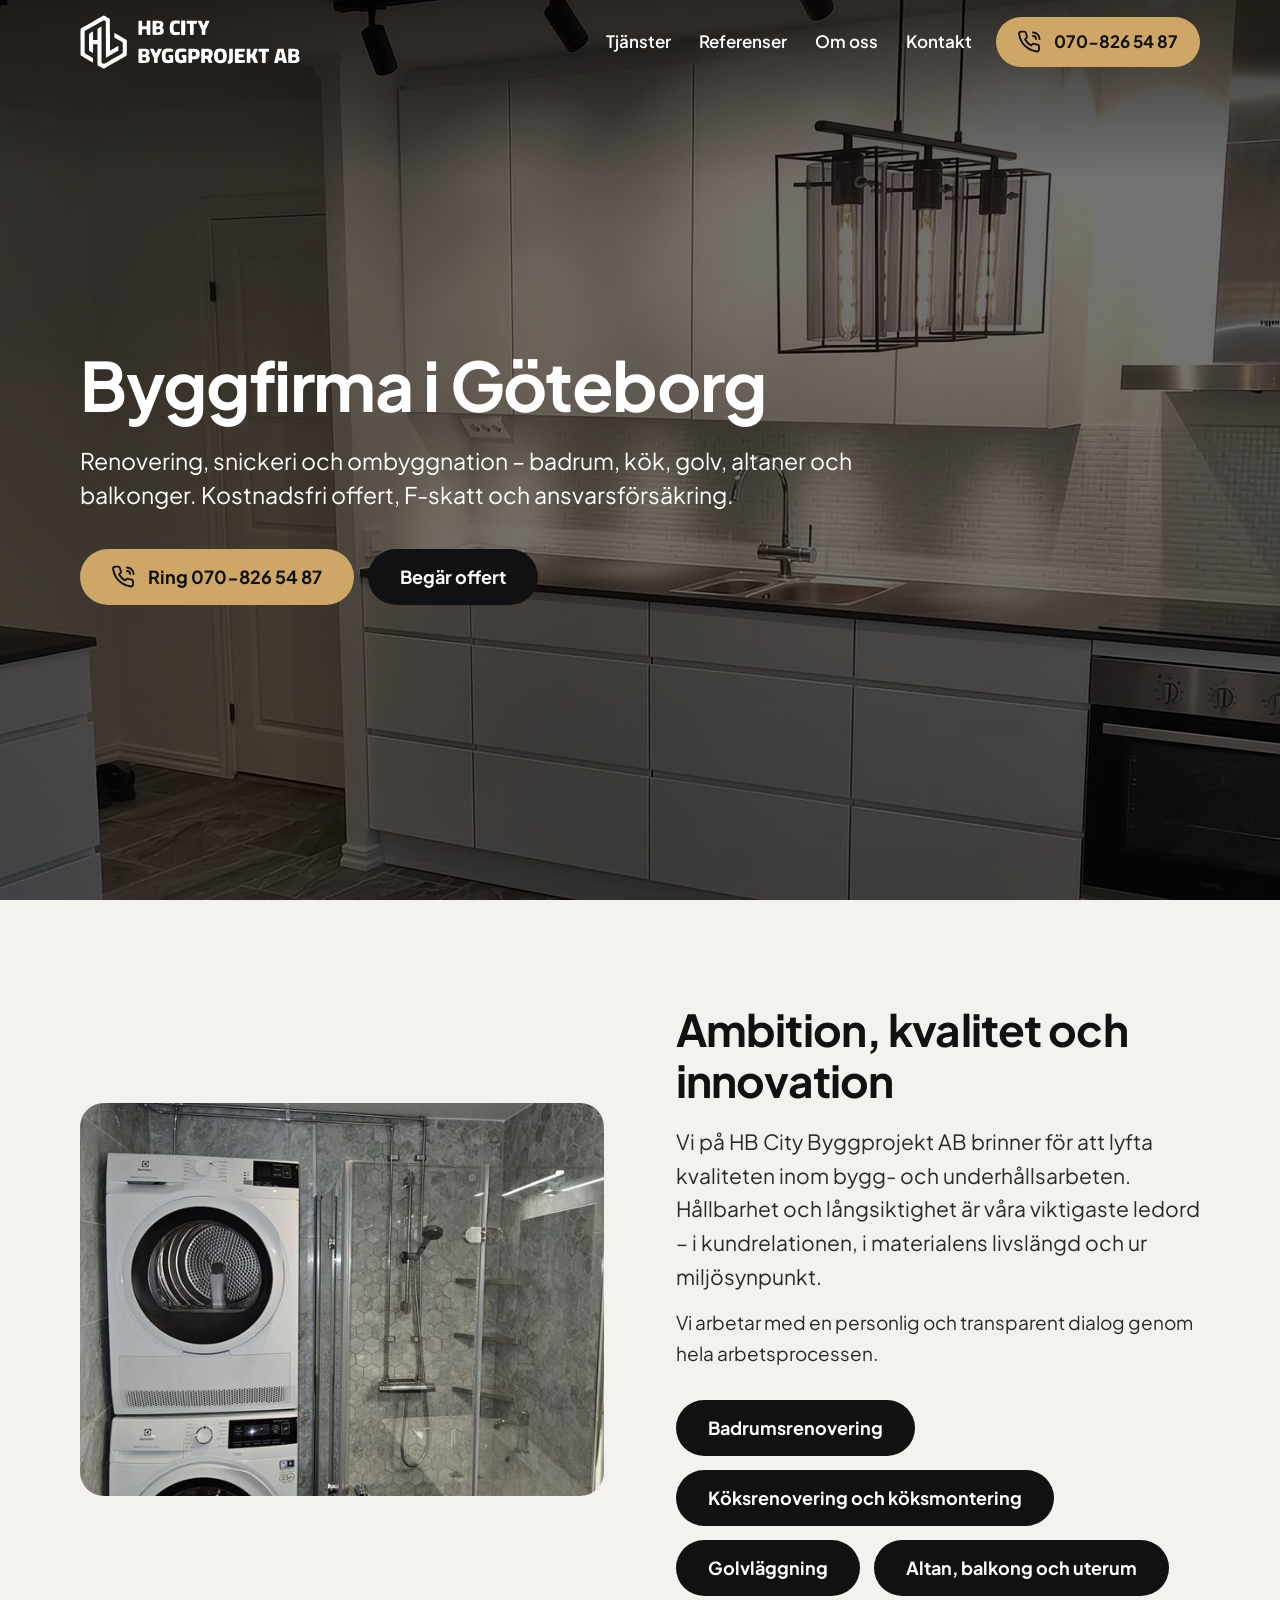
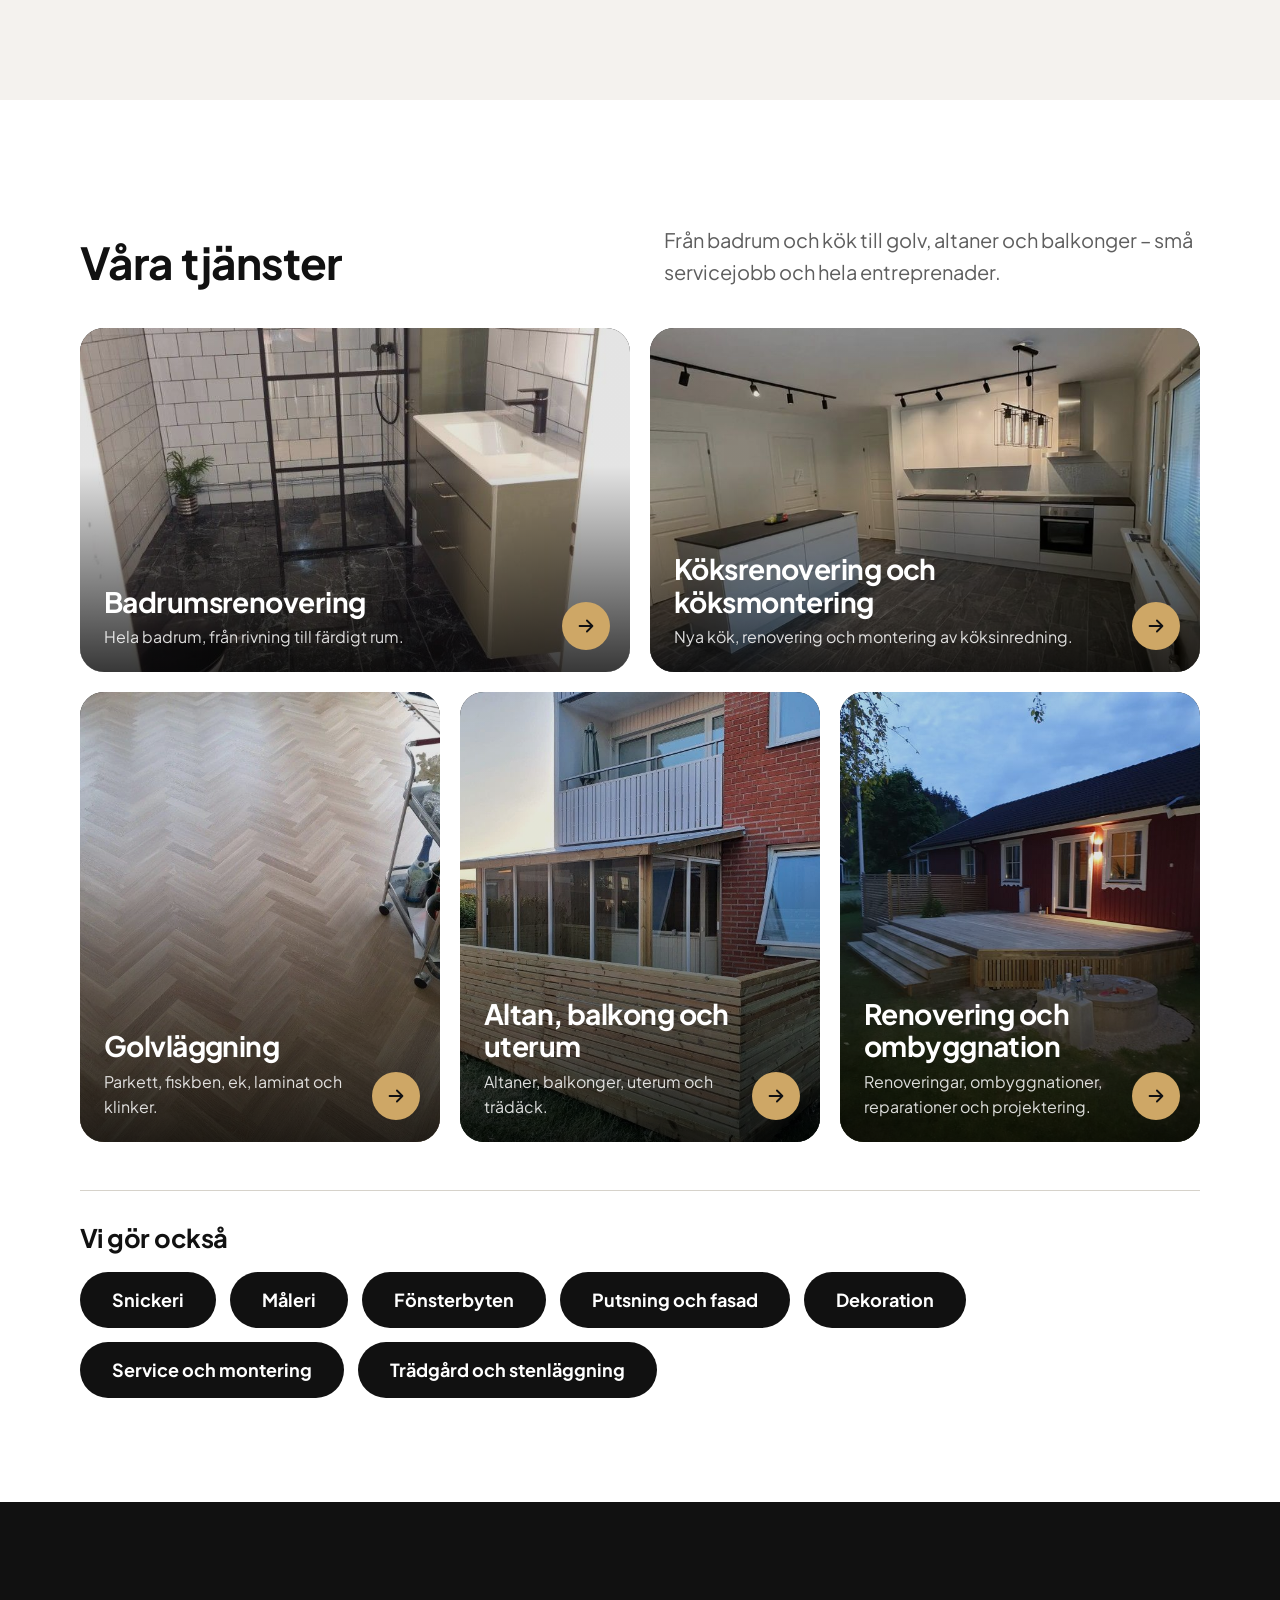
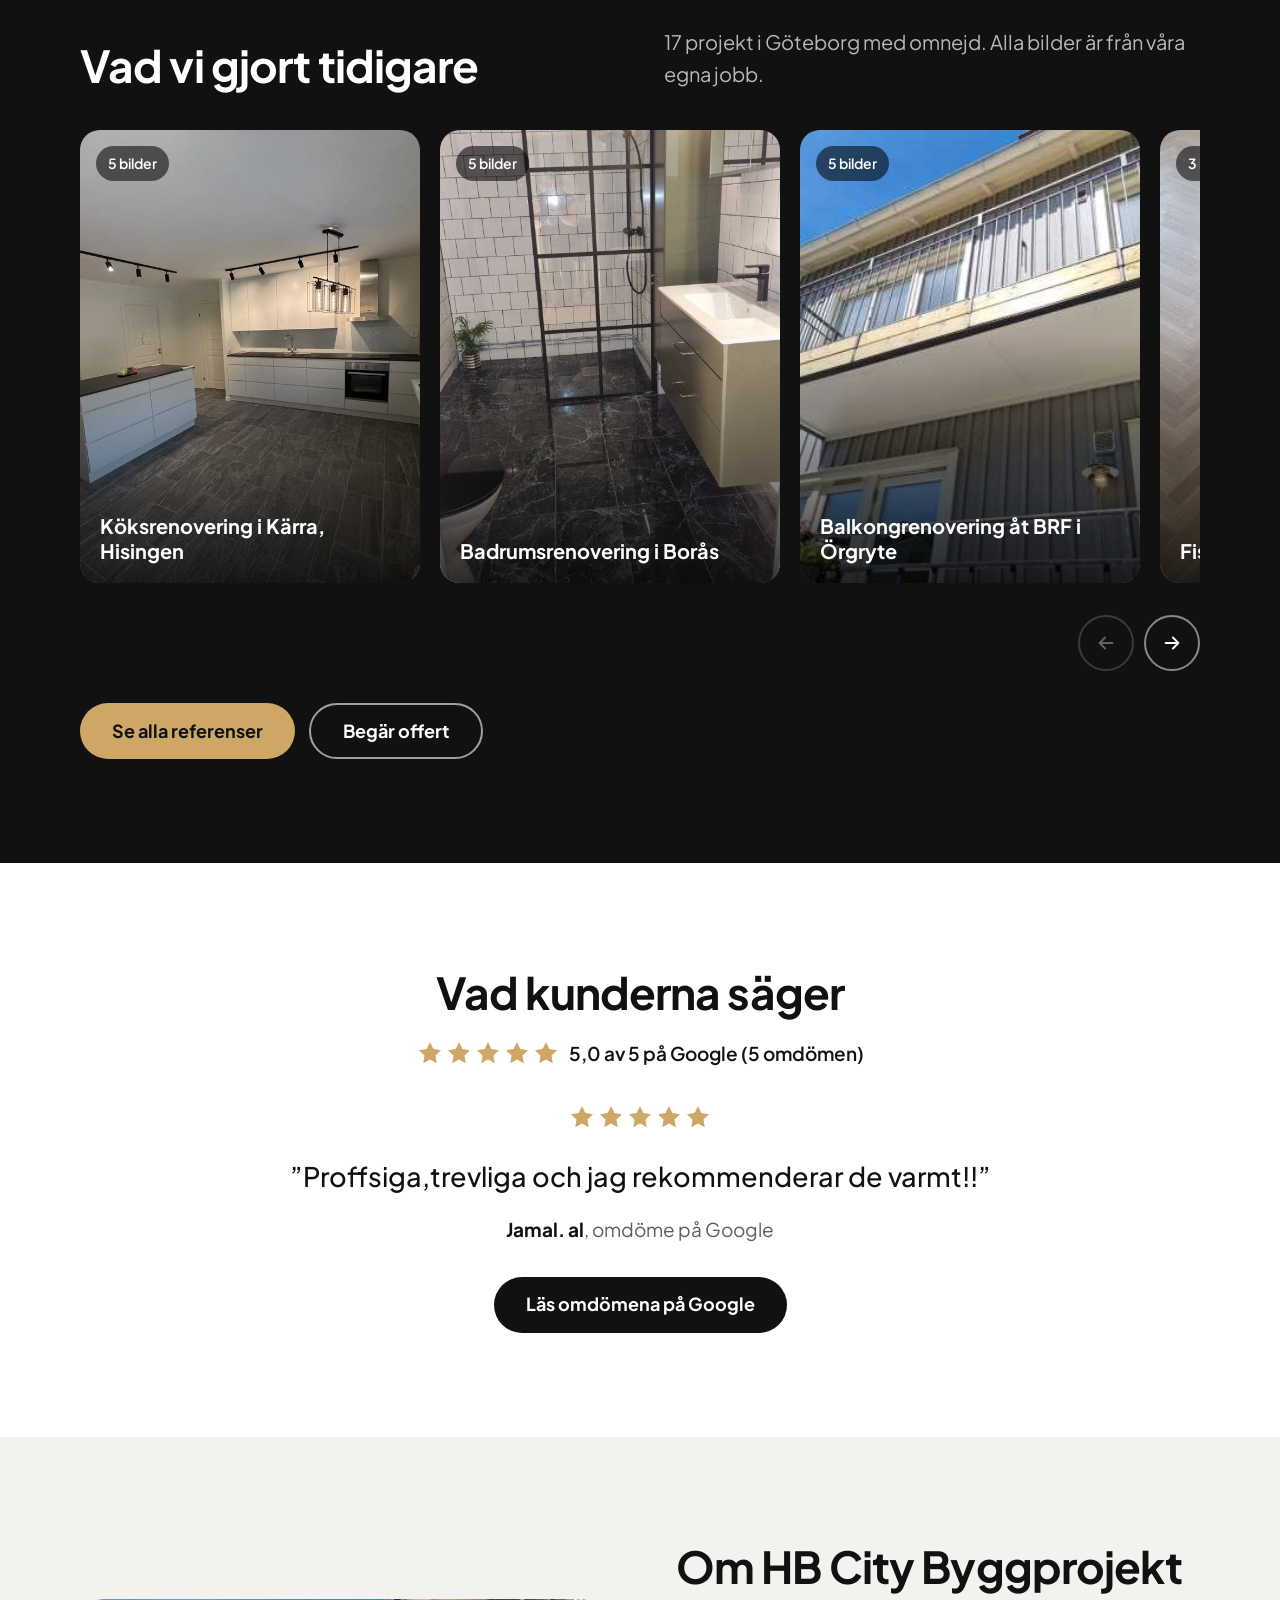
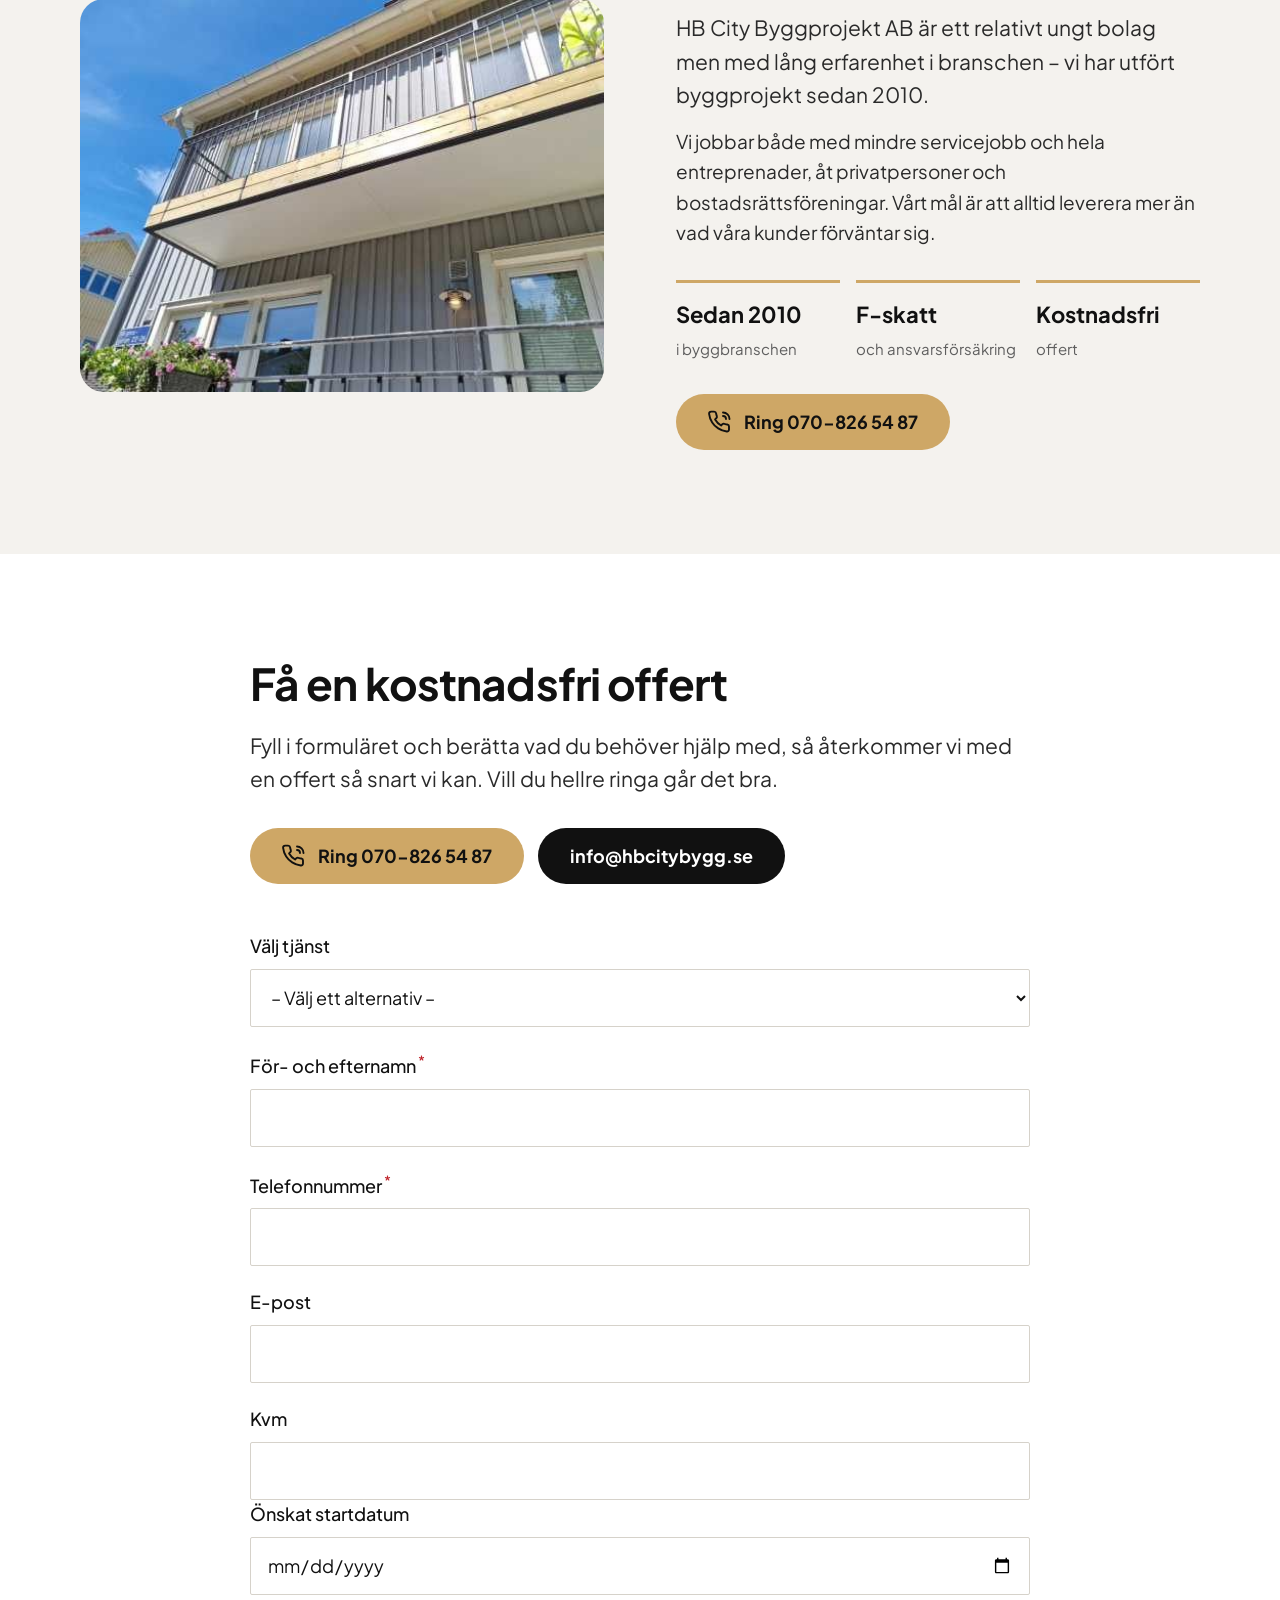
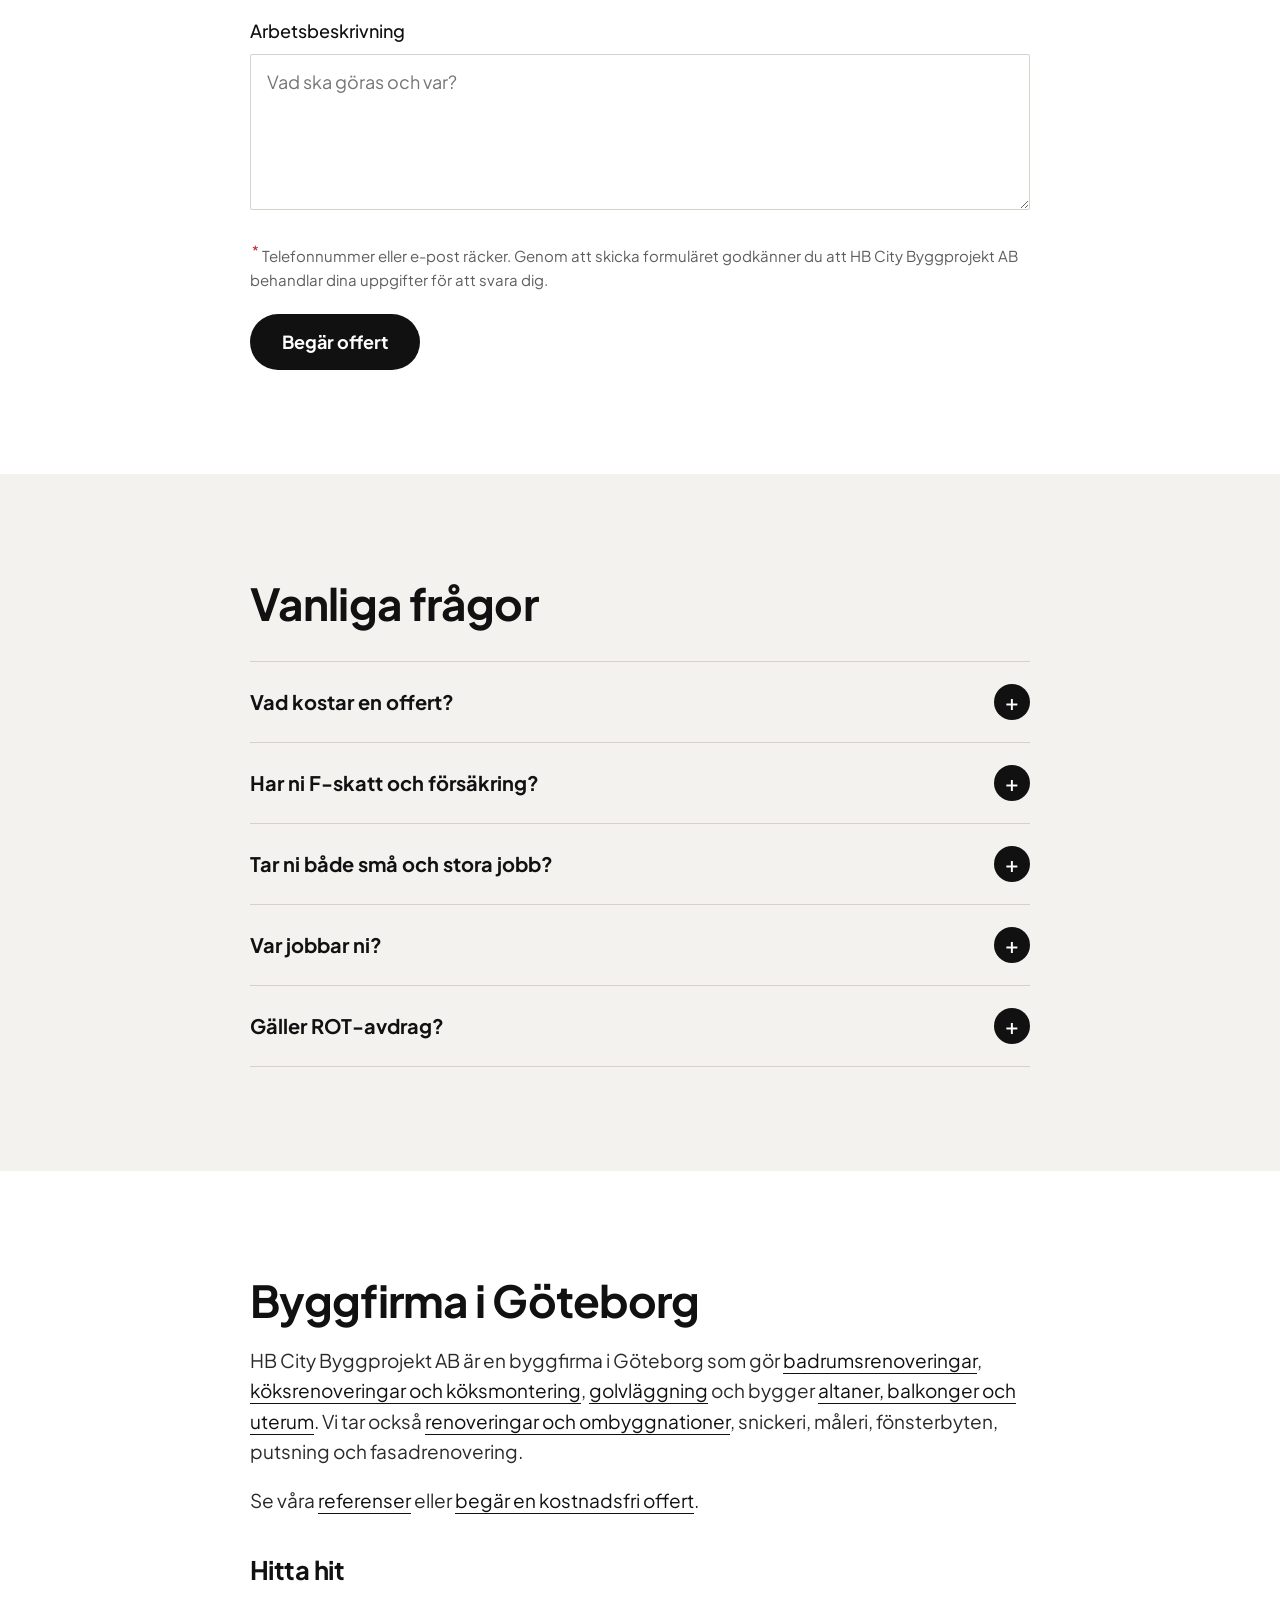
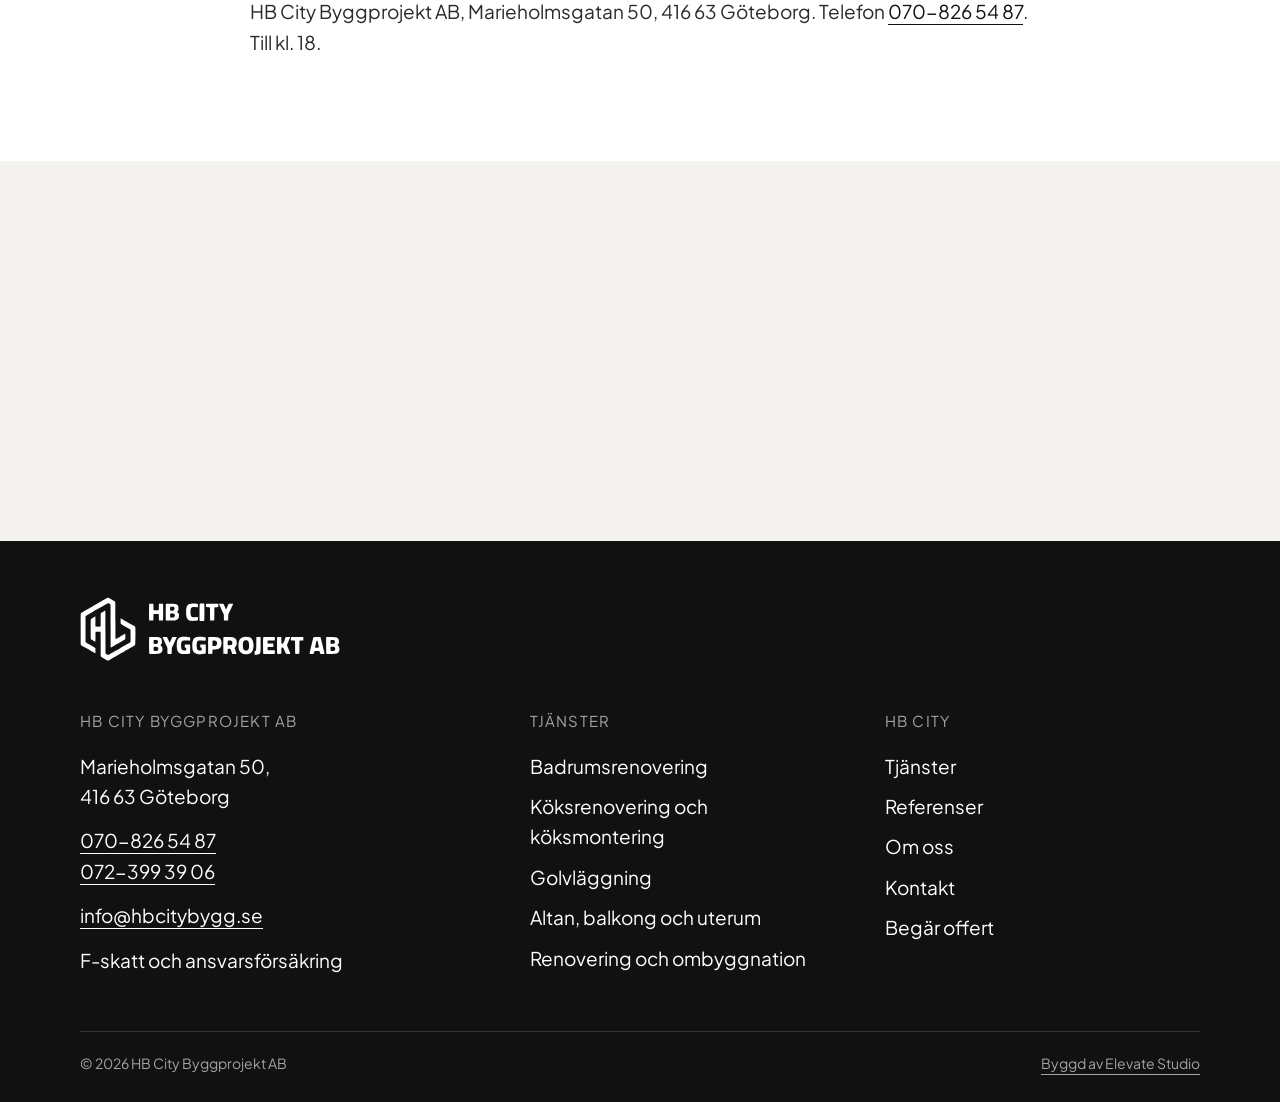
<file: docs/index.html>
<!doctype html>
<html lang="sv">
<head>
<meta charset="utf-8">
<meta name="viewport" content="width=device-width,initial-scale=1,viewport-fit=cover">
<title>Byggfirma i Göteborg – renovering, badrum, kök, golv | HB City Byggprojekt AB</title>
<meta name="description" content="HB City Byggprojekt AB är en byggfirma i Göteborg: badrumsrenovering, köksrenovering, golvläggning, altaner och balkonger. F-skatt, ansvarsförsäkring och kostnadsfri offert.">
<link rel="canonical" href="https://elevatestudio018.github.io/HB-preview/">
<meta property="og:type" content="website">
<meta property="og:locale" content="sv_SE">
<meta property="og:site_name" content="HB City Byggprojekt AB">
<meta property="og:title" content="Byggfirma i Göteborg – renovering, badrum, kök, golv | HB City Byggprojekt AB">
<meta property="og:description" content="HB City Byggprojekt AB är en byggfirma i Göteborg: badrumsrenovering, köksrenovering, golvläggning, altaner och balkonger. F-skatt, ansvarsförsäkring och kostnadsfri offert.">
<meta property="og:image" content="https://elevatestudio018.github.io/HB-preview/img/kok-karra-5.jpg">
<meta name="theme-color" content="#111111">
<link rel="preconnect" href="https://fonts.googleapis.com"><link rel="preconnect" href="https://fonts.gstatic.com" crossorigin>
<link rel="stylesheet" href="https://fonts.googleapis.com/css2?family=Plus+Jakarta+Sans:wght@400;500;600;700;800&display=swap">
<link rel="stylesheet" href="assets/site.css">
<link rel="icon" href="img/favicon.svg" type="image/svg+xml">
<script type="application/ld+json">{"@context": "https://schema.org", "@type": "HomeAndConstructionBusiness", "name": "HB City Byggprojekt AB", "url": "https://elevatestudio018.github.io/HB-preview/", "telephone": "+46708265487", "email": "info@hbcitybygg.se", "image": "https://elevatestudio018.github.io/HB-preview/img/kok-karra-5.jpg", "address": {"@type": "PostalAddress", "streetAddress": "Marieholmsgatan 50", "postalCode": "41663", "addressLocality": "Göteborg", "addressCountry": "SE"}, "areaServed": {"@type": "City", "name": "Göteborg"}}</script>
</head>
<body class="home">
<a class="skip" href="#main">Hoppa till innehållet</a>
<header class="head">
  <div class="wrap bar">
    <a class="logo" href="index.html" aria-label="HB City Byggprojekt AB, till startsidan"><img class="logo-img" src="img/hb-city-logo.svg" alt="HB City Byggprojekt AB" width="783" height="193"></a>
    <nav class="nav" aria-label="Huvudmeny"><a href="index.html#tjanster">Tjänster</a><a href="referenser.html">Referenser</a><a href="index.html#om-oss">Om oss</a><a href="index.html#kontakt">Kontakt</a></nav>
    <a class="pill pill-gold head-call" href="tel:+46708265487"><svg class="pi" viewBox="0 0 24 24" fill="none" stroke="currentColor" stroke-width="1.9" stroke-linecap="round" stroke-linejoin="round" aria-hidden="true"><path d="M21 16.5v3a2 2 0 0 1-2.2 2 19.8 19.8 0 0 1-8.6-3.1 19.5 19.5 0 0 1-6-6A19.8 19.8 0 0 1 1.1 3.8 2 2 0 0 1 3.1 1.6h3a2 2 0 0 1 2 1.7c.1 1 .4 1.9.7 2.8a2 2 0 0 1-.5 2.1L7.1 9.5a16 16 0 0 0 6 6l1.3-1.3a2 2 0 0 1 2.1-.4c.9.3 1.8.6 2.8.7a2 2 0 0 1 1.7 2z"/><path d="M15 2.5a6.5 6.5 0 0 1 6.5 6.5M15 6a3 3 0 0 1 3 3"/></svg><span>070-826 54 87</span></a>
    <a class="round round-gold head-round" href="tel:+46708265487" aria-label="Ring 070-826 54 87"><svg class="pi" viewBox="0 0 24 24" fill="none" stroke="currentColor" stroke-width="1.9" stroke-linecap="round" stroke-linejoin="round" aria-hidden="true"><path d="M21 16.5v3a2 2 0 0 1-2.2 2 19.8 19.8 0 0 1-8.6-3.1 19.5 19.5 0 0 1-6-6A19.8 19.8 0 0 1 1.1 3.8 2 2 0 0 1 3.1 1.6h3a2 2 0 0 1 2 1.7c.1 1 .4 1.9.7 2.8a2 2 0 0 1-.5 2.1L7.1 9.5a16 16 0 0 0 6 6l1.3-1.3a2 2 0 0 1 2.1-.4c.9.3 1.8.6 2.8.7a2 2 0 0 1 1.7 2z"/><path d="M15 2.5a6.5 6.5 0 0 1 6.5 6.5M15 6a3 3 0 0 1 3 3"/></svg></a>
    <button class="burger" id="menuBtn" type="button" aria-expanded="false" aria-controls="menu" aria-label="Meny"><span></span><span></span></button>
  </div>
  <nav class="menu" id="menu" aria-label="Meny" hidden>
    <div class="wrap">
      <ul class="menu-main"><li><a href="index.html#tjanster">Tjänster</a></li><li><a href="referenser.html">Referenser</a></li><li><a href="index.html#om-oss">Om oss</a></li><li><a href="index.html#kontakt">Kontakt</a></li><li><a href="index.html#offert">Begär offert</a></li></ul>
      <p class="menu-h">Tjänster</p><ul class="menu-svc"><li><a href="tjanst-badrum.html">Badrumsrenovering</a></li><li><a href="tjanst-kok.html">Köksrenovering och köksmontering</a></li><li><a href="tjanst-golv.html">Golvläggning</a></li><li><a href="tjanst-altan-balkong.html">Altan, balkong och uterum</a></li><li><a href="tjanst-renovering.html">Renovering och ombyggnation</a></li></ul>
      <a class="pill pill-gold" href="tel:+46708265487"><svg class="pi" viewBox="0 0 24 24" fill="none" stroke="currentColor" stroke-width="1.9" stroke-linecap="round" stroke-linejoin="round" aria-hidden="true"><path d="M21 16.5v3a2 2 0 0 1-2.2 2 19.8 19.8 0 0 1-8.6-3.1 19.5 19.5 0 0 1-6-6A19.8 19.8 0 0 1 1.1 3.8 2 2 0 0 1 3.1 1.6h3a2 2 0 0 1 2 1.7c.1 1 .4 1.9.7 2.8a2 2 0 0 1-.5 2.1L7.1 9.5a16 16 0 0 0 6 6l1.3-1.3a2 2 0 0 1 2.1-.4c.9.3 1.8.6 2.8.7a2 2 0 0 1 1.7 2z"/><path d="M15 2.5a6.5 6.5 0 0 1 6.5 6.5M15 6a3 3 0 0 1 3 3"/></svg><span>Ring 070-826 54 87</span></a>
    </div>
  </nav>
</header>
<main id="main">
<section class="hero" aria-labelledby="hero-h">
  <div class="hero-ph"><video class="hero-video" autoplay muted loop playsinline webkit-playsinline disablepictureinpicture disableremoteplayback preload="auto" poster="img/hero-poster.jpg" tabindex="-1" aria-hidden="true"><source src="video/hero-mobil.mp4" type="video/mp4" media="(max-width: 767px)"><source src="video/hero.mp4" type="video/mp4"></video></div>
  <div class="wrap hero-in">
    <h1 id="hero-h">Byggfirma i Göteborg</h1>
    <p>Renovering, snickeri och ombyggnation – badrum, kök, golv, altaner och balkonger. Kostnadsfri offert, F-skatt och ansvarsförsäkring.</p>
    <div class="btns"><a class="pill pill-gold" href="tel:+46708265487"><svg class="pi" viewBox="0 0 24 24" fill="none" stroke="currentColor" stroke-width="1.9" stroke-linecap="round" stroke-linejoin="round" aria-hidden="true"><path d="M21 16.5v3a2 2 0 0 1-2.2 2 19.8 19.8 0 0 1-8.6-3.1 19.5 19.5 0 0 1-6-6A19.8 19.8 0 0 1 1.1 3.8 2 2 0 0 1 3.1 1.6h3a2 2 0 0 1 2 1.7c.1 1 .4 1.9.7 2.8a2 2 0 0 1-.5 2.1L7.1 9.5a16 16 0 0 0 6 6l1.3-1.3a2 2 0 0 1 2.1-.4c.9.3 1.8.6 2.8.7a2 2 0 0 1 1.7 2z"/><path d="M15 2.5a6.5 6.5 0 0 1 6.5 6.5M15 6a3 3 0 0 1 3 3"/></svg><span>Ring 070-826 54 87</span></a><a class="pill pill-dark" href="#offert">Begär offert</a></div>
  </div>
</section>

<section class="sec tint" aria-labelledby="intro-h">
  <div class="wrap split">
    <figure class="ph"><img src="img/badrum-guldheden-3.jpg" srcset="img/badrum-guldheden-3-s.jpg 800w, img/badrum-guldheden-3.jpg 1600w" sizes="(min-width: 960px) 50vw, 100vw" alt="Renoverat badrum i Guldheden, Göteborg" loading="lazy" decoding="async" style="object-position:50% 50%"></figure>
    <div>
      <h2 id="intro-h">Ambition, kvalitet och innovation</h2>
      <p class="lead">Vi på HB City Byggprojekt AB brinner för att lyfta kvaliteten inom bygg- och underhållsarbeten. Hållbarhet och långsiktighet är våra viktigaste ledord – i kundrelationen, i materialens livslängd och ur miljösynpunkt.</p>
      <p>Vi arbetar med en personlig och transparent dialog genom hela arbetsprocessen.</p>
      <div class="btns"><a class="pill pill-dark" href="tjanst-badrum.html">Badrumsrenovering</a> <a class="pill pill-dark" href="tjanst-kok.html">Köksrenovering och köksmontering</a> <a class="pill pill-dark" href="tjanst-golv.html">Golvläggning</a> <a class="pill pill-dark" href="tjanst-altan-balkong.html">Altan, balkong och uterum</a></div>
    </div>
  </div>
</section>

<section class="sec" id="tjanster" aria-labelledby="tj-h">
  <div class="wrap">
    <div class="sec-head"><h2 id="tj-h">Våra tjänster</h2><p>Från badrum och kök till golv, altaner och balkonger – små servicejobb och hela entreprenader.</p></div>
    <ul class="tiles"><li class="tile big"><a href="tjanst-badrum.html"><img src="img/badrum-boras-3.jpg" srcset="img/badrum-boras-3-s.jpg 800w, img/badrum-boras-3.jpg 1600w" sizes="(min-width: 1100px) 50vw, 100vw" alt="" loading="lazy" decoding="async" style="object-position:50% 50%"><span class="tile-txt"><b>Badrumsrenovering</b><span>Hela badrum, från rivning till färdigt rum.</span></span><span class="tile-go"><svg viewBox="0 0 24 24" fill="none" stroke="currentColor" stroke-width="2" stroke-linecap="round" stroke-linejoin="round" aria-hidden="true"><path d="M5 12h14M13 6l6 6-6 6"/></svg></span></a></li><li class="tile big"><a href="tjanst-kok.html"><img src="img/kok-karra-5.jpg" srcset="img/kok-karra-5-s.jpg 800w, img/kok-karra-5.jpg 1600w" sizes="(min-width: 1100px) 50vw, 100vw" alt="" loading="lazy" decoding="async" style="object-position:50% 50%"><span class="tile-txt"><b>Köksrenovering och köksmontering</b><span>Nya kök, renovering och montering av köksinredning.</span></span><span class="tile-go"><svg viewBox="0 0 24 24" fill="none" stroke="currentColor" stroke-width="2" stroke-linecap="round" stroke-linejoin="round" aria-hidden="true"><path d="M5 12h14M13 6l6 6-6 6"/></svg></span></a></li><li class="tile"><a href="tjanst-golv.html"><img src="img/fiskben-falkenberg-3.jpg" srcset="img/fiskben-falkenberg-3-s.jpg 800w, img/fiskben-falkenberg-3.jpg 1600w" sizes="(min-width: 1100px) 33vw, 100vw" alt="" loading="lazy" decoding="async" style="object-position:50% 50%"><span class="tile-txt"><b>Golvläggning</b><span>Parkett, fiskben, ek, laminat och klinker.</span></span><span class="tile-go"><svg viewBox="0 0 24 24" fill="none" stroke="currentColor" stroke-width="2" stroke-linecap="round" stroke-linejoin="round" aria-hidden="true"><path d="M5 12h14M13 6l6 6-6 6"/></svg></span></a></li><li class="tile"><a href="tjanst-altan-balkong.html"><img src="img/uterum-vanersborg-4.jpg" srcset="img/uterum-vanersborg-4-s.jpg 800w, img/uterum-vanersborg-4.jpg 1600w" sizes="(min-width: 1100px) 33vw, 100vw" alt="" loading="lazy" decoding="async" style="object-position:50% 50%"><span class="tile-txt"><b>Altan, balkong och uterum</b><span>Altaner, balkonger, uterum och trädäck.</span></span><span class="tile-go"><svg viewBox="0 0 24 24" fill="none" stroke="currentColor" stroke-width="2" stroke-linecap="round" stroke-linejoin="round" aria-hidden="true"><path d="M5 12h14M13 6l6 6-6 6"/></svg></span></a></li><li class="tile"><a href="tjanst-renovering.html"><img src="img/altan-ucklum-1.jpg" srcset="img/altan-ucklum-1-s.jpg 800w, img/altan-ucklum-1.jpg 1600w" sizes="(min-width: 1100px) 33vw, 100vw" alt="" loading="lazy" decoding="async" style="object-position:50% 50%"><span class="tile-txt"><b>Renovering och ombyggnation</b><span>Renoveringar, ombyggnationer, reparationer och projektering.</span></span><span class="tile-go"><svg viewBox="0 0 24 24" fill="none" stroke="currentColor" stroke-width="2" stroke-linecap="round" stroke-linejoin="round" aria-hidden="true"><path d="M5 12h14M13 6l6 6-6 6"/></svg></span></a></li></ul>
    <div class="also"><h3>Vi gör också</h3><div class="btns"><a class="pill pill-dark" href="index.html?typ=Snickeri#offert">Snickeri</a><a class="pill pill-dark" href="index.html?typ=M%C3%A5leri#offert">Måleri</a><a class="pill pill-dark" href="index.html?typ=F%C3%B6nsterbyten#offert">Fönsterbyten</a><a class="pill pill-dark" href="index.html?typ=Putsning+och+fasad#offert">Putsning och fasad</a><a class="pill pill-dark" href="index.html?typ=Dekoration#offert">Dekoration</a><a class="pill pill-dark" href="index.html?typ=Service+och+montering#offert">Service och montering</a><a class="pill pill-dark" href="index.html?typ=Tr%C3%A4dg%C3%A5rd+och+stenl%C3%A4ggning#offert">Trädgård och stenläggning</a></div></div>
  </div>
</section>

<section class="sec dark" id="referenser" aria-labelledby="ref-h">
  <div class="wrap">
    <div class="sec-head"><h2 id="ref-h">Vad vi gjort tidigare</h2><p>17 projekt i Göteborg med omnejd. Alla bilder är från våra egna jobb.</p></div>
    <div class="slider">
      <ul class="slides" id="slides" tabindex="0" aria-label="Referensprojekt"><li class="slide"><a href="referenser.html#kok-karra"><img src="img/kok-karra-5.jpg" srcset="img/kok-karra-5-s.jpg 800w, img/kok-karra-5.jpg 1600w" sizes="(min-width: 760px) 360px, 80vw" alt="" loading="lazy" decoding="async" style="object-position:50% 50%"><span class="slide-n">5 bilder</span><span class="slide-t">Köksrenovering i Kärra, Hisingen</span></a></li><li class="slide"><a href="referenser.html#badrum-boras"><img src="img/badrum-boras-3.jpg" srcset="img/badrum-boras-3-s.jpg 800w, img/badrum-boras-3.jpg 1600w" sizes="(min-width: 760px) 360px, 80vw" alt="" loading="lazy" decoding="async" style="object-position:50% 50%"><span class="slide-n">5 bilder</span><span class="slide-t">Badrumsrenovering i Borås</span></a></li><li class="slide"><a href="referenser.html#balkong-orgryte"><img src="img/balkong-orgryte-1.jpg" srcset="img/balkong-orgryte-1-s.jpg 800w, img/balkong-orgryte-1.jpg 1600w" sizes="(min-width: 760px) 360px, 80vw" alt="" loading="lazy" decoding="async" style="object-position:50% 50%"><span class="slide-n">5 bilder</span><span class="slide-t">Balkongrenovering åt BRF i Örgryte</span></a></li><li class="slide"><a href="referenser.html#fiskben-falkenberg"><img src="img/fiskben-falkenberg-3.jpg" srcset="img/fiskben-falkenberg-3-s.jpg 800w, img/fiskben-falkenberg-3.jpg 1600w" sizes="(min-width: 760px) 360px, 80vw" alt="" loading="lazy" decoding="async" style="object-position:50% 50%"><span class="slide-n">3 bilder</span><span class="slide-t">Fiskbensparkett i Falkenberg</span></a></li><li class="slide"><a href="referenser.html#uterum-vanersborg"><img src="img/uterum-vanersborg-4.jpg" srcset="img/uterum-vanersborg-4-s.jpg 800w, img/uterum-vanersborg-4.jpg 1600w" sizes="(min-width: 760px) 360px, 80vw" alt="" loading="lazy" decoding="async" style="object-position:50% 50%"><span class="slide-n">5 bilder</span><span class="slide-t">Bygge av uterum i Vänersborg</span></a></li><li class="slide"><a href="referenser.html#badrum-guldheden"><img src="img/badrum-guldheden-3.jpg" srcset="img/badrum-guldheden-3-s.jpg 800w, img/badrum-guldheden-3.jpg 1600w" sizes="(min-width: 760px) 360px, 80vw" alt="" loading="lazy" decoding="async" style="object-position:50% 50%"><span class="slide-n">5 bilder</span><span class="slide-t">Badrumsrenovering 5 kvm i Guldheden, Göteborg</span></a></li><li class="slide"><a href="referenser.html#badrum-karra"><img src="img/badrum-karra-1.jpg" srcset="img/badrum-karra-1-s.jpg 800w, img/badrum-karra-1.jpg 1600w" sizes="(min-width: 760px) 360px, 80vw" alt="" loading="lazy" decoding="async" style="object-position:50% 50%"><span class="slide-n">4 bilder</span><span class="slide-t">Badrumsrenovering i Kärra, Hisingen</span></a></li><li class="slide"><a href="referenser.html#badrum-majorna"><img src="img/badrum-majorna-1.jpg" srcset="img/badrum-majorna-1-s.jpg 800w, img/badrum-majorna-1.jpg 1600w" sizes="(min-width: 760px) 360px, 80vw" alt="" loading="lazy" decoding="async" style="object-position:50% 50%"><span class="slide-n">4 bilder</span><span class="slide-t">Badrumsrenovering 4 kvm i Majorna</span></a></li><li class="slide"><a href="referenser.html#kok-kortedala"><img src="img/kok-kortedala-3.jpg" srcset="img/kok-kortedala-3-s.jpg 800w, img/kok-kortedala-3.jpg 1600w" sizes="(min-width: 760px) 360px, 80vw" alt="" loading="lazy" decoding="async" style="object-position:50% 50%"><span class="slide-n">5 bilder</span><span class="slide-t">Köksrenovering i Kortedala</span></a></li><li class="slide"><a href="referenser.html#kok-johanneberg"><img src="img/kok-johanneberg-3.jpg" srcset="img/kok-johanneberg-3-s.jpg 800w, img/kok-johanneberg-3.jpg 1600w" sizes="(min-width: 760px) 360px, 80vw" alt="" loading="lazy" decoding="async" style="object-position:50% 50%"><span class="slide-n">5 bilder</span><span class="slide-t">Köksrenovering i Johanneberg</span></a></li><li class="slide"><a href="referenser.html#kok-smogen"><img src="img/kok-smogen-1.jpg" srcset="img/kok-smogen-1-s.jpg 800w, img/kok-smogen-1.jpg 1600w" sizes="(min-width: 760px) 360px, 80vw" alt="" loading="lazy" decoding="async" style="object-position:50% 50%"><span class="slide-n">2 bilder</span><span class="slide-t">Köksmontering i Smögen</span></a></li><li class="slide"><a href="referenser.html#altan-ucklum"><img src="img/altan-ucklum-1.jpg" srcset="img/altan-ucklum-1-s.jpg 800w, img/altan-ucklum-1.jpg 1600w" sizes="(min-width: 760px) 360px, 80vw" alt="" loading="lazy" decoding="async" style="object-position:50% 50%"><span class="slide-n">3 bilder</span><span class="slide-t">Altan 43 kvm i Ucklum, Stenungsund</span></a></li><li class="slide"><a href="referenser.html#jacuzzi-vanersborg"><img src="img/jacuzzi-vanersborg-1.jpg" srcset="img/jacuzzi-vanersborg-1-s.jpg 800w, img/jacuzzi-vanersborg-1.jpg 1600w" sizes="(min-width: 760px) 360px, 80vw" alt="" loading="lazy" decoding="async" style="object-position:50% 50%"><span class="slide-n">2 bilder</span><span class="slide-t">Bygge av jacuzzi i Vänersborg</span></a></li><li class="slide"><a href="referenser.html#fiskben-goteborg"><img src="img/fiskben-goteborg-1.jpg" srcset="img/fiskben-goteborg-1-s.jpg 800w, img/fiskben-goteborg-1.jpg 1600w" sizes="(min-width: 760px) 360px, 80vw" alt="" loading="lazy" decoding="async" style="object-position:50% 50%"><span class="slide-n">4 bilder</span><span class="slide-t">Fiskbensparkett i Göteborg</span></a></li><li class="slide"><a href="referenser.html#golv-hovas"><img src="img/golv-hovas-5.jpg" srcset="img/golv-hovas-5-s.jpg 800w, img/golv-hovas-5.jpg 1600w" sizes="(min-width: 760px) 360px, 80vw" alt="" loading="lazy" decoding="async" style="object-position:50% 50%"><span class="slide-n">5 bilder</span><span class="slide-t">Golvläggning, parkett och klinker 40 kvm i Hovås</span></a></li><li class="slide"><a href="referenser.html#golv-ek-laminat"><img src="img/golv-ek-laminat-1.jpg" srcset="img/golv-ek-laminat-1-s.jpg 800w, img/golv-ek-laminat-1.jpg 1600w" sizes="(min-width: 760px) 360px, 80vw" alt="" loading="lazy" decoding="async" style="object-position:50% 50%"><span class="slide-n">7 bilder</span><span class="slide-t">Golvläggning i ek och laminat</span></a></li><li class="slide"><a href="referenser.html#sten-goteborg"><img src="img/sten-goteborg-1.jpg" srcset="img/sten-goteborg-1-s.jpg 800w, img/sten-goteborg-1.jpg 1600w" sizes="(min-width: 760px) 360px, 80vw" alt="" loading="lazy" decoding="async" style="object-position:50% 50%"><span class="slide-n">3 bilder</span><span class="slide-t">Trädgårdsarbete, stenläggning i Göteborg</span></a></li></ul>
      <div class="slider-nav"><button class="round round-line" type="button" data-slide="-1" aria-label="Föregående projekt"><svg viewBox="0 0 24 24" fill="none" stroke="currentColor" stroke-width="2" stroke-linecap="round" stroke-linejoin="round" aria-hidden="true"><path d="M5 12h14M13 6l6 6-6 6"/></svg></button><button class="round round-line" type="button" data-slide="1" aria-label="Nästa projekt"><svg viewBox="0 0 24 24" fill="none" stroke="currentColor" stroke-width="2" stroke-linecap="round" stroke-linejoin="round" aria-hidden="true"><path d="M5 12h14M13 6l6 6-6 6"/></svg></button></div>
    </div>
    <div class="btns"><a class="pill pill-gold" href="referenser.html">Se alla referenser</a><a class="pill pill-outline" href="#offert">Begär offert</a></div>
  </div>
</section>

<section class="sec" aria-labelledby="rv-h">
  <div class="wrap narrow center">
    <h2 id="rv-h">Vad kunderna säger</h2>
    <p class="rating"><span class="stars" role="img" aria-label="5 av 5 stjärnor"><svg viewBox="0 0 20 20" aria-hidden="true"><path d="m10 1.6 2.6 5.4 5.9.8-4.3 4.1 1 5.9L10 15l-5.2 2.8 1-5.9L1.5 7.8l5.9-.8z"/></svg><svg viewBox="0 0 20 20" aria-hidden="true"><path d="m10 1.6 2.6 5.4 5.9.8-4.3 4.1 1 5.9L10 15l-5.2 2.8 1-5.9L1.5 7.8l5.9-.8z"/></svg><svg viewBox="0 0 20 20" aria-hidden="true"><path d="m10 1.6 2.6 5.4 5.9.8-4.3 4.1 1 5.9L10 15l-5.2 2.8 1-5.9L1.5 7.8l5.9-.8z"/></svg><svg viewBox="0 0 20 20" aria-hidden="true"><path d="m10 1.6 2.6 5.4 5.9.8-4.3 4.1 1 5.9L10 15l-5.2 2.8 1-5.9L1.5 7.8l5.9-.8z"/></svg><svg viewBox="0 0 20 20" aria-hidden="true"><path d="m10 1.6 2.6 5.4 5.9.8-4.3 4.1 1 5.9L10 15l-5.2 2.8 1-5.9L1.5 7.8l5.9-.8z"/></svg></span> <span>5,0 av 5 på Google (5 omdömen)</span></p>
    <figure class="review center"><span class="stars" role="img" aria-label="5 av 5 stjärnor"><svg viewBox="0 0 20 20" aria-hidden="true"><path d="m10 1.6 2.6 5.4 5.9.8-4.3 4.1 1 5.9L10 15l-5.2 2.8 1-5.9L1.5 7.8l5.9-.8z"/></svg><svg viewBox="0 0 20 20" aria-hidden="true"><path d="m10 1.6 2.6 5.4 5.9.8-4.3 4.1 1 5.9L10 15l-5.2 2.8 1-5.9L1.5 7.8l5.9-.8z"/></svg><svg viewBox="0 0 20 20" aria-hidden="true"><path d="m10 1.6 2.6 5.4 5.9.8-4.3 4.1 1 5.9L10 15l-5.2 2.8 1-5.9L1.5 7.8l5.9-.8z"/></svg><svg viewBox="0 0 20 20" aria-hidden="true"><path d="m10 1.6 2.6 5.4 5.9.8-4.3 4.1 1 5.9L10 15l-5.2 2.8 1-5.9L1.5 7.8l5.9-.8z"/></svg><svg viewBox="0 0 20 20" aria-hidden="true"><path d="m10 1.6 2.6 5.4 5.9.8-4.3 4.1 1 5.9L10 15l-5.2 2.8 1-5.9L1.5 7.8l5.9-.8z"/></svg></span><blockquote><p>”Proffsiga,trevliga och jag rekommenderar de varmt!!”</p></blockquote><figcaption><b>Jamal. al</b>, omdöme på Google</figcaption></figure>
    <div class="btns"><a class="pill pill-dark" href="https://www.google.com/maps/search/?api=1&query=HB+City+Byggprojekt+AB%2C+Marieholmsgatan+50%2C+416+63+G%C3%B6teborg" target="_blank" rel="noopener">Läs omdömena på Google</a></div>
  </div>
</section>

<section class="sec tint" id="om-oss" aria-labelledby="om-h">
  <div class="wrap split">
    <figure class="ph"><img src="img/balkong-orgryte-1.jpg" srcset="img/balkong-orgryte-1-s.jpg 800w, img/balkong-orgryte-1.jpg 1600w" sizes="(min-width: 960px) 50vw, 100vw" alt="Renoverade balkonger åt en BRF i Örgryte" loading="lazy" decoding="async" style="object-position:50% 50%"></figure>
    <div>
      <h2 id="om-h">Om HB City Byggprojekt</h2>
      <p class="lead">HB City Byggprojekt AB är ett relativt ungt bolag men med lång erfarenhet i branschen – vi har utfört byggprojekt sedan 2010.</p>
      <p>Vi jobbar både med mindre servicejobb och hela entreprenader, åt privatpersoner och bostadsrättsföreningar. Vårt mål är att alltid leverera mer än vad våra kunder förväntar sig.</p>
      <ul class="facts">
        <li><b>Sedan 2010</b><span>i byggbranschen</span></li>
        <li><b>F-skatt</b><span>och ansvarsförsäkring</span></li>
        <li><b>Kostnadsfri</b><span>offert</span></li>
      </ul>
      <div class="btns"><a class="pill pill-gold" href="tel:+46708265487"><svg class="pi" viewBox="0 0 24 24" fill="none" stroke="currentColor" stroke-width="1.9" stroke-linecap="round" stroke-linejoin="round" aria-hidden="true"><path d="M21 16.5v3a2 2 0 0 1-2.2 2 19.8 19.8 0 0 1-8.6-3.1 19.5 19.5 0 0 1-6-6A19.8 19.8 0 0 1 1.1 3.8 2 2 0 0 1 3.1 1.6h3a2 2 0 0 1 2 1.7c.1 1 .4 1.9.7 2.8a2 2 0 0 1-.5 2.1L7.1 9.5a16 16 0 0 0 6 6l1.3-1.3a2 2 0 0 1 2.1-.4c.9.3 1.8.6 2.8.7a2 2 0 0 1 1.7 2z"/><path d="M15 2.5a6.5 6.5 0 0 1 6.5 6.5M15 6a3 3 0 0 1 3 3"/></svg><span>Ring 070-826 54 87</span></a></div>
    </div>
  </div>
</section>

<section class="sec" id="kontakt" aria-labelledby="kt-h">
  <div class="wrap narrow">
    <h2 id="kt-h">Få en kostnadsfri offert</h2>
    <p class="lead">Fyll i formuläret och berätta vad du behöver hjälp med, så återkommer vi med en offert så snart vi kan. Vill du hellre ringa går det bra.</p>
    <div class="btns"><a class="pill pill-gold" href="tel:+46708265487"><svg class="pi" viewBox="0 0 24 24" fill="none" stroke="currentColor" stroke-width="1.9" stroke-linecap="round" stroke-linejoin="round" aria-hidden="true"><path d="M21 16.5v3a2 2 0 0 1-2.2 2 19.8 19.8 0 0 1-8.6-3.1 19.5 19.5 0 0 1-6-6A19.8 19.8 0 0 1 1.1 3.8 2 2 0 0 1 3.1 1.6h3a2 2 0 0 1 2 1.7c.1 1 .4 1.9.7 2.8a2 2 0 0 1-.5 2.1L7.1 9.5a16 16 0 0 0 6 6l1.3-1.3a2 2 0 0 1 2.1-.4c.9.3 1.8.6 2.8.7a2 2 0 0 1 1.7 2z"/><path d="M15 2.5a6.5 6.5 0 0 1 6.5 6.5M15 6a3 3 0 0 1 3 3"/></svg><span>Ring 070-826 54 87</span></a><a class="pill pill-dark" href="mailto:info@hbcitybygg.se">info@hbcitybygg.se</a></div>
    <div id="offert"><form class="form" id="qform" novalidate data-endpoint="https://formsubmit.co/ajax/elevate.studio018@gmail.com">
  <p class="field"><label for="f-typ">Välj tjänst</label><select id="f-typ" name="Tjänst"><option value="">– Välj ett alternativ –</option><option>Badrumsrenovering</option><option>Köksrenovering och köksmontering</option><option>Golvläggning</option><option>Altan, balkong och uterum</option><option>Renovering och ombyggnation</option><option>Snickeri</option><option>Måleri</option><option>Fönsterbyten</option><option>Putsning och fasad</option><option>Dekoration</option><option>Service och montering</option><option>Trädgård och stenläggning</option><option>Annat</option></select></p>
  <p class="field"><label for="f-namn">För- och efternamn<span class="req" aria-hidden="true">*</span></label><input id="f-namn" name="Namn" autocomplete="name" required><span class="err" id="e-namn" hidden>Skriv ditt namn.</span></p>
  <p class="field"><label for="f-tel">Telefonnummer<span class="req" aria-hidden="true">*</span></label><input id="f-tel" name="Telefon" type="tel" autocomplete="tel"><span class="err" id="e-tel" hidden>Skriv telefonnummer eller e-post.</span></p>
  <p class="field"><label for="f-epost">E-post</label><input id="f-epost" name="E-post" type="email" autocomplete="email"><span class="err" id="e-epost" hidden>Kontrollera e-postadressen.</span></p>
  <div class="f2">
    <p class="field"><label for="f-kvm">Kvm</label><input id="f-kvm" name="Kvm" inputmode="decimal"></p>
    <p class="field"><label for="f-start">Önskat startdatum</label><input id="f-start" name="Önskat startdatum" type="date"></p>
  </div>
  <p class="field"><label for="f-besk">Arbetsbeskrivning</label><textarea id="f-besk" name="Arbetsbeskrivning" rows="5" placeholder="Vad ska göras och var?"></textarea></p>
  <p class="hp" aria-hidden="true"><label for="f-web">Lämna tomt</label><input id="f-web" name="_honey" tabindex="-1" autocomplete="off"></p>
  <p class="small"><span class="req" aria-hidden="true">*</span> Telefonnummer eller e-post räcker. Genom att skicka formuläret godkänner du att HB City Byggprojekt AB behandlar dina uppgifter för att svara dig.</p>
  <p><button class="pill pill-dark" type="submit">Begär offert</button></p>
  <p class="send-err" id="send-err" role="alert" hidden>Det gick inte att skicka just nu. Försök igen, eller ring <a href="tel:+46708265487">070-826 54 87</a>.</p>
</form>
<div class="done" id="qdone" tabindex="-1" hidden>
  <p class="done-h">Tack! Vi har fått din förfrågan.</p>
  <p>Vi återkommer med en offert så snart vi kan. Brådskar det, ring <a href="tel:+46708265487">070-826 54 87</a>.</p>
  <p><button class="link" type="button" id="qagain">Skicka en ny förfrågan</button></p>
</div></div>
  </div>
</section>

<section class="sec tint" id="fragor" aria-labelledby="fq-h">
  <div class="wrap narrow">
    <h2 id="fq-h">Vanliga frågor</h2>
    <div class="faq"><details><summary>Vad kostar en offert?</summary><p>Offerten är kostnadsfri. Fyll i <a href="#offert">formuläret</a> eller ring <a href="tel:+46708265487">070-826 54 87</a>.</p></details><details><summary>Har ni F-skatt och försäkring?</summary><p>Ja. Vi har F-skatt och ansvarsförsäkring.</p></details><details><summary>Tar ni både små och stora jobb?</summary><p>Ja. Vi gör allt från mindre servicejobb till hela entreprenader.</p></details><details><summary>Var jobbar ni?</summary><p>Vi utgår från Göteborg. Vi har gjort jobb i bland annat Stenungsund, Vänersborg, Borås, Falkenberg och Smögen.</p></details><details><summary>Gäller ROT-avdrag?</summary><p>ROT-avdraget gäller arbetskostnaden för många renoveringar och ombyggnader i bostäder. Vi går igenom vad som gäller för ditt jobb i offerten.</p></details></div>
  </div>
</section>

<section class="sec seo" aria-labelledby="seo-h">
  <div class="wrap narrow">
    <h2 id="seo-h">Byggfirma i Göteborg</h2>
    <p>HB City Byggprojekt AB är en byggfirma i Göteborg som gör <a href="tjanst-badrum.html">badrumsrenoveringar</a>, <a href="tjanst-kok.html">köksrenoveringar och köksmontering</a>, <a href="tjanst-golv.html">golvläggning</a> och bygger <a href="tjanst-altan-balkong.html">altaner, balkonger och uterum</a>. Vi tar också <a href="tjanst-renovering.html">renoveringar och ombyggnationer</a>, snickeri, måleri, fönsterbyten, putsning och fasadrenovering.</p>
    <p>Se våra <a href="referenser.html">referenser</a> eller <a href="#offert">begär en kostnadsfri offert</a>.</p>
    <h3>Hitta hit</h3>
    <p>HB City Byggprojekt AB, Marieholmsgatan 50, 416 63 Göteborg. Telefon <a href="tel:+46708265487">070-826 54 87</a>. Till kl. 18.</p>
  </div>
</section>

<section class="map" aria-label="Karta">
  <iframe src="https://www.google.com/maps?q=Marieholmsgatan+50%2C+416+63+G%C3%B6teborg&z=14&hl=sv&output=embed" title="Karta: Marieholmsgatan 50, 416 63 Göteborg" loading="lazy" referrerpolicy="no-referrer-when-downgrade"></iframe>
</section>
</main>
<footer class="foot">
  <div class="wrap">
    <a class="logo" href="index.html" aria-label="HB City Byggprojekt AB, till startsidan"><img class="logo-img" src="img/hb-city-logo.svg" alt="HB City Byggprojekt AB" width="783" height="193"></a>
    <div class="foot-grid">
      <div>
        <p class="foot-h">HB City Byggprojekt AB</p>
        <p>Marieholmsgatan 50,<br>416 63 Göteborg</p>
        <p><a href="tel:+46708265487">070-826 54 87</a><br><a href="tel:+46723993906">072-399 39 06</a></p>
        <p><a href="mailto:info@hbcitybygg.se">info@hbcitybygg.se</a></p>
        <p>F-skatt och ansvarsförsäkring</p>
      </div>
      <div><p class="foot-h">Tjänster</p><ul><li><a href="tjanst-badrum.html">Badrumsrenovering</a></li><li><a href="tjanst-kok.html">Köksrenovering och köksmontering</a></li><li><a href="tjanst-golv.html">Golvläggning</a></li><li><a href="tjanst-altan-balkong.html">Altan, balkong och uterum</a></li><li><a href="tjanst-renovering.html">Renovering och ombyggnation</a></li></ul></div>
      <div><p class="foot-h">HB City</p><ul><li><a href="index.html#tjanster">Tjänster</a></li><li><a href="referenser.html">Referenser</a></li><li><a href="index.html#om-oss">Om oss</a></li><li><a href="index.html#kontakt">Kontakt</a></li><li><a href="index.html#offert">Begär offert</a></li></ul></div>
    </div>
    <div class="foot-end">
      <span>© <span data-year>2026</span> HB City Byggprojekt AB</span>
      <a href="https://elevatestudio.nu" target="_blank" rel="noopener">Byggd av Elevate Studio</a>
    </div>
  </div>
</footer>
<script src="assets/site.js" defer></script>
</body>
</html>
</file>
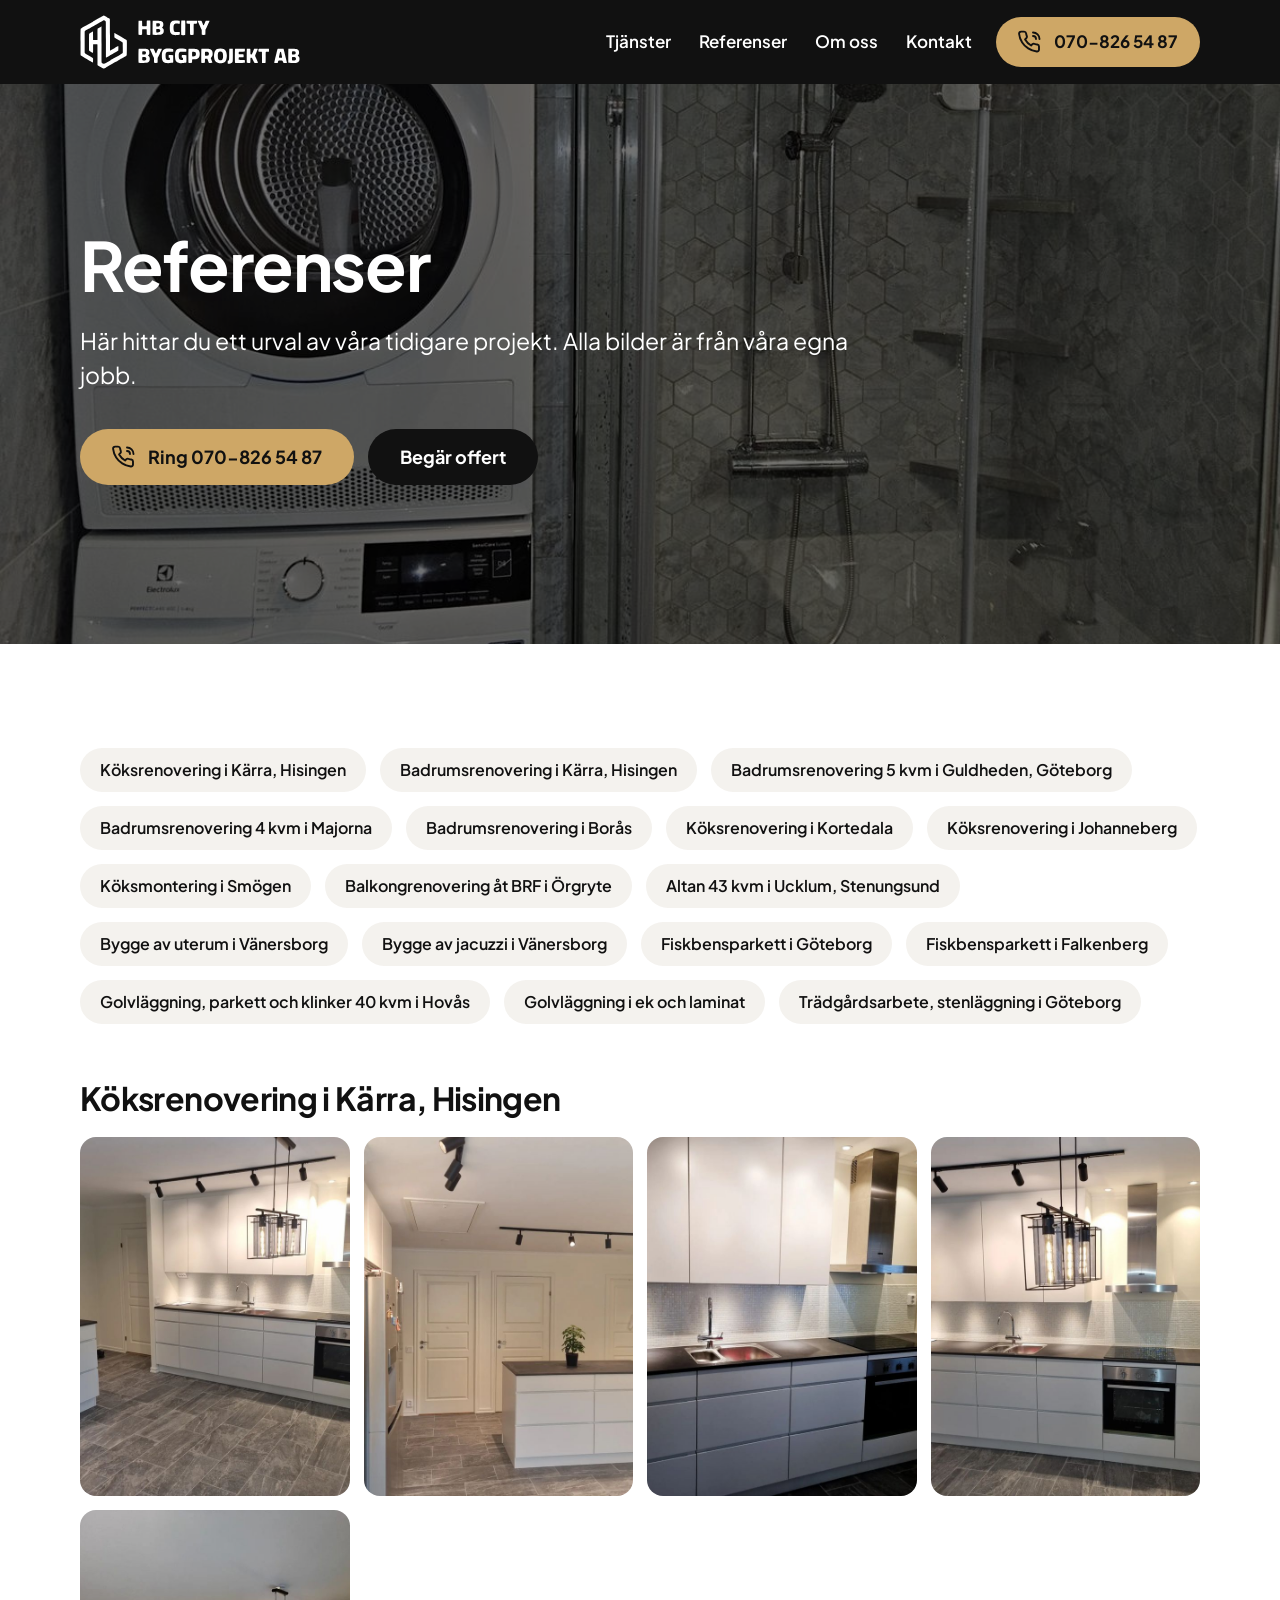
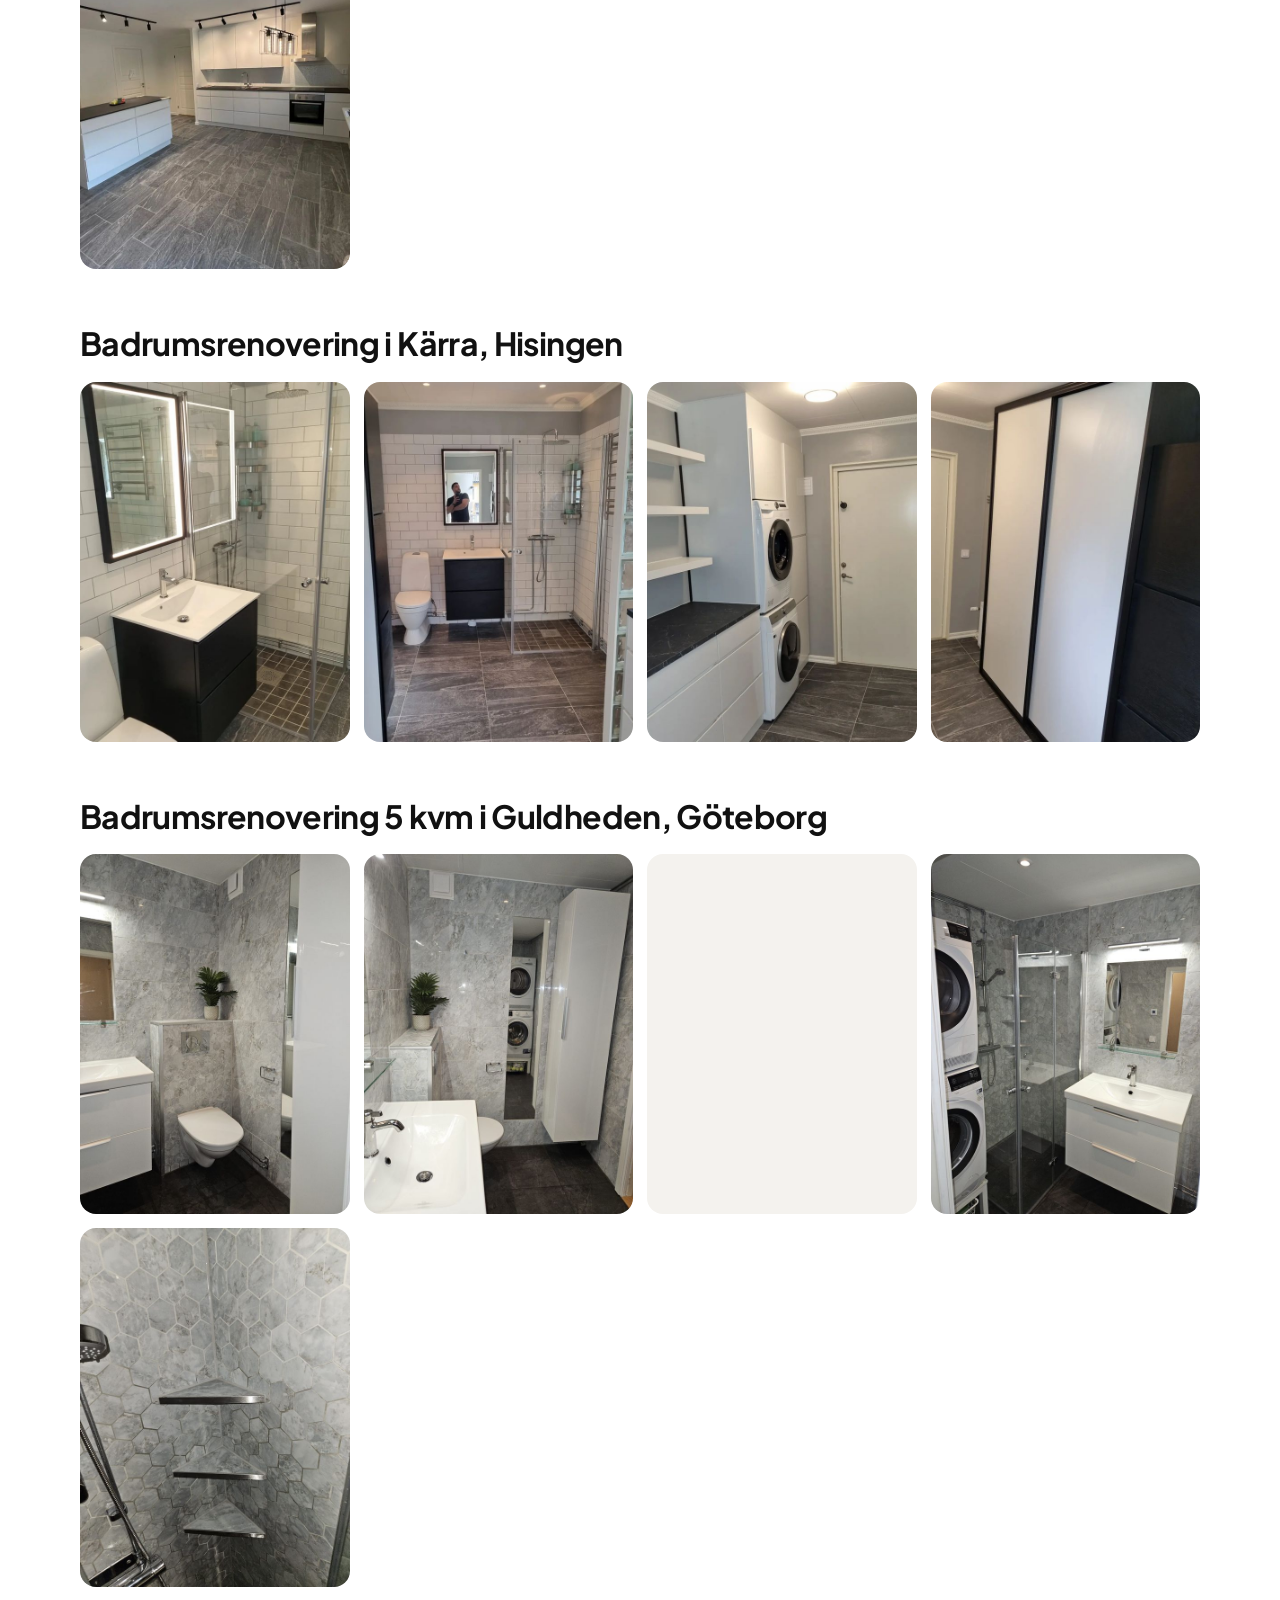
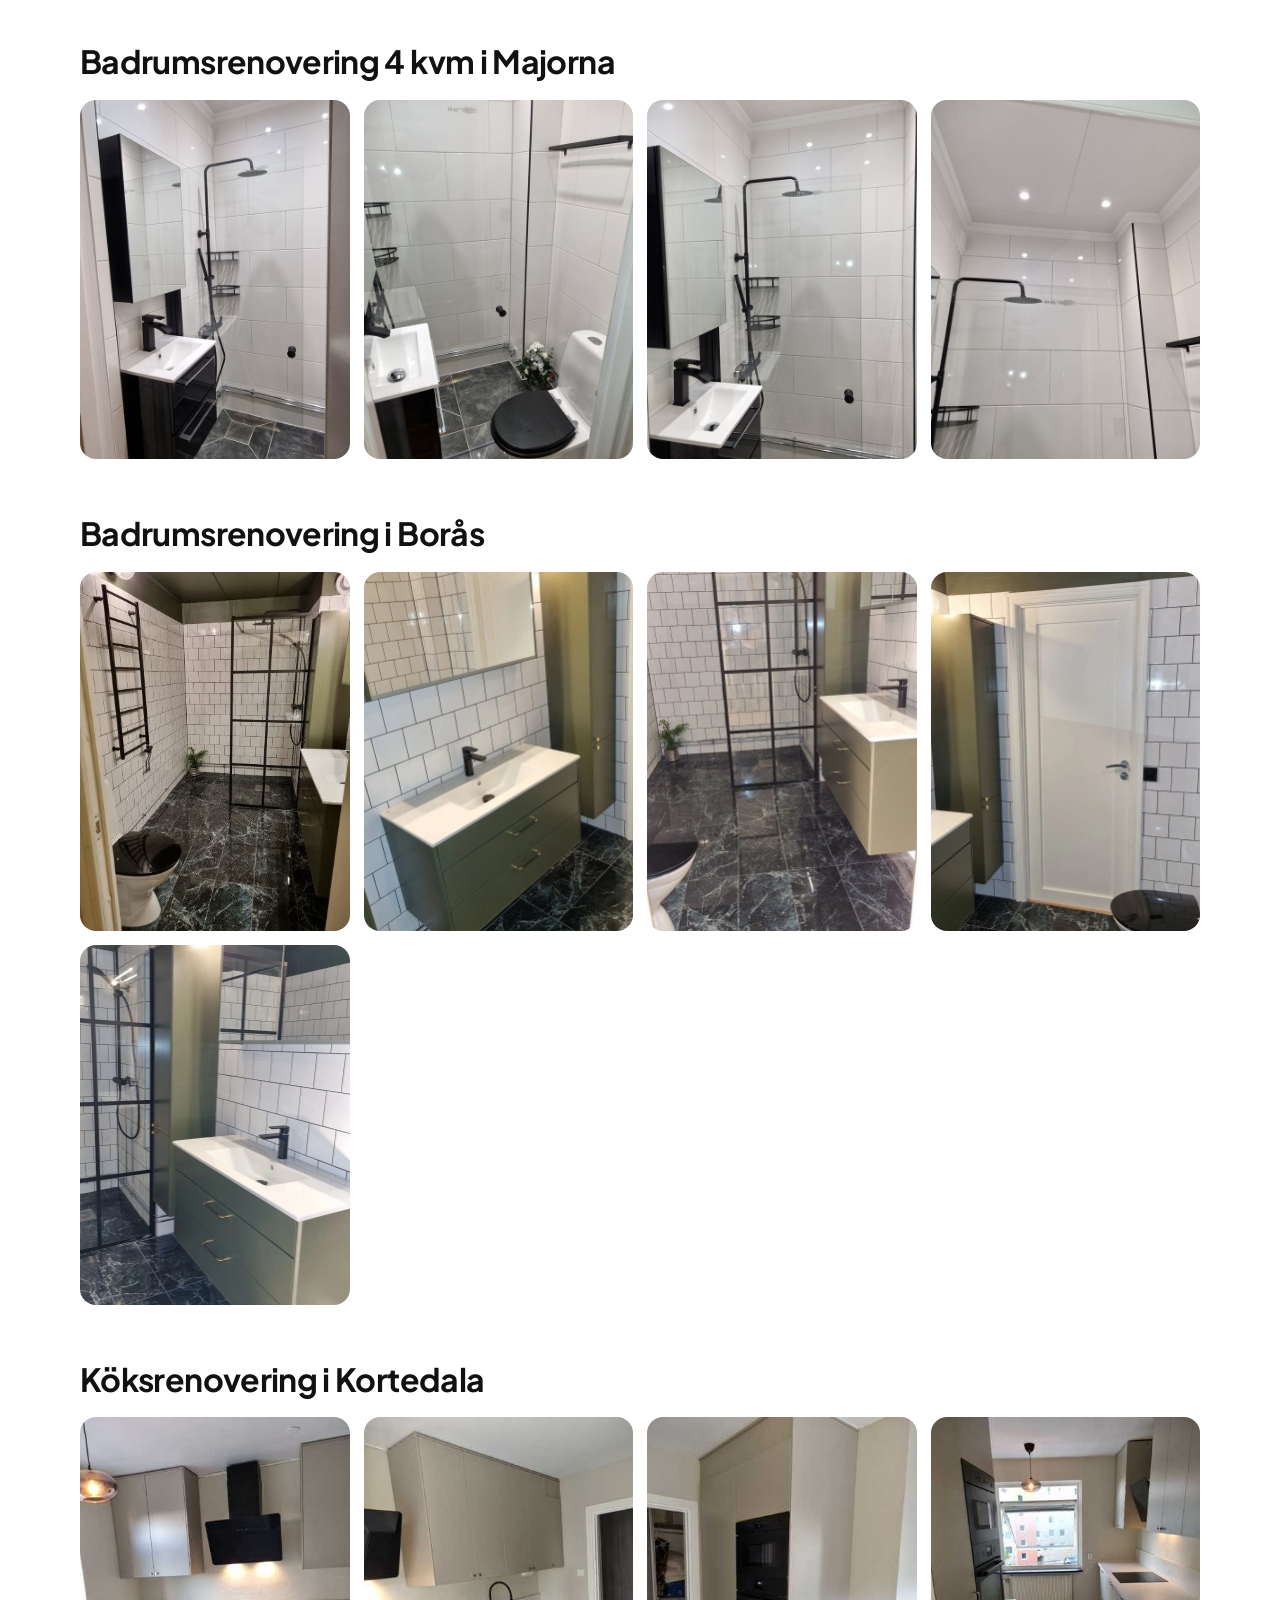
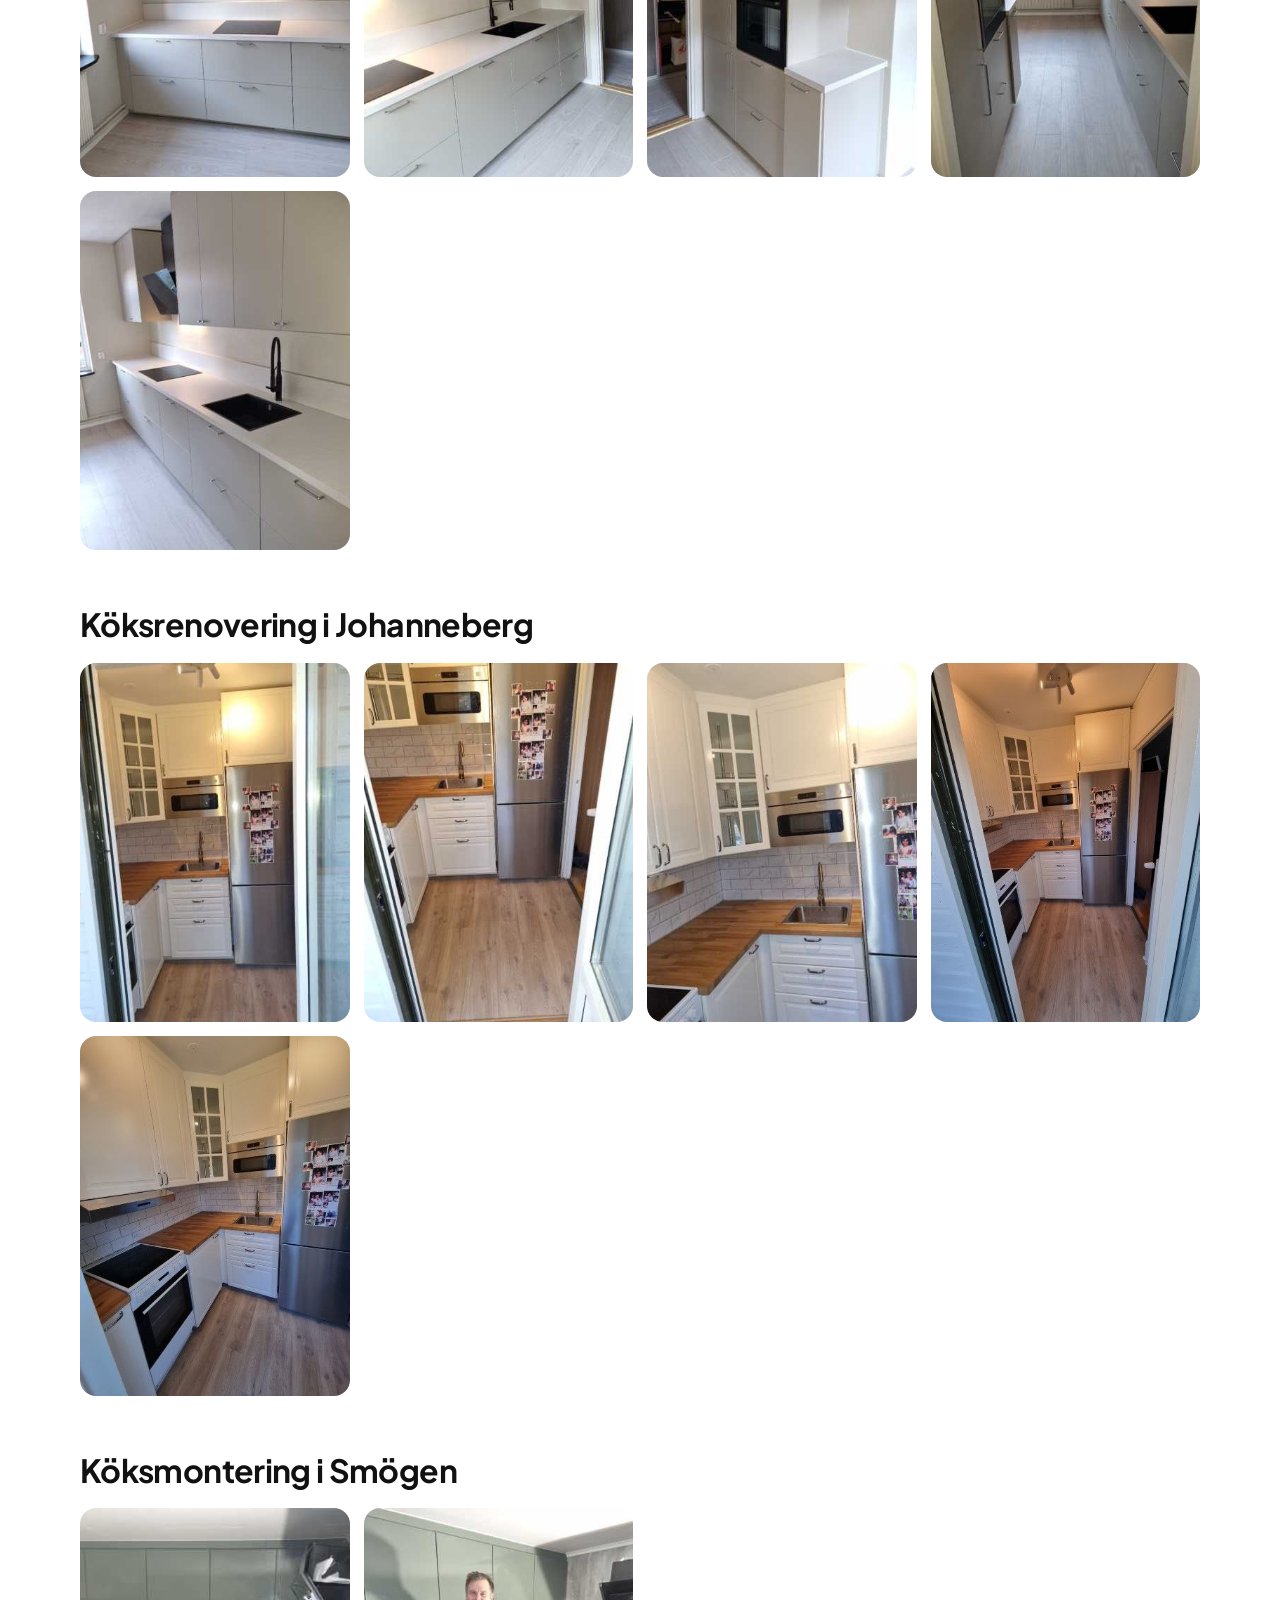
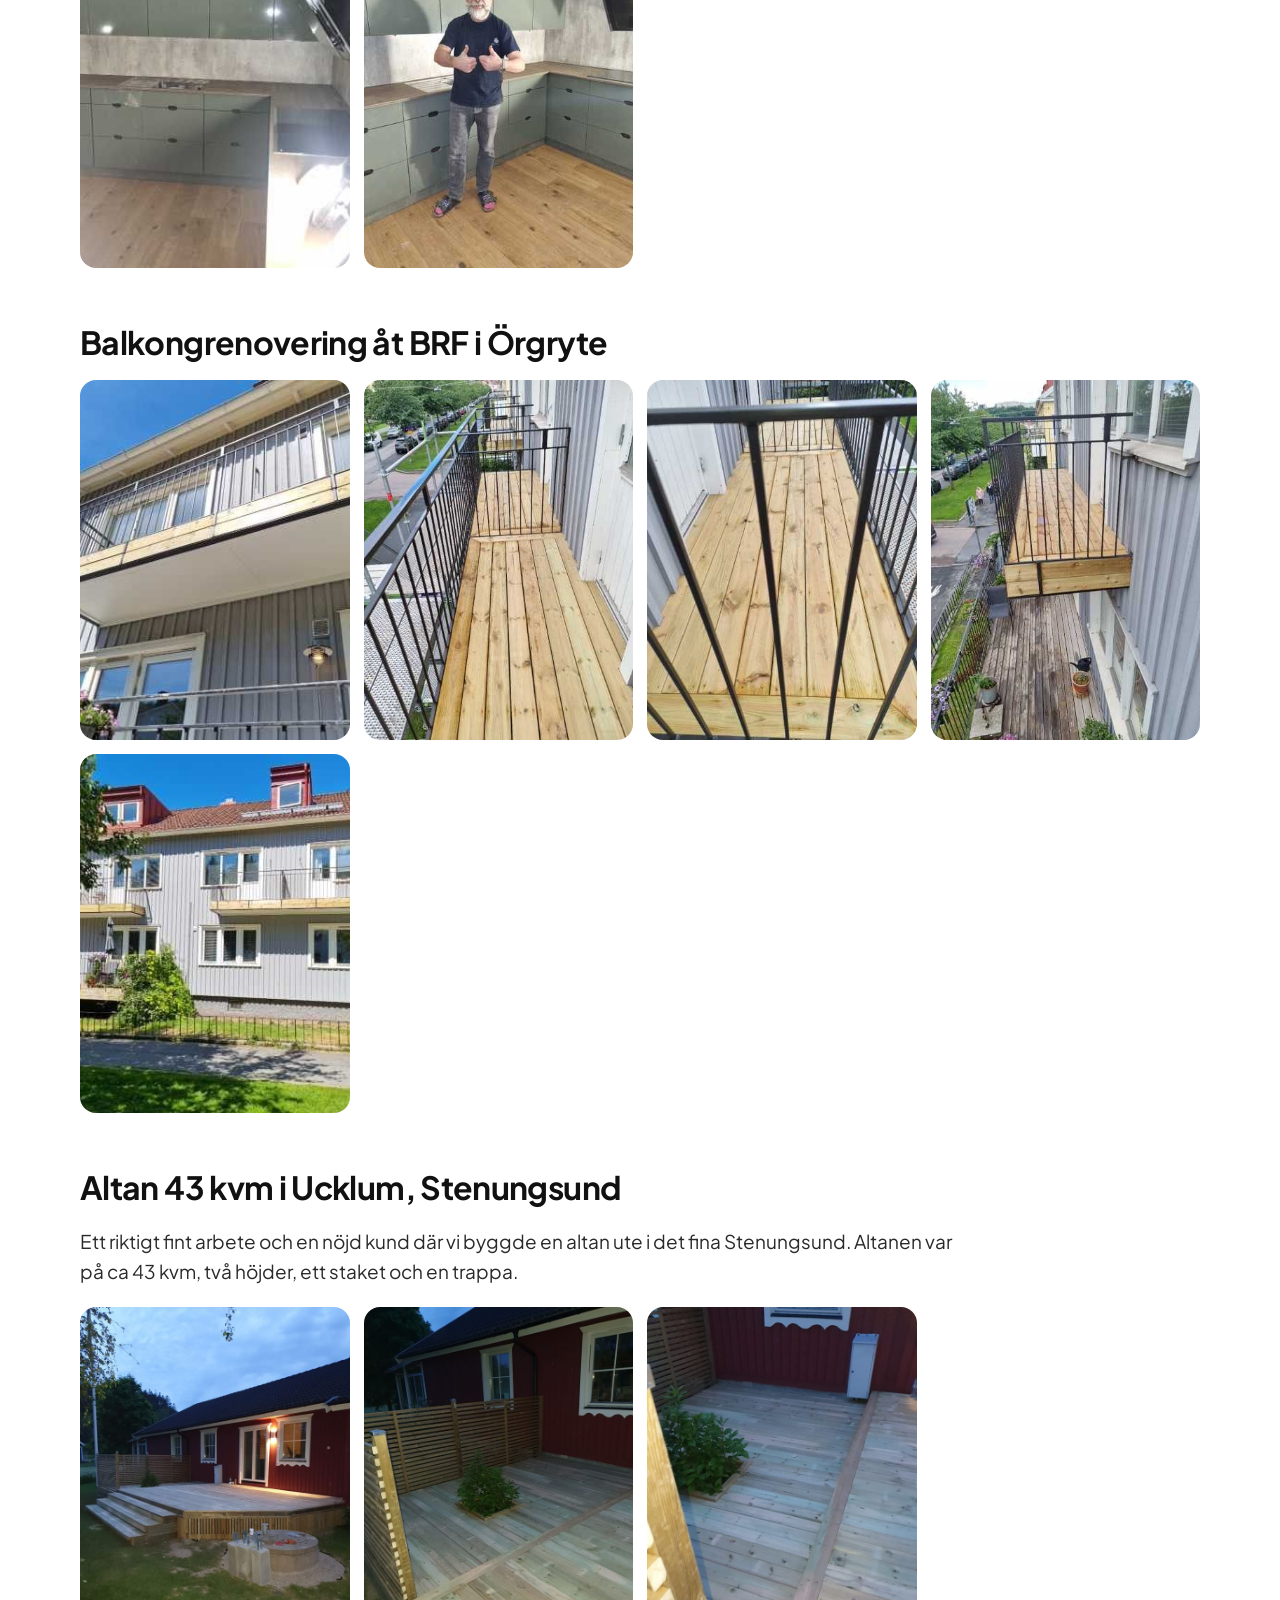
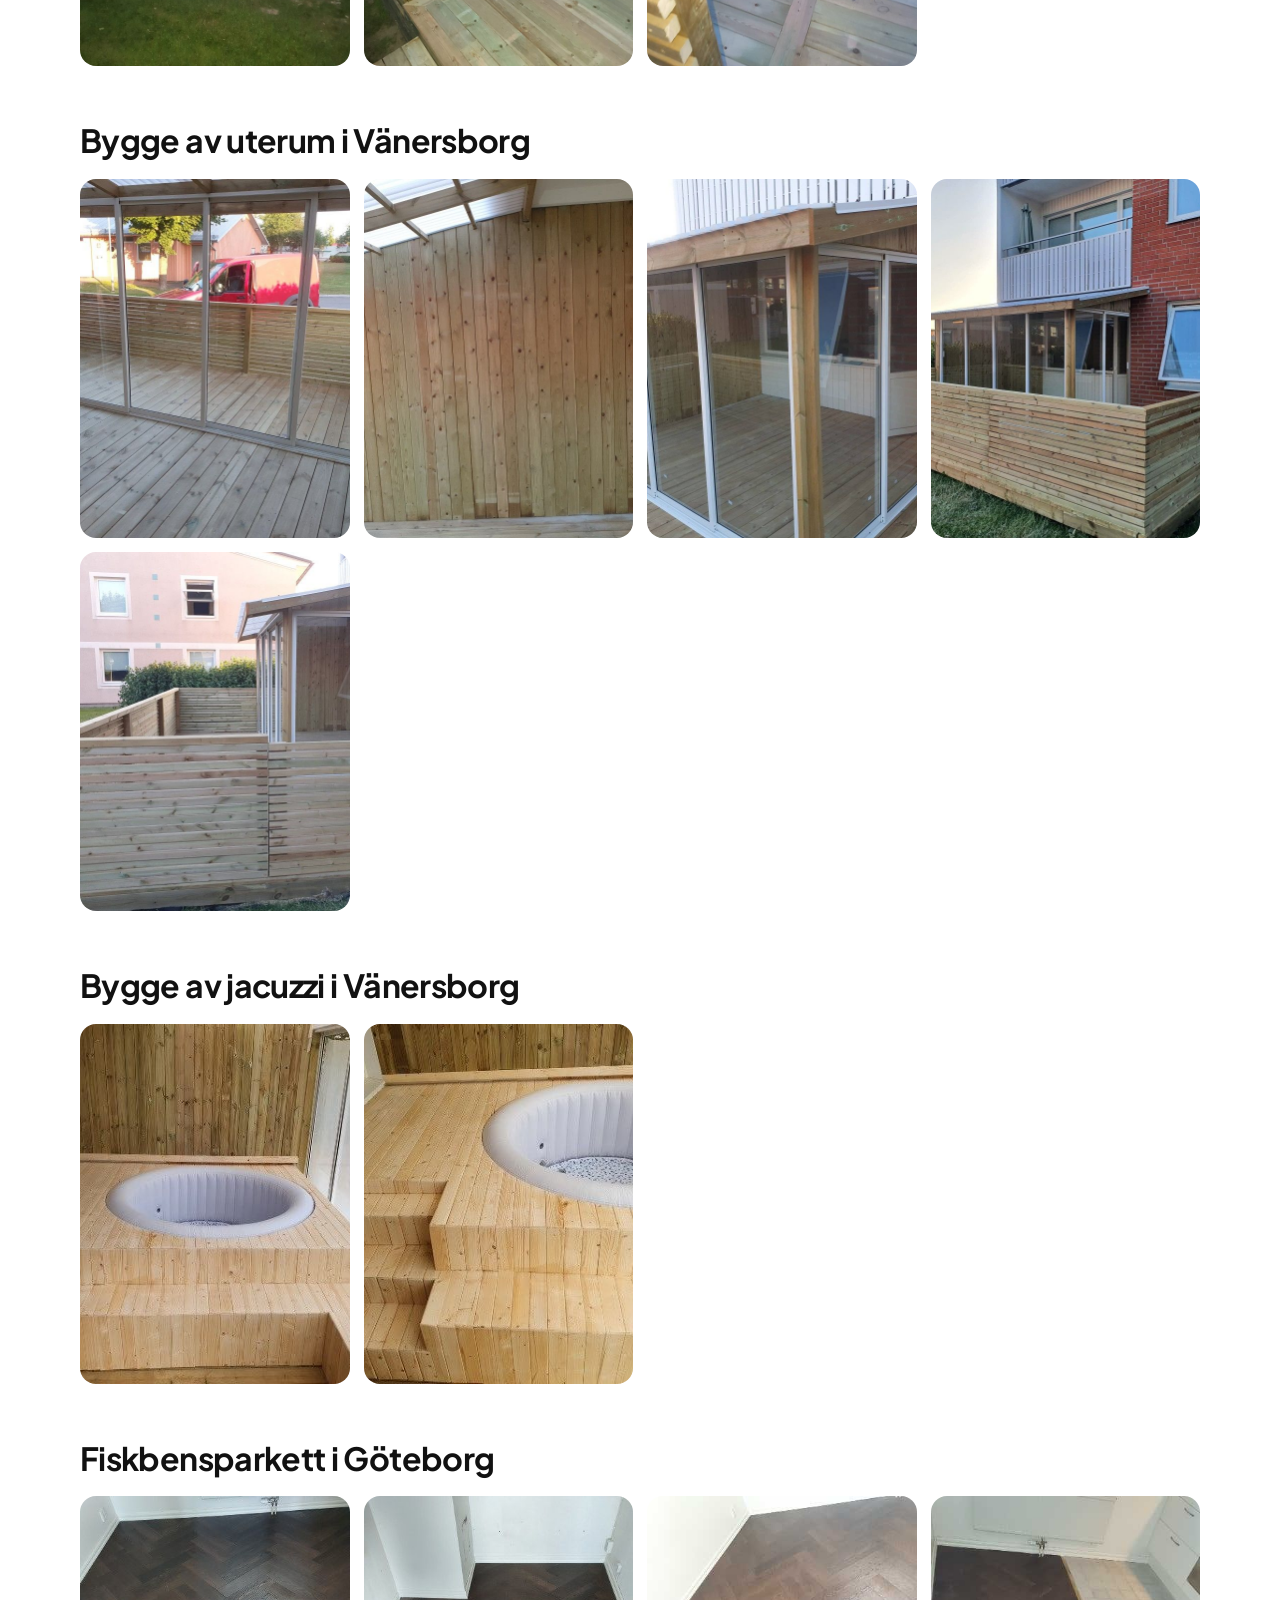
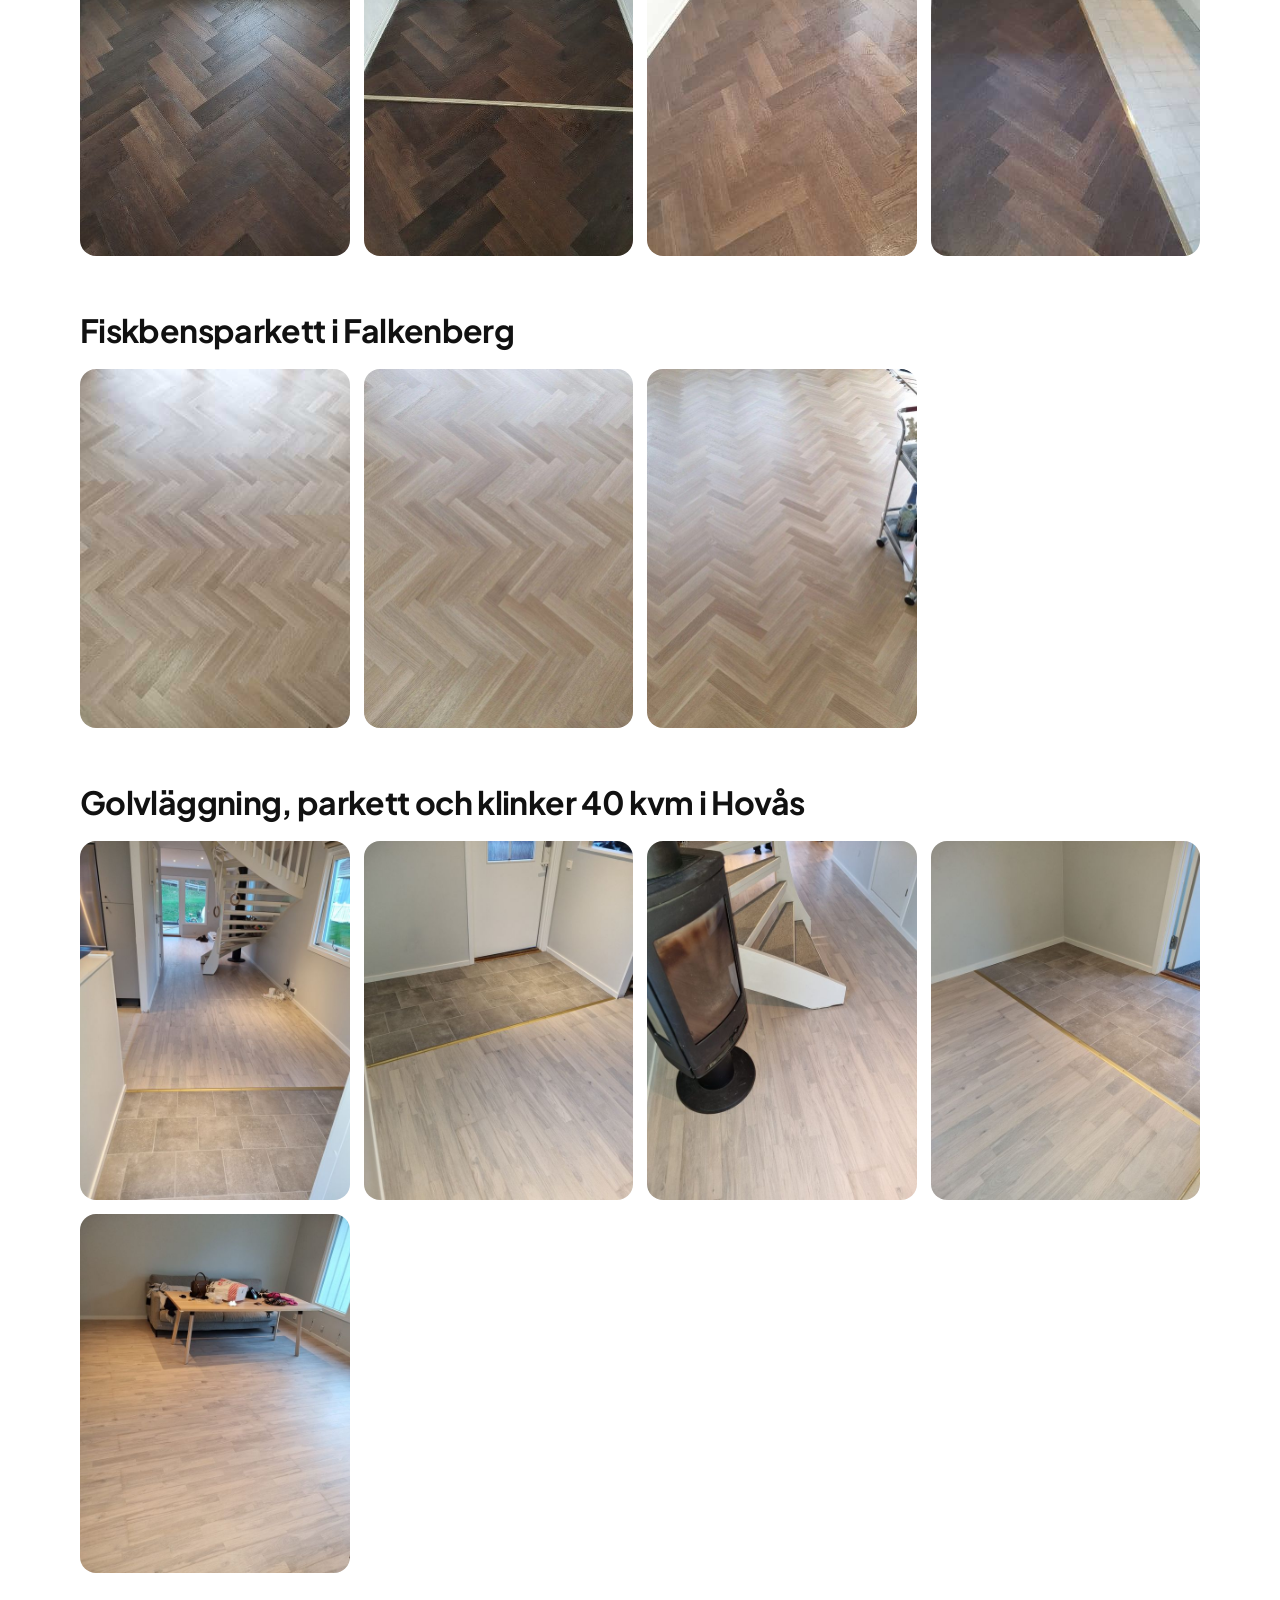
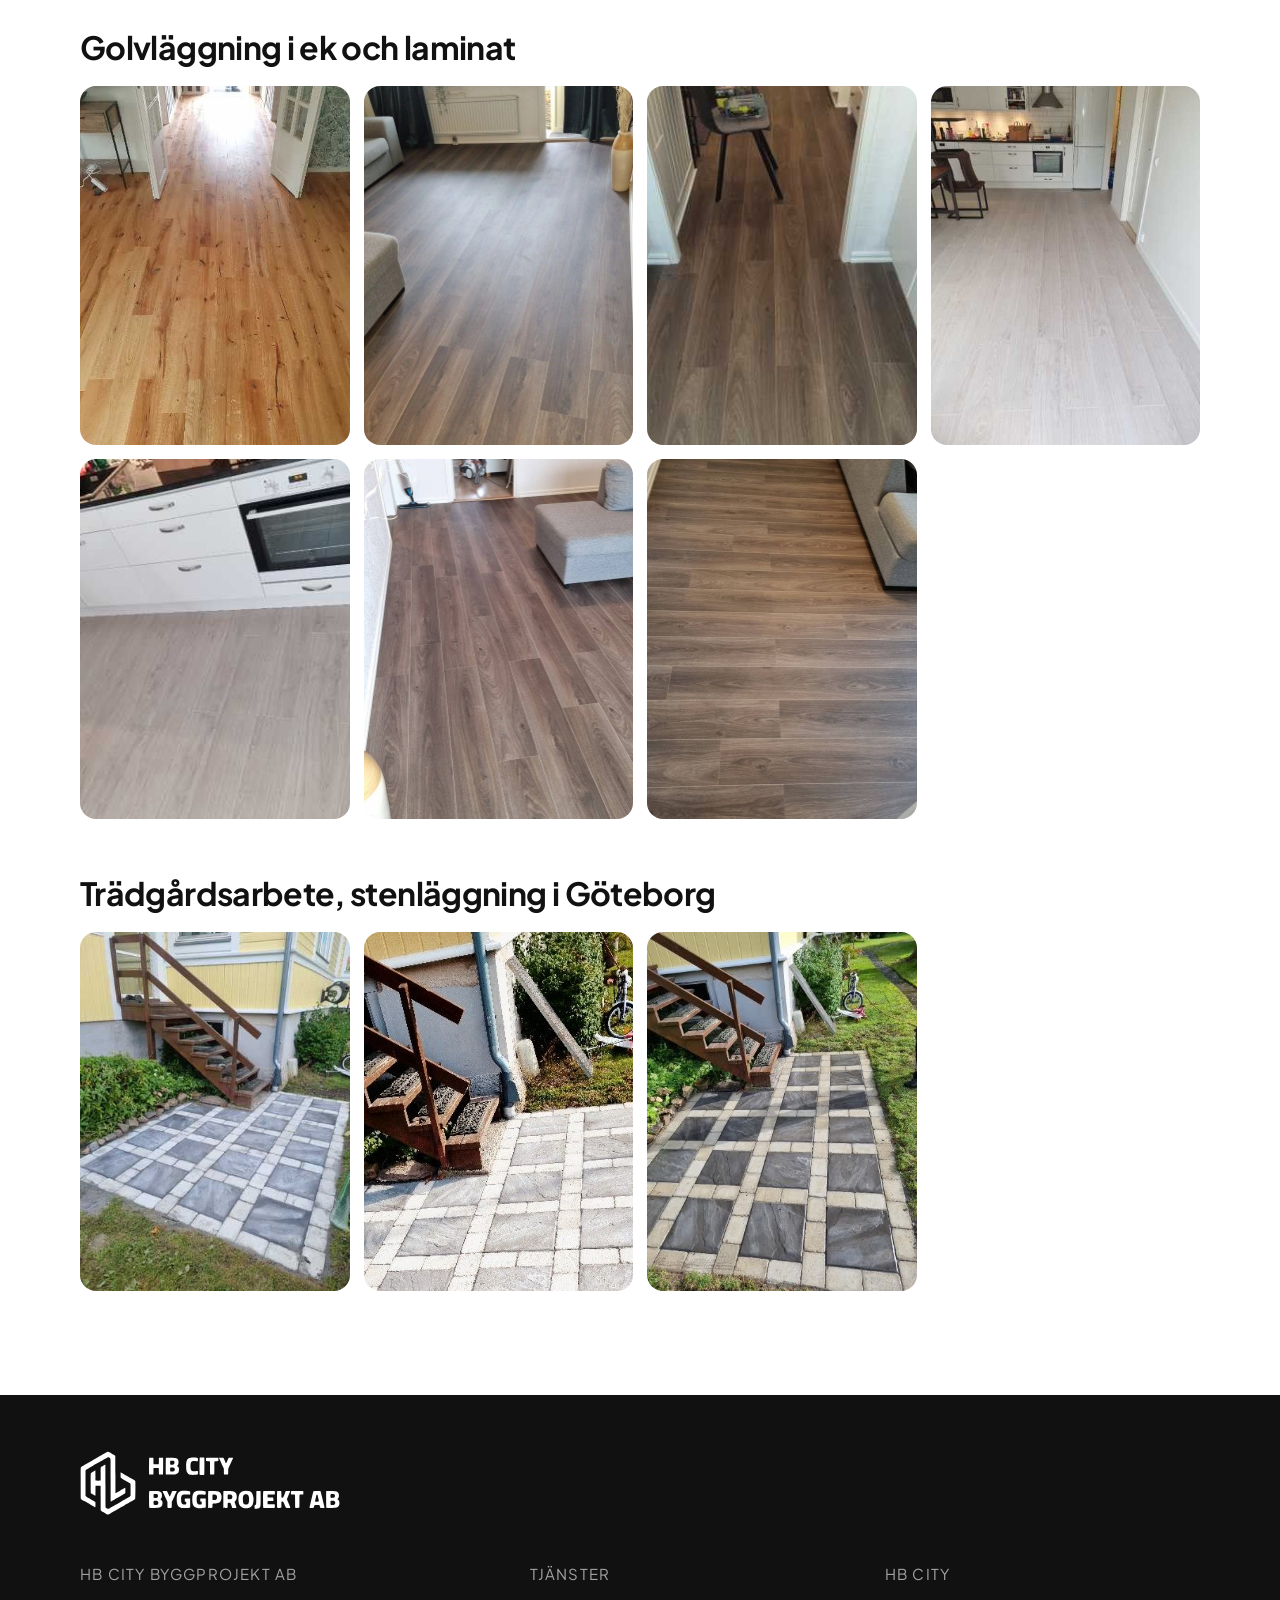
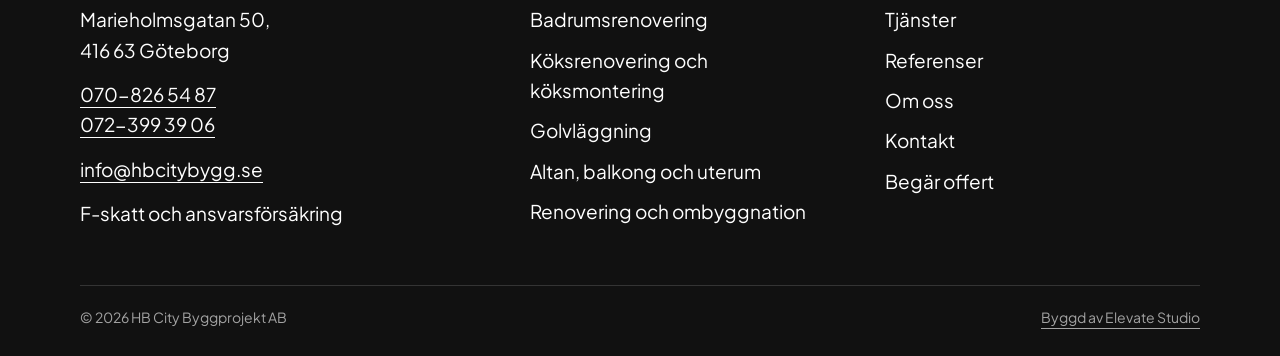
<file: docs/referenser.html>
<!doctype html>
<html lang="sv">
<head>
<meta charset="utf-8">
<meta name="viewport" content="width=device-width,initial-scale=1,viewport-fit=cover">
<title>Referenser – badrum, kök, golv och altaner i Göteborg | HB City Byggprojekt AB</title>
<meta name="description" content="Se HB City Byggprojekts tidigare projekt: badrumsrenoveringar, köksrenoveringar, golv, altaner, balkonger och uterum i Göteborg med omnejd.">
<link rel="canonical" href="https://elevatestudio018.github.io/HB-preview/referenser.html">
<meta property="og:type" content="website">
<meta property="og:locale" content="sv_SE">
<meta property="og:site_name" content="HB City Byggprojekt AB">
<meta property="og:title" content="Referenser – badrum, kök, golv och altaner i Göteborg | HB City Byggprojekt AB">
<meta property="og:description" content="Se HB City Byggprojekts tidigare projekt: badrumsrenoveringar, köksrenoveringar, golv, altaner, balkonger och uterum i Göteborg med omnejd.">
<meta property="og:image" content="https://elevatestudio018.github.io/HB-preview/img/badrum-guldheden-3.jpg">
<meta name="theme-color" content="#111111">
<link rel="preconnect" href="https://fonts.googleapis.com"><link rel="preconnect" href="https://fonts.gstatic.com" crossorigin>
<link rel="stylesheet" href="https://fonts.googleapis.com/css2?family=Plus+Jakarta+Sans:wght@400;500;600;700;800&display=swap">
<link rel="stylesheet" href="assets/site.css">
<link rel="icon" href="img/favicon.svg" type="image/svg+xml">

</head>
<body>
<a class="skip" href="#main">Hoppa till innehållet</a>
<header class="head">
  <div class="wrap bar">
    <a class="logo" href="index.html" aria-label="HB City Byggprojekt AB, till startsidan"><img class="logo-img" src="img/hb-city-logo.svg" alt="HB City Byggprojekt AB" width="783" height="193"></a>
    <nav class="nav" aria-label="Huvudmeny"><a href="index.html#tjanster">Tjänster</a><a href="referenser.html" aria-current="page">Referenser</a><a href="index.html#om-oss">Om oss</a><a href="index.html#kontakt">Kontakt</a></nav>
    <a class="pill pill-gold head-call" href="tel:+46708265487"><svg class="pi" viewBox="0 0 24 24" fill="none" stroke="currentColor" stroke-width="1.9" stroke-linecap="round" stroke-linejoin="round" aria-hidden="true"><path d="M21 16.5v3a2 2 0 0 1-2.2 2 19.8 19.8 0 0 1-8.6-3.1 19.5 19.5 0 0 1-6-6A19.8 19.8 0 0 1 1.1 3.8 2 2 0 0 1 3.1 1.6h3a2 2 0 0 1 2 1.7c.1 1 .4 1.9.7 2.8a2 2 0 0 1-.5 2.1L7.1 9.5a16 16 0 0 0 6 6l1.3-1.3a2 2 0 0 1 2.1-.4c.9.3 1.8.6 2.8.7a2 2 0 0 1 1.7 2z"/><path d="M15 2.5a6.5 6.5 0 0 1 6.5 6.5M15 6a3 3 0 0 1 3 3"/></svg><span>070-826 54 87</span></a>
    <a class="round round-gold head-round" href="tel:+46708265487" aria-label="Ring 070-826 54 87"><svg class="pi" viewBox="0 0 24 24" fill="none" stroke="currentColor" stroke-width="1.9" stroke-linecap="round" stroke-linejoin="round" aria-hidden="true"><path d="M21 16.5v3a2 2 0 0 1-2.2 2 19.8 19.8 0 0 1-8.6-3.1 19.5 19.5 0 0 1-6-6A19.8 19.8 0 0 1 1.1 3.8 2 2 0 0 1 3.1 1.6h3a2 2 0 0 1 2 1.7c.1 1 .4 1.9.7 2.8a2 2 0 0 1-.5 2.1L7.1 9.5a16 16 0 0 0 6 6l1.3-1.3a2 2 0 0 1 2.1-.4c.9.3 1.8.6 2.8.7a2 2 0 0 1 1.7 2z"/><path d="M15 2.5a6.5 6.5 0 0 1 6.5 6.5M15 6a3 3 0 0 1 3 3"/></svg></a>
    <button class="burger" id="menuBtn" type="button" aria-expanded="false" aria-controls="menu" aria-label="Meny"><span></span><span></span></button>
  </div>
  <nav class="menu" id="menu" aria-label="Meny" hidden>
    <div class="wrap">
      <ul class="menu-main"><li><a href="index.html#tjanster">Tjänster</a></li><li><a href="referenser.html">Referenser</a></li><li><a href="index.html#om-oss">Om oss</a></li><li><a href="index.html#kontakt">Kontakt</a></li><li><a href="index.html#offert">Begär offert</a></li></ul>
      <p class="menu-h">Tjänster</p><ul class="menu-svc"><li><a href="tjanst-badrum.html">Badrumsrenovering</a></li><li><a href="tjanst-kok.html">Köksrenovering och köksmontering</a></li><li><a href="tjanst-golv.html">Golvläggning</a></li><li><a href="tjanst-altan-balkong.html">Altan, balkong och uterum</a></li><li><a href="tjanst-renovering.html">Renovering och ombyggnation</a></li></ul>
      <a class="pill pill-gold" href="tel:+46708265487"><svg class="pi" viewBox="0 0 24 24" fill="none" stroke="currentColor" stroke-width="1.9" stroke-linecap="round" stroke-linejoin="round" aria-hidden="true"><path d="M21 16.5v3a2 2 0 0 1-2.2 2 19.8 19.8 0 0 1-8.6-3.1 19.5 19.5 0 0 1-6-6A19.8 19.8 0 0 1 1.1 3.8 2 2 0 0 1 3.1 1.6h3a2 2 0 0 1 2 1.7c.1 1 .4 1.9.7 2.8a2 2 0 0 1-.5 2.1L7.1 9.5a16 16 0 0 0 6 6l1.3-1.3a2 2 0 0 1 2.1-.4c.9.3 1.8.6 2.8.7a2 2 0 0 1 1.7 2z"/><path d="M15 2.5a6.5 6.5 0 0 1 6.5 6.5M15 6a3 3 0 0 1 3 3"/></svg><span>Ring 070-826 54 87</span></a>
    </div>
  </nav>
</header>
<main id="main">
<section class="hero hero-small" aria-labelledby="ph-h">
  <div class="hero-ph"><img src="img/badrum-guldheden-3.jpg" srcset="img/badrum-guldheden-3-s.jpg 800w, img/badrum-guldheden-3.jpg 1600w" sizes="100vw" alt="" fetchpriority="high" decoding="async" style="object-position:50% 60%"></div>
  <div class="wrap hero-in">
    <h1 id="ph-h">Referenser</h1>
    <p>Här hittar du ett urval av våra tidigare projekt. Alla bilder är från våra egna jobb.</p>
    <div class="btns"><a class="pill pill-gold" href="tel:+46708265487"><svg class="pi" viewBox="0 0 24 24" fill="none" stroke="currentColor" stroke-width="1.9" stroke-linecap="round" stroke-linejoin="round" aria-hidden="true"><path d="M21 16.5v3a2 2 0 0 1-2.2 2 19.8 19.8 0 0 1-8.6-3.1 19.5 19.5 0 0 1-6-6A19.8 19.8 0 0 1 1.1 3.8 2 2 0 0 1 3.1 1.6h3a2 2 0 0 1 2 1.7c.1 1 .4 1.9.7 2.8a2 2 0 0 1-.5 2.1L7.1 9.5a16 16 0 0 0 6 6l1.3-1.3a2 2 0 0 1 2.1-.4c.9.3 1.8.6 2.8.7a2 2 0 0 1 1.7 2z"/><path d="M15 2.5a6.5 6.5 0 0 1 6.5 6.5M15 6a3 3 0 0 1 3 3"/></svg><span>Ring 070-826 54 87</span></a><a class="pill pill-dark" href="index.html#offert">Begär offert</a></div>
  </div>
</section>
<section class="sec">
  <div class="wrap">
    <nav class="btns toc" aria-label="Projekt"><a class="pill pill-light" href="#kok-karra">Köksrenovering i Kärra, Hisingen</a><a class="pill pill-light" href="#badrum-karra">Badrumsrenovering i Kärra, Hisingen</a><a class="pill pill-light" href="#badrum-guldheden">Badrumsrenovering 5 kvm i Guldheden, Göteborg</a><a class="pill pill-light" href="#badrum-majorna">Badrumsrenovering 4 kvm i Majorna</a><a class="pill pill-light" href="#badrum-boras">Badrumsrenovering i Borås</a><a class="pill pill-light" href="#kok-kortedala">Köksrenovering i Kortedala</a><a class="pill pill-light" href="#kok-johanneberg">Köksrenovering i Johanneberg</a><a class="pill pill-light" href="#kok-smogen">Köksmontering i Smögen</a><a class="pill pill-light" href="#balkong-orgryte">Balkongrenovering åt BRF i Örgryte</a><a class="pill pill-light" href="#altan-ucklum">Altan 43 kvm i Ucklum, Stenungsund</a><a class="pill pill-light" href="#uterum-vanersborg">Bygge av uterum i Vänersborg</a><a class="pill pill-light" href="#jacuzzi-vanersborg">Bygge av jacuzzi i Vänersborg</a><a class="pill pill-light" href="#fiskben-goteborg">Fiskbensparkett i Göteborg</a><a class="pill pill-light" href="#fiskben-falkenberg">Fiskbensparkett i Falkenberg</a><a class="pill pill-light" href="#golv-hovas">Golvläggning, parkett och klinker 40 kvm i Hovås</a><a class="pill pill-light" href="#golv-ek-laminat">Golvläggning i ek och laminat</a><a class="pill pill-light" href="#sten-goteborg">Trädgårdsarbete, stenläggning i Göteborg</a></nav>
    <article class="proj" id="kok-karra"><h2>Köksrenovering i Kärra, Hisingen</h2><ul class="gal"><li><a href="img/kok-karra-1.jpg" data-full><img src="img/kok-karra-1.jpg" srcset="img/kok-karra-1-s.jpg 800w, img/kok-karra-1.jpg 1600w" sizes="(min-width: 960px) 25vw, 50vw" alt="Köksrenovering i Kärra, Hisingen, bild 1" loading="lazy" decoding="async" style="object-position:50% 50%"></a></li><li><a href="img/kok-karra-2.jpg" data-full><img src="img/kok-karra-2.jpg" srcset="img/kok-karra-2-s.jpg 800w, img/kok-karra-2.jpg 1600w" sizes="(min-width: 960px) 25vw, 50vw" alt="Köksrenovering i Kärra, Hisingen, bild 2" loading="lazy" decoding="async" style="object-position:50% 50%"></a></li><li><a href="img/kok-karra-3.jpg" data-full><img src="img/kok-karra-3.jpg" srcset="img/kok-karra-3-s.jpg 800w, img/kok-karra-3.jpg 1600w" sizes="(min-width: 960px) 25vw, 50vw" alt="Köksrenovering i Kärra, Hisingen, bild 3" loading="lazy" decoding="async" style="object-position:50% 50%"></a></li><li><a href="img/kok-karra-4.jpg" data-full><img src="img/kok-karra-4.jpg" srcset="img/kok-karra-4-s.jpg 800w, img/kok-karra-4.jpg 1600w" sizes="(min-width: 960px) 25vw, 50vw" alt="Köksrenovering i Kärra, Hisingen, bild 4" loading="lazy" decoding="async" style="object-position:50% 50%"></a></li><li><a href="img/kok-karra-5.jpg" data-full><img src="img/kok-karra-5.jpg" srcset="img/kok-karra-5-s.jpg 800w, img/kok-karra-5.jpg 1600w" sizes="(min-width: 960px) 25vw, 50vw" alt="Köksrenovering i Kärra, Hisingen, bild 5" loading="lazy" decoding="async" style="object-position:50% 50%"></a></li></ul></article><article class="proj" id="badrum-karra"><h2>Badrumsrenovering i Kärra, Hisingen</h2><ul class="gal"><li><a href="img/badrum-karra-1.jpg" data-full><img src="img/badrum-karra-1.jpg" srcset="img/badrum-karra-1-s.jpg 800w, img/badrum-karra-1.jpg 1600w" sizes="(min-width: 960px) 25vw, 50vw" alt="Badrumsrenovering i Kärra, Hisingen, bild 1" loading="lazy" decoding="async" style="object-position:50% 50%"></a></li><li><a href="img/badrum-karra-2.jpg" data-full><img src="img/badrum-karra-2.jpg" srcset="img/badrum-karra-2-s.jpg 800w, img/badrum-karra-2.jpg 1600w" sizes="(min-width: 960px) 25vw, 50vw" alt="Badrumsrenovering i Kärra, Hisingen, bild 2" loading="lazy" decoding="async" style="object-position:50% 50%"></a></li><li><a href="img/badrum-karra-3.jpg" data-full><img src="img/badrum-karra-3.jpg" srcset="img/badrum-karra-3-s.jpg 800w, img/badrum-karra-3.jpg 1600w" sizes="(min-width: 960px) 25vw, 50vw" alt="Badrumsrenovering i Kärra, Hisingen, bild 3" loading="lazy" decoding="async" style="object-position:50% 50%"></a></li><li><a href="img/badrum-karra-4.jpg" data-full><img src="img/badrum-karra-4.jpg" srcset="img/badrum-karra-4-s.jpg 800w, img/badrum-karra-4.jpg 1600w" sizes="(min-width: 960px) 25vw, 50vw" alt="Badrumsrenovering i Kärra, Hisingen, bild 4" loading="lazy" decoding="async" style="object-position:50% 50%"></a></li></ul></article><article class="proj" id="badrum-guldheden"><h2>Badrumsrenovering 5 kvm i Guldheden, Göteborg</h2><ul class="gal"><li><a href="img/badrum-guldheden-1.jpg" data-full><img src="img/badrum-guldheden-1.jpg" srcset="img/badrum-guldheden-1-s.jpg 800w, img/badrum-guldheden-1.jpg 1600w" sizes="(min-width: 960px) 25vw, 50vw" alt="Badrumsrenovering 5 kvm i Guldheden, Göteborg, bild 1" loading="lazy" decoding="async" style="object-position:50% 50%"></a></li><li><a href="img/badrum-guldheden-2.jpg" data-full><img src="img/badrum-guldheden-2.jpg" srcset="img/badrum-guldheden-2-s.jpg 800w, img/badrum-guldheden-2.jpg 1600w" sizes="(min-width: 960px) 25vw, 50vw" alt="Badrumsrenovering 5 kvm i Guldheden, Göteborg, bild 2" loading="lazy" decoding="async" style="object-position:50% 50%"></a></li><li><a href="img/badrum-guldheden-3.jpg" data-full><img src="img/badrum-guldheden-3.jpg" srcset="img/badrum-guldheden-3-s.jpg 800w, img/badrum-guldheden-3.jpg 1600w" sizes="(min-width: 960px) 25vw, 50vw" alt="Badrumsrenovering 5 kvm i Guldheden, Göteborg, bild 3" loading="lazy" decoding="async" style="object-position:50% 50%"></a></li><li><a href="img/badrum-guldheden-4.jpg" data-full><img src="img/badrum-guldheden-4.jpg" srcset="img/badrum-guldheden-4-s.jpg 800w, img/badrum-guldheden-4.jpg 1600w" sizes="(min-width: 960px) 25vw, 50vw" alt="Badrumsrenovering 5 kvm i Guldheden, Göteborg, bild 4" loading="lazy" decoding="async" style="object-position:50% 50%"></a></li><li><a href="img/badrum-guldheden-5.jpg" data-full><img src="img/badrum-guldheden-5.jpg" srcset="img/badrum-guldheden-5-s.jpg 800w, img/badrum-guldheden-5.jpg 1600w" sizes="(min-width: 960px) 25vw, 50vw" alt="Badrumsrenovering 5 kvm i Guldheden, Göteborg, bild 5" loading="lazy" decoding="async" style="object-position:50% 50%"></a></li></ul></article><article class="proj" id="badrum-majorna"><h2>Badrumsrenovering 4 kvm i Majorna</h2><ul class="gal"><li><a href="img/badrum-majorna-1.jpg" data-full><img src="img/badrum-majorna-1.jpg" srcset="img/badrum-majorna-1-s.jpg 800w, img/badrum-majorna-1.jpg 1600w" sizes="(min-width: 960px) 25vw, 50vw" alt="Badrumsrenovering 4 kvm i Majorna, bild 1" loading="lazy" decoding="async" style="object-position:50% 50%"></a></li><li><a href="img/badrum-majorna-2.jpg" data-full><img src="img/badrum-majorna-2.jpg" srcset="img/badrum-majorna-2-s.jpg 800w, img/badrum-majorna-2.jpg 1600w" sizes="(min-width: 960px) 25vw, 50vw" alt="Badrumsrenovering 4 kvm i Majorna, bild 2" loading="lazy" decoding="async" style="object-position:50% 50%"></a></li><li><a href="img/badrum-majorna-3.jpg" data-full><img src="img/badrum-majorna-3.jpg" srcset="img/badrum-majorna-3-s.jpg 800w, img/badrum-majorna-3.jpg 1600w" sizes="(min-width: 960px) 25vw, 50vw" alt="Badrumsrenovering 4 kvm i Majorna, bild 3" loading="lazy" decoding="async" style="object-position:50% 50%"></a></li><li><a href="img/badrum-majorna-4.jpg" data-full><img src="img/badrum-majorna-4.jpg" srcset="img/badrum-majorna-4-s.jpg 800w, img/badrum-majorna-4.jpg 1600w" sizes="(min-width: 960px) 25vw, 50vw" alt="Badrumsrenovering 4 kvm i Majorna, bild 4" loading="lazy" decoding="async" style="object-position:50% 50%"></a></li></ul></article><article class="proj" id="badrum-boras"><h2>Badrumsrenovering i Borås</h2><ul class="gal"><li><a href="img/badrum-boras-1.jpg" data-full><img src="img/badrum-boras-1.jpg" srcset="img/badrum-boras-1-s.jpg 800w, img/badrum-boras-1.jpg 1600w" sizes="(min-width: 960px) 25vw, 50vw" alt="Badrumsrenovering i Borås, bild 1" loading="lazy" decoding="async" style="object-position:50% 50%"></a></li><li><a href="img/badrum-boras-2.jpg" data-full><img src="img/badrum-boras-2.jpg" srcset="img/badrum-boras-2-s.jpg 800w, img/badrum-boras-2.jpg 1600w" sizes="(min-width: 960px) 25vw, 50vw" alt="Badrumsrenovering i Borås, bild 2" loading="lazy" decoding="async" style="object-position:50% 50%"></a></li><li><a href="img/badrum-boras-3.jpg" data-full><img src="img/badrum-boras-3.jpg" srcset="img/badrum-boras-3-s.jpg 800w, img/badrum-boras-3.jpg 1600w" sizes="(min-width: 960px) 25vw, 50vw" alt="Badrumsrenovering i Borås, bild 3" loading="lazy" decoding="async" style="object-position:50% 50%"></a></li><li><a href="img/badrum-boras-4.jpg" data-full><img src="img/badrum-boras-4.jpg" srcset="img/badrum-boras-4-s.jpg 800w, img/badrum-boras-4.jpg 1600w" sizes="(min-width: 960px) 25vw, 50vw" alt="Badrumsrenovering i Borås, bild 4" loading="lazy" decoding="async" style="object-position:50% 50%"></a></li><li><a href="img/badrum-boras-5.jpg" data-full><img src="img/badrum-boras-5.jpg" srcset="img/badrum-boras-5-s.jpg 800w, img/badrum-boras-5.jpg 1600w" sizes="(min-width: 960px) 25vw, 50vw" alt="Badrumsrenovering i Borås, bild 5" loading="lazy" decoding="async" style="object-position:50% 50%"></a></li></ul></article><article class="proj" id="kok-kortedala"><h2>Köksrenovering i Kortedala</h2><ul class="gal"><li><a href="img/kok-kortedala-1.jpg" data-full><img src="img/kok-kortedala-1.jpg" srcset="img/kok-kortedala-1-s.jpg 800w, img/kok-kortedala-1.jpg 1600w" sizes="(min-width: 960px) 25vw, 50vw" alt="Köksrenovering i Kortedala, bild 1" loading="lazy" decoding="async" style="object-position:50% 50%"></a></li><li><a href="img/kok-kortedala-2.jpg" data-full><img src="img/kok-kortedala-2.jpg" srcset="img/kok-kortedala-2-s.jpg 800w, img/kok-kortedala-2.jpg 1600w" sizes="(min-width: 960px) 25vw, 50vw" alt="Köksrenovering i Kortedala, bild 2" loading="lazy" decoding="async" style="object-position:50% 50%"></a></li><li><a href="img/kok-kortedala-3.jpg" data-full><img src="img/kok-kortedala-3.jpg" srcset="img/kok-kortedala-3-s.jpg 800w, img/kok-kortedala-3.jpg 1600w" sizes="(min-width: 960px) 25vw, 50vw" alt="Köksrenovering i Kortedala, bild 3" loading="lazy" decoding="async" style="object-position:50% 50%"></a></li><li><a href="img/kok-kortedala-4.jpg" data-full><img src="img/kok-kortedala-4.jpg" srcset="img/kok-kortedala-4-s.jpg 800w, img/kok-kortedala-4.jpg 1600w" sizes="(min-width: 960px) 25vw, 50vw" alt="Köksrenovering i Kortedala, bild 4" loading="lazy" decoding="async" style="object-position:50% 50%"></a></li><li><a href="img/kok-kortedala-5.jpg" data-full><img src="img/kok-kortedala-5.jpg" srcset="img/kok-kortedala-5-s.jpg 800w, img/kok-kortedala-5.jpg 1600w" sizes="(min-width: 960px) 25vw, 50vw" alt="Köksrenovering i Kortedala, bild 5" loading="lazy" decoding="async" style="object-position:50% 50%"></a></li></ul></article><article class="proj" id="kok-johanneberg"><h2>Köksrenovering i Johanneberg</h2><ul class="gal"><li><a href="img/kok-johanneberg-1.jpg" data-full><img src="img/kok-johanneberg-1.jpg" srcset="img/kok-johanneberg-1-s.jpg 800w, img/kok-johanneberg-1.jpg 1600w" sizes="(min-width: 960px) 25vw, 50vw" alt="Köksrenovering i Johanneberg, bild 1" loading="lazy" decoding="async" style="object-position:50% 50%"></a></li><li><a href="img/kok-johanneberg-2.jpg" data-full><img src="img/kok-johanneberg-2.jpg" srcset="img/kok-johanneberg-2-s.jpg 800w, img/kok-johanneberg-2.jpg 1600w" sizes="(min-width: 960px) 25vw, 50vw" alt="Köksrenovering i Johanneberg, bild 2" loading="lazy" decoding="async" style="object-position:50% 50%"></a></li><li><a href="img/kok-johanneberg-3.jpg" data-full><img src="img/kok-johanneberg-3.jpg" srcset="img/kok-johanneberg-3-s.jpg 800w, img/kok-johanneberg-3.jpg 1600w" sizes="(min-width: 960px) 25vw, 50vw" alt="Köksrenovering i Johanneberg, bild 3" loading="lazy" decoding="async" style="object-position:50% 50%"></a></li><li><a href="img/kok-johanneberg-4.jpg" data-full><img src="img/kok-johanneberg-4.jpg" srcset="img/kok-johanneberg-4-s.jpg 800w, img/kok-johanneberg-4.jpg 1600w" sizes="(min-width: 960px) 25vw, 50vw" alt="Köksrenovering i Johanneberg, bild 4" loading="lazy" decoding="async" style="object-position:50% 50%"></a></li><li><a href="img/kok-johanneberg-5.jpg" data-full><img src="img/kok-johanneberg-5.jpg" srcset="img/kok-johanneberg-5-s.jpg 800w, img/kok-johanneberg-5.jpg 1600w" sizes="(min-width: 960px) 25vw, 50vw" alt="Köksrenovering i Johanneberg, bild 5" loading="lazy" decoding="async" style="object-position:50% 50%"></a></li></ul></article><article class="proj" id="kok-smogen"><h2>Köksmontering i Smögen</h2><ul class="gal"><li><a href="img/kok-smogen-1.jpg" data-full><img src="img/kok-smogen-1.jpg" srcset="img/kok-smogen-1-s.jpg 800w, img/kok-smogen-1.jpg 1600w" sizes="(min-width: 960px) 25vw, 50vw" alt="Köksmontering i Smögen, bild 1" loading="lazy" decoding="async" style="object-position:50% 50%"></a></li><li><a href="img/kok-smogen-2.jpg" data-full><img src="img/kok-smogen-2.jpg" srcset="img/kok-smogen-2-s.jpg 800w, img/kok-smogen-2.jpg 1600w" sizes="(min-width: 960px) 25vw, 50vw" alt="Köksmontering i Smögen, bild 2" loading="lazy" decoding="async" style="object-position:50% 50%"></a></li></ul></article><article class="proj" id="balkong-orgryte"><h2>Balkongrenovering åt BRF i Örgryte</h2><ul class="gal"><li><a href="img/balkong-orgryte-1.jpg" data-full><img src="img/balkong-orgryte-1.jpg" srcset="img/balkong-orgryte-1-s.jpg 800w, img/balkong-orgryte-1.jpg 1600w" sizes="(min-width: 960px) 25vw, 50vw" alt="Balkongrenovering åt BRF i Örgryte, bild 1" loading="lazy" decoding="async" style="object-position:50% 50%"></a></li><li><a href="img/balkong-orgryte-2.jpg" data-full><img src="img/balkong-orgryte-2.jpg" srcset="img/balkong-orgryte-2-s.jpg 800w, img/balkong-orgryte-2.jpg 1600w" sizes="(min-width: 960px) 25vw, 50vw" alt="Balkongrenovering åt BRF i Örgryte, bild 2" loading="lazy" decoding="async" style="object-position:50% 50%"></a></li><li><a href="img/balkong-orgryte-3.jpg" data-full><img src="img/balkong-orgryte-3.jpg" srcset="img/balkong-orgryte-3-s.jpg 800w, img/balkong-orgryte-3.jpg 1600w" sizes="(min-width: 960px) 25vw, 50vw" alt="Balkongrenovering åt BRF i Örgryte, bild 3" loading="lazy" decoding="async" style="object-position:50% 50%"></a></li><li><a href="img/balkong-orgryte-4.jpg" data-full><img src="img/balkong-orgryte-4.jpg" srcset="img/balkong-orgryte-4-s.jpg 800w, img/balkong-orgryte-4.jpg 1600w" sizes="(min-width: 960px) 25vw, 50vw" alt="Balkongrenovering åt BRF i Örgryte, bild 4" loading="lazy" decoding="async" style="object-position:50% 50%"></a></li><li><a href="img/balkong-orgryte-5.jpg" data-full><img src="img/balkong-orgryte-5.jpg" srcset="img/balkong-orgryte-5-s.jpg 800w, img/balkong-orgryte-5.jpg 1600w" sizes="(min-width: 960px) 25vw, 50vw" alt="Balkongrenovering åt BRF i Örgryte, bild 5" loading="lazy" decoding="async" style="object-position:50% 50%"></a></li></ul></article><article class="proj" id="altan-ucklum"><h2>Altan 43 kvm i Ucklum, Stenungsund</h2><p>Ett riktigt fint arbete och en nöjd kund där vi byggde en altan ute i det fina Stenungsund. Altanen var på ca 43 kvm, två höjder, ett staket och en trappa.</p><ul class="gal"><li><a href="img/altan-ucklum-1.jpg" data-full><img src="img/altan-ucklum-1.jpg" srcset="img/altan-ucklum-1-s.jpg 800w, img/altan-ucklum-1.jpg 1600w" sizes="(min-width: 960px) 25vw, 50vw" alt="Altan 43 kvm i Ucklum, Stenungsund, bild 1" loading="lazy" decoding="async" style="object-position:50% 50%"></a></li><li><a href="img/altan-ucklum-2.jpg" data-full><img src="img/altan-ucklum-2.jpg" srcset="img/altan-ucklum-2-s.jpg 800w, img/altan-ucklum-2.jpg 1600w" sizes="(min-width: 960px) 25vw, 50vw" alt="Altan 43 kvm i Ucklum, Stenungsund, bild 2" loading="lazy" decoding="async" style="object-position:50% 50%"></a></li><li><a href="img/altan-ucklum-3.jpg" data-full><img src="img/altan-ucklum-3.jpg" srcset="img/altan-ucklum-3-s.jpg 800w, img/altan-ucklum-3.jpg 1600w" sizes="(min-width: 960px) 25vw, 50vw" alt="Altan 43 kvm i Ucklum, Stenungsund, bild 3" loading="lazy" decoding="async" style="object-position:50% 50%"></a></li></ul></article><article class="proj" id="uterum-vanersborg"><h2>Bygge av uterum i Vänersborg</h2><ul class="gal"><li><a href="img/uterum-vanersborg-1.jpg" data-full><img src="img/uterum-vanersborg-1.jpg" srcset="img/uterum-vanersborg-1-s.jpg 800w, img/uterum-vanersborg-1.jpg 1600w" sizes="(min-width: 960px) 25vw, 50vw" alt="Bygge av uterum i Vänersborg, bild 1" loading="lazy" decoding="async" style="object-position:50% 50%"></a></li><li><a href="img/uterum-vanersborg-2.jpg" data-full><img src="img/uterum-vanersborg-2.jpg" srcset="img/uterum-vanersborg-2-s.jpg 800w, img/uterum-vanersborg-2.jpg 1600w" sizes="(min-width: 960px) 25vw, 50vw" alt="Bygge av uterum i Vänersborg, bild 2" loading="lazy" decoding="async" style="object-position:50% 50%"></a></li><li><a href="img/uterum-vanersborg-3.jpg" data-full><img src="img/uterum-vanersborg-3.jpg" srcset="img/uterum-vanersborg-3-s.jpg 800w, img/uterum-vanersborg-3.jpg 1600w" sizes="(min-width: 960px) 25vw, 50vw" alt="Bygge av uterum i Vänersborg, bild 3" loading="lazy" decoding="async" style="object-position:50% 50%"></a></li><li><a href="img/uterum-vanersborg-4.jpg" data-full><img src="img/uterum-vanersborg-4.jpg" srcset="img/uterum-vanersborg-4-s.jpg 800w, img/uterum-vanersborg-4.jpg 1600w" sizes="(min-width: 960px) 25vw, 50vw" alt="Bygge av uterum i Vänersborg, bild 4" loading="lazy" decoding="async" style="object-position:50% 50%"></a></li><li><a href="img/uterum-vanersborg-5.jpg" data-full><img src="img/uterum-vanersborg-5.jpg" srcset="img/uterum-vanersborg-5-s.jpg 800w, img/uterum-vanersborg-5.jpg 1600w" sizes="(min-width: 960px) 25vw, 50vw" alt="Bygge av uterum i Vänersborg, bild 5" loading="lazy" decoding="async" style="object-position:50% 50%"></a></li></ul></article><article class="proj" id="jacuzzi-vanersborg"><h2>Bygge av jacuzzi i Vänersborg</h2><ul class="gal"><li><a href="img/jacuzzi-vanersborg-1.jpg" data-full><img src="img/jacuzzi-vanersborg-1.jpg" srcset="img/jacuzzi-vanersborg-1-s.jpg 800w, img/jacuzzi-vanersborg-1.jpg 1600w" sizes="(min-width: 960px) 25vw, 50vw" alt="Bygge av jacuzzi i Vänersborg, bild 1" loading="lazy" decoding="async" style="object-position:50% 50%"></a></li><li><a href="img/jacuzzi-vanersborg-2.jpg" data-full><img src="img/jacuzzi-vanersborg-2.jpg" srcset="img/jacuzzi-vanersborg-2-s.jpg 800w, img/jacuzzi-vanersborg-2.jpg 1600w" sizes="(min-width: 960px) 25vw, 50vw" alt="Bygge av jacuzzi i Vänersborg, bild 2" loading="lazy" decoding="async" style="object-position:50% 50%"></a></li></ul></article><article class="proj" id="fiskben-goteborg"><h2>Fiskbensparkett i Göteborg</h2><ul class="gal"><li><a href="img/fiskben-goteborg-1.jpg" data-full><img src="img/fiskben-goteborg-1.jpg" srcset="img/fiskben-goteborg-1-s.jpg 800w, img/fiskben-goteborg-1.jpg 1600w" sizes="(min-width: 960px) 25vw, 50vw" alt="Fiskbensparkett i Göteborg, bild 1" loading="lazy" decoding="async" style="object-position:50% 50%"></a></li><li><a href="img/fiskben-goteborg-2.jpg" data-full><img src="img/fiskben-goteborg-2.jpg" srcset="img/fiskben-goteborg-2-s.jpg 800w, img/fiskben-goteborg-2.jpg 1600w" sizes="(min-width: 960px) 25vw, 50vw" alt="Fiskbensparkett i Göteborg, bild 2" loading="lazy" decoding="async" style="object-position:50% 50%"></a></li><li><a href="img/fiskben-goteborg-3.jpg" data-full><img src="img/fiskben-goteborg-3.jpg" srcset="img/fiskben-goteborg-3-s.jpg 800w, img/fiskben-goteborg-3.jpg 1600w" sizes="(min-width: 960px) 25vw, 50vw" alt="Fiskbensparkett i Göteborg, bild 3" loading="lazy" decoding="async" style="object-position:50% 50%"></a></li><li><a href="img/fiskben-goteborg-4.jpg" data-full><img src="img/fiskben-goteborg-4.jpg" srcset="img/fiskben-goteborg-4-s.jpg 800w, img/fiskben-goteborg-4.jpg 1600w" sizes="(min-width: 960px) 25vw, 50vw" alt="Fiskbensparkett i Göteborg, bild 4" loading="lazy" decoding="async" style="object-position:50% 50%"></a></li></ul></article><article class="proj" id="fiskben-falkenberg"><h2>Fiskbensparkett i Falkenberg</h2><ul class="gal"><li><a href="img/fiskben-falkenberg-1.jpg" data-full><img src="img/fiskben-falkenberg-1.jpg" srcset="img/fiskben-falkenberg-1-s.jpg 800w, img/fiskben-falkenberg-1.jpg 1600w" sizes="(min-width: 960px) 25vw, 50vw" alt="Fiskbensparkett i Falkenberg, bild 1" loading="lazy" decoding="async" style="object-position:50% 50%"></a></li><li><a href="img/fiskben-falkenberg-2.jpg" data-full><img src="img/fiskben-falkenberg-2.jpg" srcset="img/fiskben-falkenberg-2-s.jpg 800w, img/fiskben-falkenberg-2.jpg 1600w" sizes="(min-width: 960px) 25vw, 50vw" alt="Fiskbensparkett i Falkenberg, bild 2" loading="lazy" decoding="async" style="object-position:50% 50%"></a></li><li><a href="img/fiskben-falkenberg-3.jpg" data-full><img src="img/fiskben-falkenberg-3.jpg" srcset="img/fiskben-falkenberg-3-s.jpg 800w, img/fiskben-falkenberg-3.jpg 1600w" sizes="(min-width: 960px) 25vw, 50vw" alt="Fiskbensparkett i Falkenberg, bild 3" loading="lazy" decoding="async" style="object-position:50% 50%"></a></li></ul></article><article class="proj" id="golv-hovas"><h2>Golvläggning, parkett och klinker 40 kvm i Hovås</h2><ul class="gal"><li><a href="img/golv-hovas-1.jpg" data-full><img src="img/golv-hovas-1.jpg" srcset="img/golv-hovas-1-s.jpg 800w, img/golv-hovas-1.jpg 1600w" sizes="(min-width: 960px) 25vw, 50vw" alt="Golvläggning, parkett och klinker 40 kvm i Hovås, bild 1" loading="lazy" decoding="async" style="object-position:50% 50%"></a></li><li><a href="img/golv-hovas-2.jpg" data-full><img src="img/golv-hovas-2.jpg" srcset="img/golv-hovas-2-s.jpg 800w, img/golv-hovas-2.jpg 1600w" sizes="(min-width: 960px) 25vw, 50vw" alt="Golvläggning, parkett och klinker 40 kvm i Hovås, bild 2" loading="lazy" decoding="async" style="object-position:50% 50%"></a></li><li><a href="img/golv-hovas-3.jpg" data-full><img src="img/golv-hovas-3.jpg" srcset="img/golv-hovas-3-s.jpg 800w, img/golv-hovas-3.jpg 1600w" sizes="(min-width: 960px) 25vw, 50vw" alt="Golvläggning, parkett och klinker 40 kvm i Hovås, bild 3" loading="lazy" decoding="async" style="object-position:50% 50%"></a></li><li><a href="img/golv-hovas-4.jpg" data-full><img src="img/golv-hovas-4.jpg" srcset="img/golv-hovas-4-s.jpg 800w, img/golv-hovas-4.jpg 1600w" sizes="(min-width: 960px) 25vw, 50vw" alt="Golvläggning, parkett och klinker 40 kvm i Hovås, bild 4" loading="lazy" decoding="async" style="object-position:50% 50%"></a></li><li><a href="img/golv-hovas-5.jpg" data-full><img src="img/golv-hovas-5.jpg" srcset="img/golv-hovas-5-s.jpg 800w, img/golv-hovas-5.jpg 1600w" sizes="(min-width: 960px) 25vw, 50vw" alt="Golvläggning, parkett och klinker 40 kvm i Hovås, bild 5" loading="lazy" decoding="async" style="object-position:50% 50%"></a></li></ul></article><article class="proj" id="golv-ek-laminat"><h2>Golvläggning i ek och laminat</h2><ul class="gal"><li><a href="img/golv-ek-laminat-1.jpg" data-full><img src="img/golv-ek-laminat-1.jpg" srcset="img/golv-ek-laminat-1-s.jpg 800w, img/golv-ek-laminat-1.jpg 1600w" sizes="(min-width: 960px) 25vw, 50vw" alt="Golvläggning i ek och laminat, bild 1" loading="lazy" decoding="async" style="object-position:50% 50%"></a></li><li><a href="img/golv-ek-laminat-2.jpg" data-full><img src="img/golv-ek-laminat-2.jpg" srcset="img/golv-ek-laminat-2-s.jpg 800w, img/golv-ek-laminat-2.jpg 1600w" sizes="(min-width: 960px) 25vw, 50vw" alt="Golvläggning i ek och laminat, bild 2" loading="lazy" decoding="async" style="object-position:50% 50%"></a></li><li><a href="img/golv-ek-laminat-3.jpg" data-full><img src="img/golv-ek-laminat-3.jpg" srcset="img/golv-ek-laminat-3-s.jpg 800w, img/golv-ek-laminat-3.jpg 1600w" sizes="(min-width: 960px) 25vw, 50vw" alt="Golvläggning i ek och laminat, bild 3" loading="lazy" decoding="async" style="object-position:50% 50%"></a></li><li><a href="img/golv-ek-laminat-4.jpg" data-full><img src="img/golv-ek-laminat-4.jpg" srcset="img/golv-ek-laminat-4-s.jpg 800w, img/golv-ek-laminat-4.jpg 1600w" sizes="(min-width: 960px) 25vw, 50vw" alt="Golvläggning i ek och laminat, bild 4" loading="lazy" decoding="async" style="object-position:50% 50%"></a></li><li><a href="img/golv-ek-laminat-5.jpg" data-full><img src="img/golv-ek-laminat-5.jpg" srcset="img/golv-ek-laminat-5-s.jpg 800w, img/golv-ek-laminat-5.jpg 1600w" sizes="(min-width: 960px) 25vw, 50vw" alt="Golvläggning i ek och laminat, bild 5" loading="lazy" decoding="async" style="object-position:50% 50%"></a></li><li><a href="img/golv-ek-laminat-6.jpg" data-full><img src="img/golv-ek-laminat-6.jpg" srcset="img/golv-ek-laminat-6-s.jpg 800w, img/golv-ek-laminat-6.jpg 1600w" sizes="(min-width: 960px) 25vw, 50vw" alt="Golvläggning i ek och laminat, bild 6" loading="lazy" decoding="async" style="object-position:50% 50%"></a></li><li><a href="img/golv-ek-laminat-7.jpg" data-full><img src="img/golv-ek-laminat-7.jpg" srcset="img/golv-ek-laminat-7-s.jpg 800w, img/golv-ek-laminat-7.jpg 1600w" sizes="(min-width: 960px) 25vw, 50vw" alt="Golvläggning i ek och laminat, bild 7" loading="lazy" decoding="async" style="object-position:50% 50%"></a></li></ul></article><article class="proj" id="sten-goteborg"><h2>Trädgårdsarbete, stenläggning i Göteborg</h2><ul class="gal"><li><a href="img/sten-goteborg-1.jpg" data-full><img src="img/sten-goteborg-1.jpg" srcset="img/sten-goteborg-1-s.jpg 800w, img/sten-goteborg-1.jpg 1600w" sizes="(min-width: 960px) 25vw, 50vw" alt="Trädgårdsarbete, stenläggning i Göteborg, bild 1" loading="lazy" decoding="async" style="object-position:50% 50%"></a></li><li><a href="img/sten-goteborg-2.jpg" data-full><img src="img/sten-goteborg-2.jpg" srcset="img/sten-goteborg-2-s.jpg 800w, img/sten-goteborg-2.jpg 1600w" sizes="(min-width: 960px) 25vw, 50vw" alt="Trädgårdsarbete, stenläggning i Göteborg, bild 2" loading="lazy" decoding="async" style="object-position:50% 50%"></a></li><li><a href="img/sten-goteborg-3.jpg" data-full><img src="img/sten-goteborg-3.jpg" srcset="img/sten-goteborg-3-s.jpg 800w, img/sten-goteborg-3.jpg 1600w" sizes="(min-width: 960px) 25vw, 50vw" alt="Trädgårdsarbete, stenläggning i Göteborg, bild 3" loading="lazy" decoding="async" style="object-position:50% 50%"></a></li></ul></article>
  </div>
</section>
</main>
<footer class="foot">
  <div class="wrap">
    <a class="logo" href="index.html" aria-label="HB City Byggprojekt AB, till startsidan"><img class="logo-img" src="img/hb-city-logo.svg" alt="HB City Byggprojekt AB" width="783" height="193"></a>
    <div class="foot-grid">
      <div>
        <p class="foot-h">HB City Byggprojekt AB</p>
        <p>Marieholmsgatan 50,<br>416 63 Göteborg</p>
        <p><a href="tel:+46708265487">070-826 54 87</a><br><a href="tel:+46723993906">072-399 39 06</a></p>
        <p><a href="mailto:info@hbcitybygg.se">info@hbcitybygg.se</a></p>
        <p>F-skatt och ansvarsförsäkring</p>
      </div>
      <div><p class="foot-h">Tjänster</p><ul><li><a href="tjanst-badrum.html">Badrumsrenovering</a></li><li><a href="tjanst-kok.html">Köksrenovering och köksmontering</a></li><li><a href="tjanst-golv.html">Golvläggning</a></li><li><a href="tjanst-altan-balkong.html">Altan, balkong och uterum</a></li><li><a href="tjanst-renovering.html">Renovering och ombyggnation</a></li></ul></div>
      <div><p class="foot-h">HB City</p><ul><li><a href="index.html#tjanster">Tjänster</a></li><li><a href="referenser.html">Referenser</a></li><li><a href="index.html#om-oss">Om oss</a></li><li><a href="index.html#kontakt">Kontakt</a></li><li><a href="index.html#offert">Begär offert</a></li></ul></div>
    </div>
    <div class="foot-end">
      <span>© <span data-year>2026</span> HB City Byggprojekt AB</span>
      <a href="https://elevatestudio.nu" target="_blank" rel="noopener">Byggd av Elevate Studio</a>
    </div>
  </div>
</footer>
<script src="assets/site.js" defer></script>
</body>
</html>
</file>
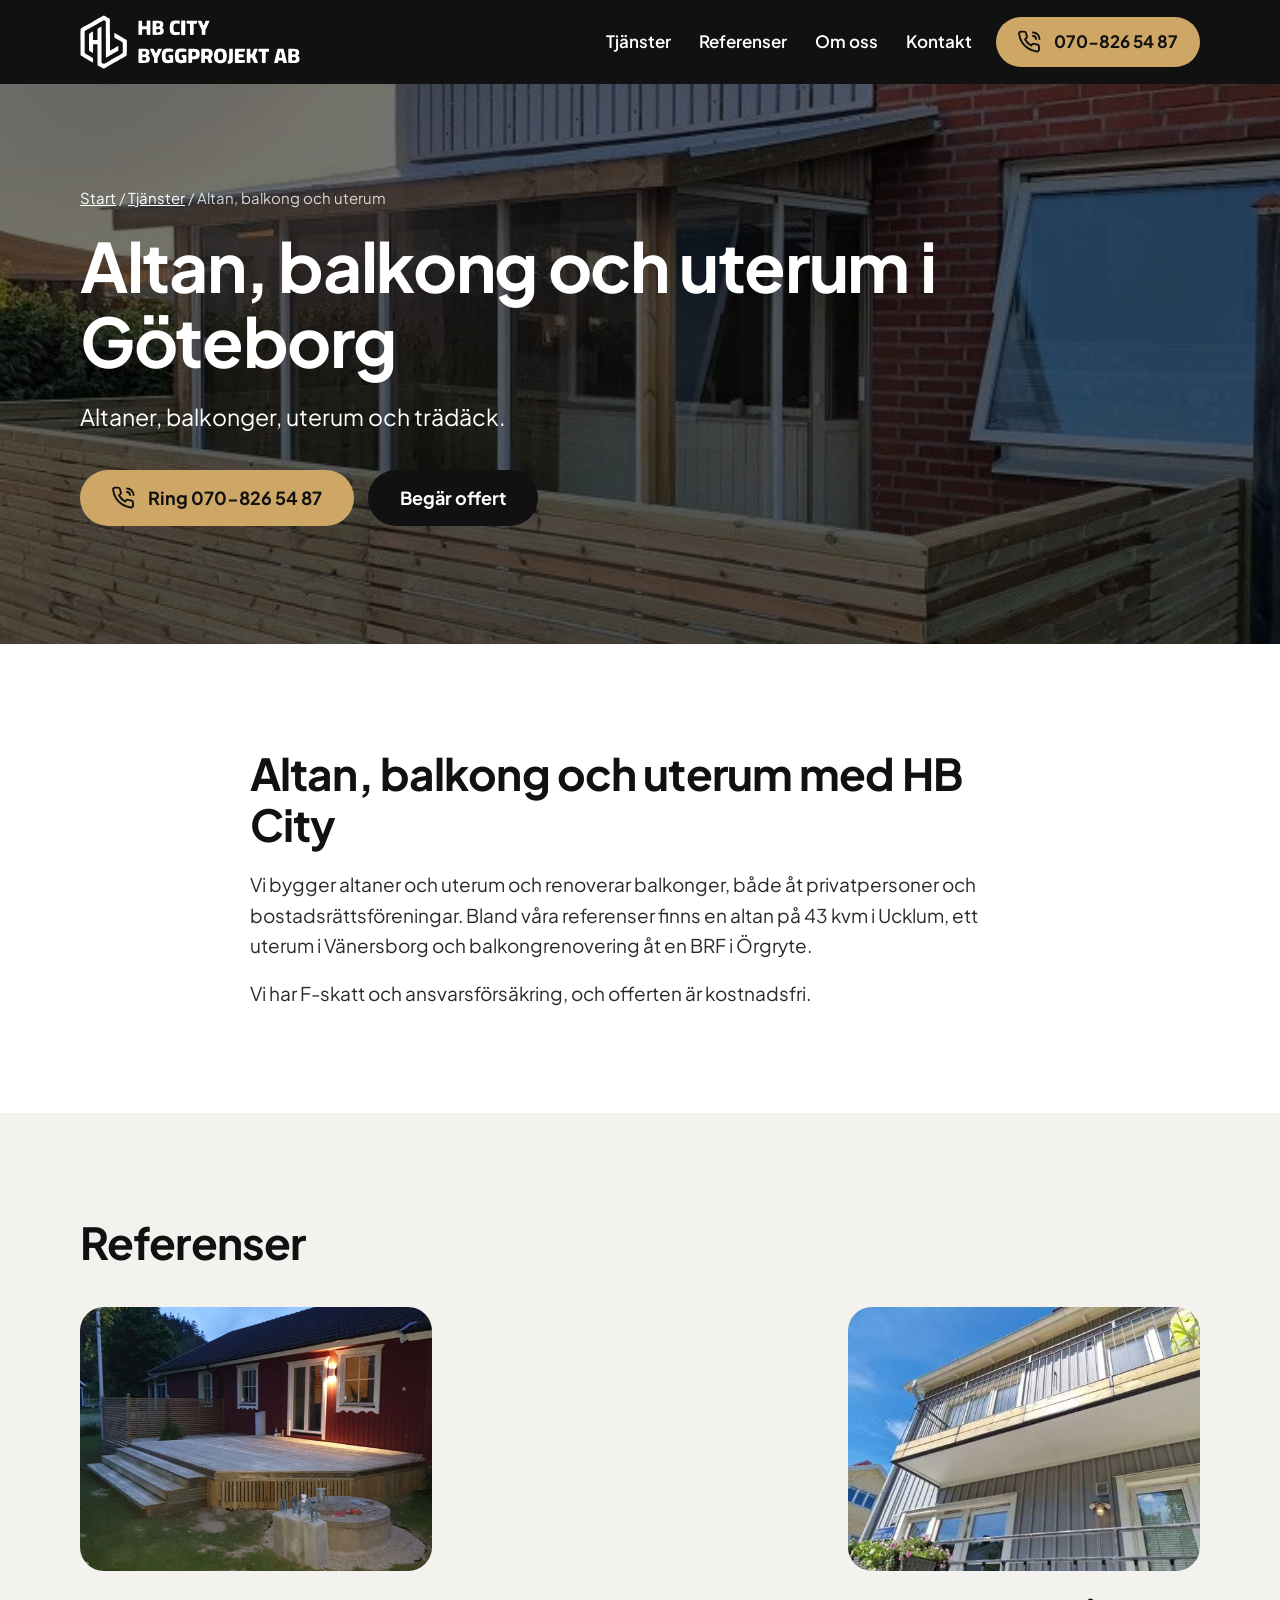
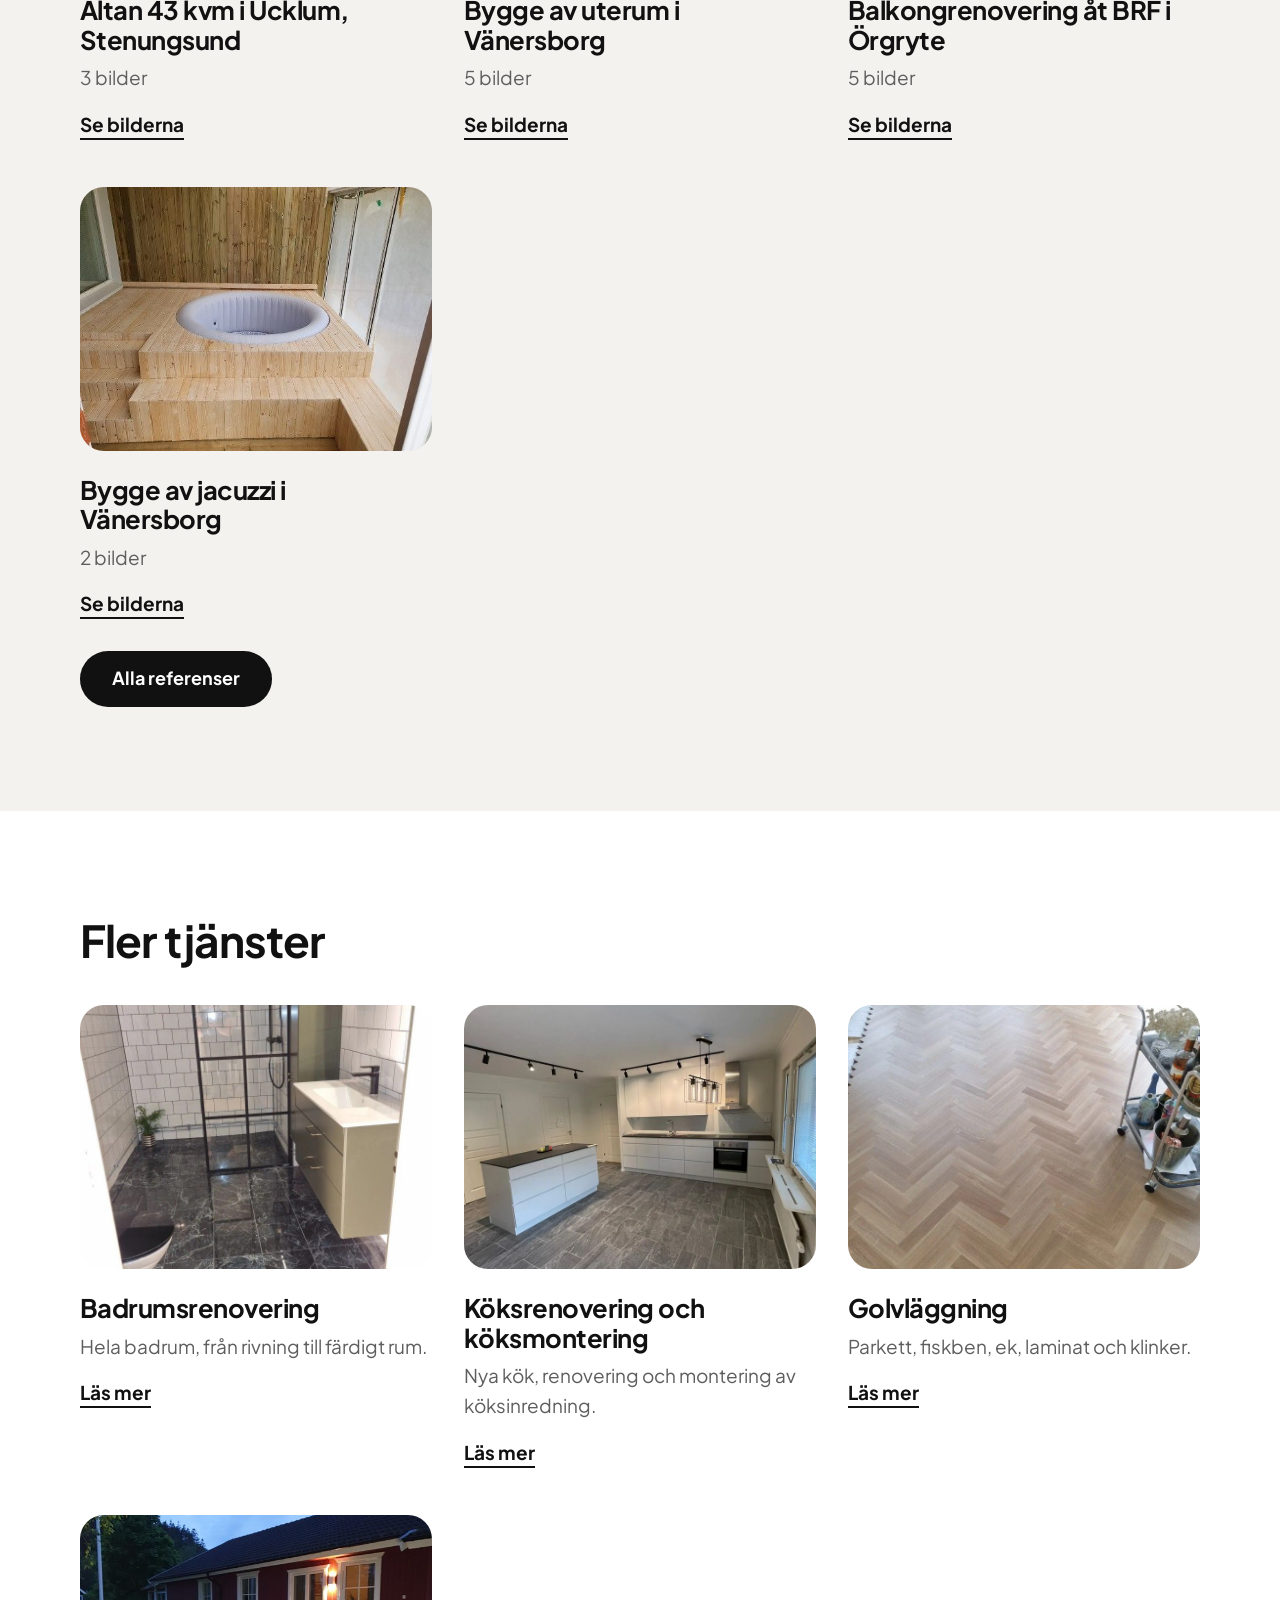
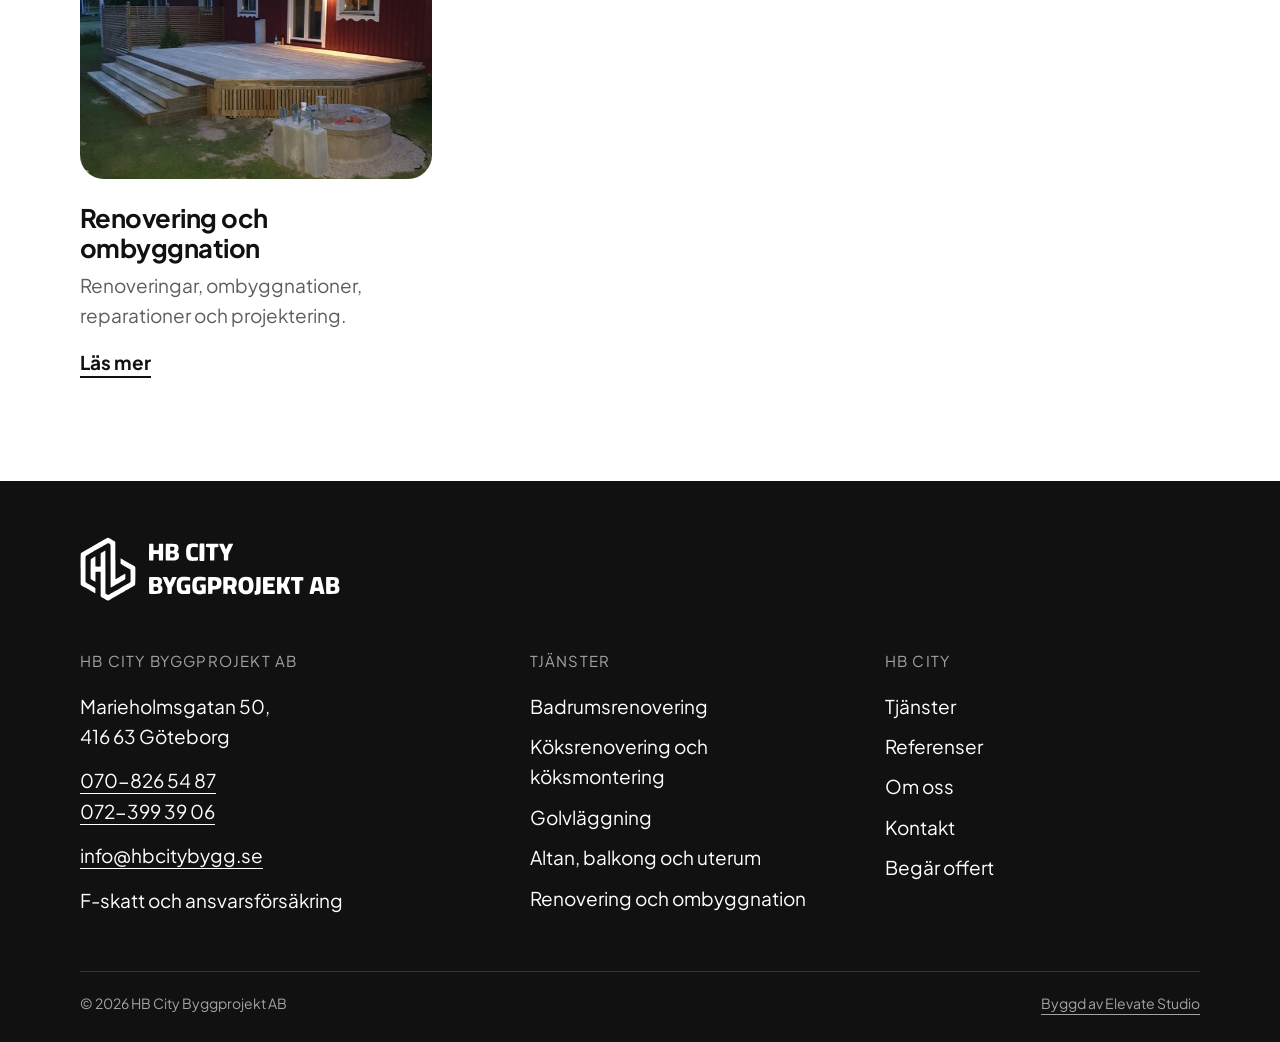
<file: docs/tjanst-altan-balkong.html>
<!doctype html>
<html lang="sv">
<head>
<meta charset="utf-8">
<meta name="viewport" content="width=device-width,initial-scale=1,viewport-fit=cover">
<title>Altan, balkong och uterum i Göteborg | HB City Byggprojekt AB</title>
<meta name="description" content="Altan, balkong och uterum i Göteborg. Altaner, balkonger, uterum och trädäck. HB City Byggprojekt AB – F-skatt, ansvarsförsäkring och kostnadsfri offert.">
<link rel="canonical" href="https://elevatestudio018.github.io/HB-preview/tjanst-altan-balkong.html">
<meta property="og:type" content="website">
<meta property="og:locale" content="sv_SE">
<meta property="og:site_name" content="HB City Byggprojekt AB">
<meta property="og:title" content="Altan, balkong och uterum i Göteborg | HB City Byggprojekt AB">
<meta property="og:description" content="Altan, balkong och uterum i Göteborg. Altaner, balkonger, uterum och trädäck. HB City Byggprojekt AB – F-skatt, ansvarsförsäkring och kostnadsfri offert.">
<meta property="og:image" content="https://elevatestudio018.github.io/HB-preview/img/uterum-vanersborg-4.jpg">
<meta name="theme-color" content="#111111">
<link rel="preconnect" href="https://fonts.googleapis.com"><link rel="preconnect" href="https://fonts.gstatic.com" crossorigin>
<link rel="stylesheet" href="https://fonts.googleapis.com/css2?family=Plus+Jakarta+Sans:wght@400;500;600;700;800&display=swap">
<link rel="stylesheet" href="assets/site.css">
<link rel="icon" href="img/favicon.svg" type="image/svg+xml">

</head>
<body>
<a class="skip" href="#main">Hoppa till innehållet</a>
<header class="head">
  <div class="wrap bar">
    <a class="logo" href="index.html" aria-label="HB City Byggprojekt AB, till startsidan"><img class="logo-img" src="img/hb-city-logo.svg" alt="HB City Byggprojekt AB" width="783" height="193"></a>
    <nav class="nav" aria-label="Huvudmeny"><a href="index.html#tjanster">Tjänster</a><a href="referenser.html">Referenser</a><a href="index.html#om-oss">Om oss</a><a href="index.html#kontakt">Kontakt</a></nav>
    <a class="pill pill-gold head-call" href="tel:+46708265487"><svg class="pi" viewBox="0 0 24 24" fill="none" stroke="currentColor" stroke-width="1.9" stroke-linecap="round" stroke-linejoin="round" aria-hidden="true"><path d="M21 16.5v3a2 2 0 0 1-2.2 2 19.8 19.8 0 0 1-8.6-3.1 19.5 19.5 0 0 1-6-6A19.8 19.8 0 0 1 1.1 3.8 2 2 0 0 1 3.1 1.6h3a2 2 0 0 1 2 1.7c.1 1 .4 1.9.7 2.8a2 2 0 0 1-.5 2.1L7.1 9.5a16 16 0 0 0 6 6l1.3-1.3a2 2 0 0 1 2.1-.4c.9.3 1.8.6 2.8.7a2 2 0 0 1 1.7 2z"/><path d="M15 2.5a6.5 6.5 0 0 1 6.5 6.5M15 6a3 3 0 0 1 3 3"/></svg><span>070-826 54 87</span></a>
    <a class="round round-gold head-round" href="tel:+46708265487" aria-label="Ring 070-826 54 87"><svg class="pi" viewBox="0 0 24 24" fill="none" stroke="currentColor" stroke-width="1.9" stroke-linecap="round" stroke-linejoin="round" aria-hidden="true"><path d="M21 16.5v3a2 2 0 0 1-2.2 2 19.8 19.8 0 0 1-8.6-3.1 19.5 19.5 0 0 1-6-6A19.8 19.8 0 0 1 1.1 3.8 2 2 0 0 1 3.1 1.6h3a2 2 0 0 1 2 1.7c.1 1 .4 1.9.7 2.8a2 2 0 0 1-.5 2.1L7.1 9.5a16 16 0 0 0 6 6l1.3-1.3a2 2 0 0 1 2.1-.4c.9.3 1.8.6 2.8.7a2 2 0 0 1 1.7 2z"/><path d="M15 2.5a6.5 6.5 0 0 1 6.5 6.5M15 6a3 3 0 0 1 3 3"/></svg></a>
    <button class="burger" id="menuBtn" type="button" aria-expanded="false" aria-controls="menu" aria-label="Meny"><span></span><span></span></button>
  </div>
  <nav class="menu" id="menu" aria-label="Meny" hidden>
    <div class="wrap">
      <ul class="menu-main"><li><a href="index.html#tjanster">Tjänster</a></li><li><a href="referenser.html">Referenser</a></li><li><a href="index.html#om-oss">Om oss</a></li><li><a href="index.html#kontakt">Kontakt</a></li><li><a href="index.html#offert">Begär offert</a></li></ul>
      <p class="menu-h">Tjänster</p><ul class="menu-svc"><li><a href="tjanst-badrum.html">Badrumsrenovering</a></li><li><a href="tjanst-kok.html">Köksrenovering och köksmontering</a></li><li><a href="tjanst-golv.html">Golvläggning</a></li><li><a href="tjanst-altan-balkong.html">Altan, balkong och uterum</a></li><li><a href="tjanst-renovering.html">Renovering och ombyggnation</a></li></ul>
      <a class="pill pill-gold" href="tel:+46708265487"><svg class="pi" viewBox="0 0 24 24" fill="none" stroke="currentColor" stroke-width="1.9" stroke-linecap="round" stroke-linejoin="round" aria-hidden="true"><path d="M21 16.5v3a2 2 0 0 1-2.2 2 19.8 19.8 0 0 1-8.6-3.1 19.5 19.5 0 0 1-6-6A19.8 19.8 0 0 1 1.1 3.8 2 2 0 0 1 3.1 1.6h3a2 2 0 0 1 2 1.7c.1 1 .4 1.9.7 2.8a2 2 0 0 1-.5 2.1L7.1 9.5a16 16 0 0 0 6 6l1.3-1.3a2 2 0 0 1 2.1-.4c.9.3 1.8.6 2.8.7a2 2 0 0 1 1.7 2z"/><path d="M15 2.5a6.5 6.5 0 0 1 6.5 6.5M15 6a3 3 0 0 1 3 3"/></svg><span>Ring 070-826 54 87</span></a>
    </div>
  </nav>
</header>
<main id="main">
<section class="hero hero-small" aria-labelledby="ph-h">
  <div class="hero-ph"><img src="img/uterum-vanersborg-4.jpg" srcset="img/uterum-vanersborg-4-s.jpg 800w, img/uterum-vanersborg-4.jpg 1600w" sizes="100vw" alt="Altan, balkong och uterum" fetchpriority="high" decoding="async" style="object-position:50% 50%"></div>
  <div class="wrap hero-in">
    <nav class="crumbs" aria-label="Brödsmulor"><a href="index.html">Start</a> / <a href="index.html#tjanster">Tjänster</a> / <span aria-current="page">Altan, balkong och uterum</span></nav>
    <h1 id="ph-h">Altan, balkong och uterum i Göteborg</h1>
    <p>Altaner, balkonger, uterum och trädäck.</p>
    <div class="btns"><a class="pill pill-gold" href="tel:+46708265487"><svg class="pi" viewBox="0 0 24 24" fill="none" stroke="currentColor" stroke-width="1.9" stroke-linecap="round" stroke-linejoin="round" aria-hidden="true"><path d="M21 16.5v3a2 2 0 0 1-2.2 2 19.8 19.8 0 0 1-8.6-3.1 19.5 19.5 0 0 1-6-6A19.8 19.8 0 0 1 1.1 3.8 2 2 0 0 1 3.1 1.6h3a2 2 0 0 1 2 1.7c.1 1 .4 1.9.7 2.8a2 2 0 0 1-.5 2.1L7.1 9.5a16 16 0 0 0 6 6l1.3-1.3a2 2 0 0 1 2.1-.4c.9.3 1.8.6 2.8.7a2 2 0 0 1 1.7 2z"/><path d="M15 2.5a6.5 6.5 0 0 1 6.5 6.5M15 6a3 3 0 0 1 3 3"/></svg><span>Ring 070-826 54 87</span></a><a class="pill pill-dark" href="index.html?typ=Altan%2C+balkong+och+uterum#offert">Begär offert</a></div>
  </div>
</section>
<section class="sec">
  <div class="wrap narrow prose">
    <h2>Altan, balkong och uterum med HB City</h2>
    <p>Vi bygger altaner och uterum och renoverar balkonger, både åt privatpersoner och bostadsrättsföreningar. Bland våra referenser finns en altan på 43 kvm i Ucklum, ett uterum i Vänersborg och balkongrenovering åt en BRF i Örgryte.</p>
    <p>Vi har F-skatt och ansvarsförsäkring, och offerten är kostnadsfri.</p>
  </div>
</section>
<section class="sec tint">
  <div class="wrap">
    <h2>Referenser</h2>
    <ul class="cards"><li class="card"><a href="referenser.html#altan-ucklum"><figure class="ph"><img src="img/altan-ucklum-1.jpg" srcset="img/altan-ucklum-1-s.jpg 800w, img/altan-ucklum-1.jpg 1600w" sizes="(min-width: 960px) 33vw, 100vw" alt="Altan 43 kvm i Ucklum, Stenungsund" loading="lazy" decoding="async" style="object-position:50% 50%"></figure><h3>Altan 43 kvm i Ucklum, Stenungsund</h3><p>3 bilder</p><span class="more">Se bilderna</span></a></li><li class="card"><a href="referenser.html#uterum-vanersborg"><figure class="ph"><img src="img/uterum-vanersborg-4.jpg" srcset="img/uterum-vanersborg-4-s.jpg 800w, img/uterum-vanersborg-4.jpg 1600w" sizes="(min-width: 960px) 33vw, 100vw" alt="Bygge av uterum i Vänersborg" loading="lazy" decoding="async" style="object-position:50% 50%"></figure><h3>Bygge av uterum i Vänersborg</h3><p>5 bilder</p><span class="more">Se bilderna</span></a></li><li class="card"><a href="referenser.html#balkong-orgryte"><figure class="ph"><img src="img/balkong-orgryte-1.jpg" srcset="img/balkong-orgryte-1-s.jpg 800w, img/balkong-orgryte-1.jpg 1600w" sizes="(min-width: 960px) 33vw, 100vw" alt="Balkongrenovering åt BRF i Örgryte" loading="lazy" decoding="async" style="object-position:50% 50%"></figure><h3>Balkongrenovering åt BRF i Örgryte</h3><p>5 bilder</p><span class="more">Se bilderna</span></a></li><li class="card"><a href="referenser.html#jacuzzi-vanersborg"><figure class="ph"><img src="img/jacuzzi-vanersborg-1.jpg" srcset="img/jacuzzi-vanersborg-1-s.jpg 800w, img/jacuzzi-vanersborg-1.jpg 1600w" sizes="(min-width: 960px) 33vw, 100vw" alt="Bygge av jacuzzi i Vänersborg" loading="lazy" decoding="async" style="object-position:50% 50%"></figure><h3>Bygge av jacuzzi i Vänersborg</h3><p>2 bilder</p><span class="more">Se bilderna</span></a></li></ul>
    <div class="btns"><a class="pill pill-dark" href="referenser.html">Alla referenser</a></div>
  </div>
</section>
<section class="sec">
  <div class="wrap">
    <h2>Fler tjänster</h2>
    <ul class="cards"><li class="card"><a href="tjanst-badrum.html"><figure class="ph"><img src="img/badrum-boras-3.jpg" srcset="img/badrum-boras-3-s.jpg 800w, img/badrum-boras-3.jpg 1600w" sizes="(min-width: 960px) 33vw, 100vw" alt="Badrumsrenovering" loading="lazy" decoding="async" style="object-position:50% 50%"></figure><h3>Badrumsrenovering</h3><p>Hela badrum, från rivning till färdigt rum.</p><span class="more">Läs mer</span></a></li><li class="card"><a href="tjanst-kok.html"><figure class="ph"><img src="img/kok-karra-5.jpg" srcset="img/kok-karra-5-s.jpg 800w, img/kok-karra-5.jpg 1600w" sizes="(min-width: 960px) 33vw, 100vw" alt="Köksrenovering och köksmontering" loading="lazy" decoding="async" style="object-position:50% 50%"></figure><h3>Köksrenovering och köksmontering</h3><p>Nya kök, renovering och montering av köksinredning.</p><span class="more">Läs mer</span></a></li><li class="card"><a href="tjanst-golv.html"><figure class="ph"><img src="img/fiskben-falkenberg-3.jpg" srcset="img/fiskben-falkenberg-3-s.jpg 800w, img/fiskben-falkenberg-3.jpg 1600w" sizes="(min-width: 960px) 33vw, 100vw" alt="Golvläggning" loading="lazy" decoding="async" style="object-position:50% 50%"></figure><h3>Golvläggning</h3><p>Parkett, fiskben, ek, laminat och klinker.</p><span class="more">Läs mer</span></a></li><li class="card"><a href="tjanst-renovering.html"><figure class="ph"><img src="img/altan-ucklum-1.jpg" srcset="img/altan-ucklum-1-s.jpg 800w, img/altan-ucklum-1.jpg 1600w" sizes="(min-width: 960px) 33vw, 100vw" alt="Renovering och ombyggnation" loading="lazy" decoding="async" style="object-position:50% 50%"></figure><h3>Renovering och ombyggnation</h3><p>Renoveringar, ombyggnationer, reparationer och projektering.</p><span class="more">Läs mer</span></a></li></ul>
  </div>
</section>
</main>
<footer class="foot">
  <div class="wrap">
    <a class="logo" href="index.html" aria-label="HB City Byggprojekt AB, till startsidan"><img class="logo-img" src="img/hb-city-logo.svg" alt="HB City Byggprojekt AB" width="783" height="193"></a>
    <div class="foot-grid">
      <div>
        <p class="foot-h">HB City Byggprojekt AB</p>
        <p>Marieholmsgatan 50,<br>416 63 Göteborg</p>
        <p><a href="tel:+46708265487">070-826 54 87</a><br><a href="tel:+46723993906">072-399 39 06</a></p>
        <p><a href="mailto:info@hbcitybygg.se">info@hbcitybygg.se</a></p>
        <p>F-skatt och ansvarsförsäkring</p>
      </div>
      <div><p class="foot-h">Tjänster</p><ul><li><a href="tjanst-badrum.html">Badrumsrenovering</a></li><li><a href="tjanst-kok.html">Köksrenovering och köksmontering</a></li><li><a href="tjanst-golv.html">Golvläggning</a></li><li><a href="tjanst-altan-balkong.html">Altan, balkong och uterum</a></li><li><a href="tjanst-renovering.html">Renovering och ombyggnation</a></li></ul></div>
      <div><p class="foot-h">HB City</p><ul><li><a href="index.html#tjanster">Tjänster</a></li><li><a href="referenser.html">Referenser</a></li><li><a href="index.html#om-oss">Om oss</a></li><li><a href="index.html#kontakt">Kontakt</a></li><li><a href="index.html#offert">Begär offert</a></li></ul></div>
    </div>
    <div class="foot-end">
      <span>© <span data-year>2026</span> HB City Byggprojekt AB</span>
      <a href="https://elevatestudio.nu" target="_blank" rel="noopener">Byggd av Elevate Studio</a>
    </div>
  </div>
</footer>
<script src="assets/site.js" defer></script>
</body>
</html>
</file>
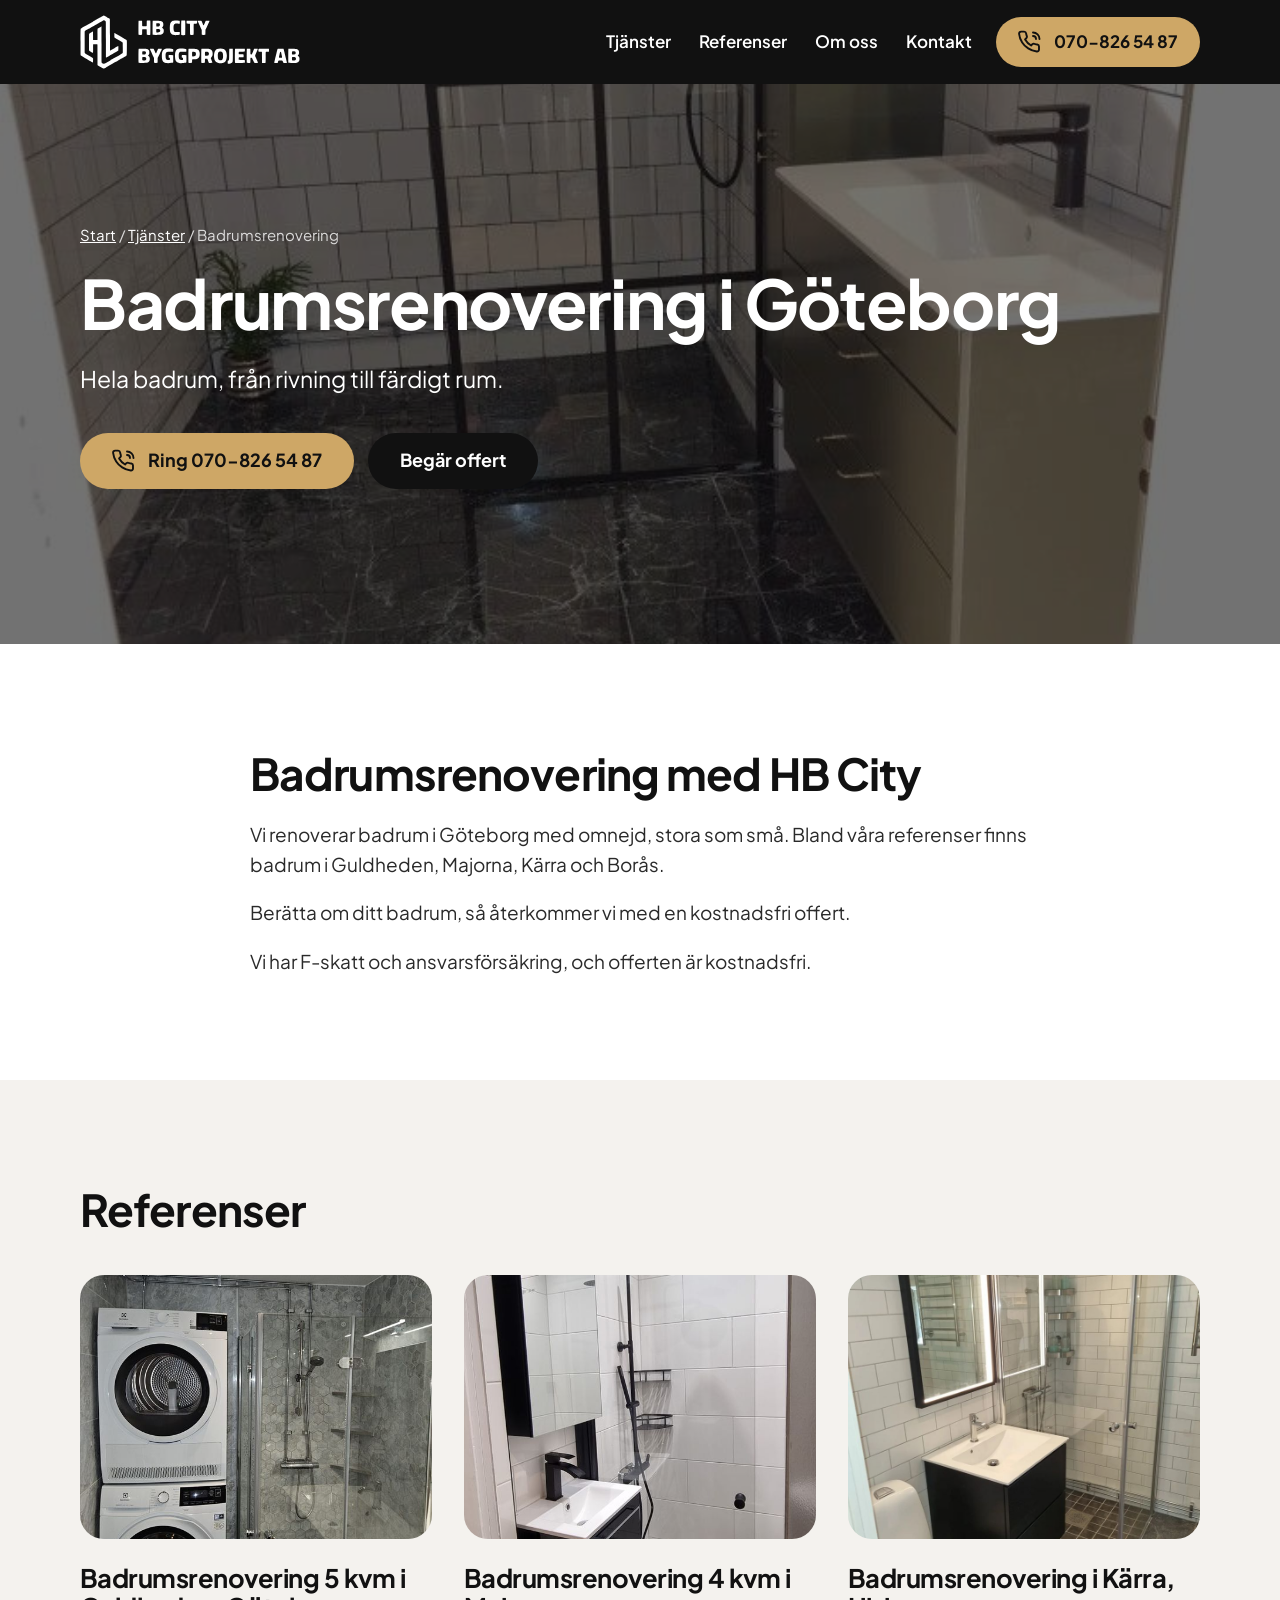
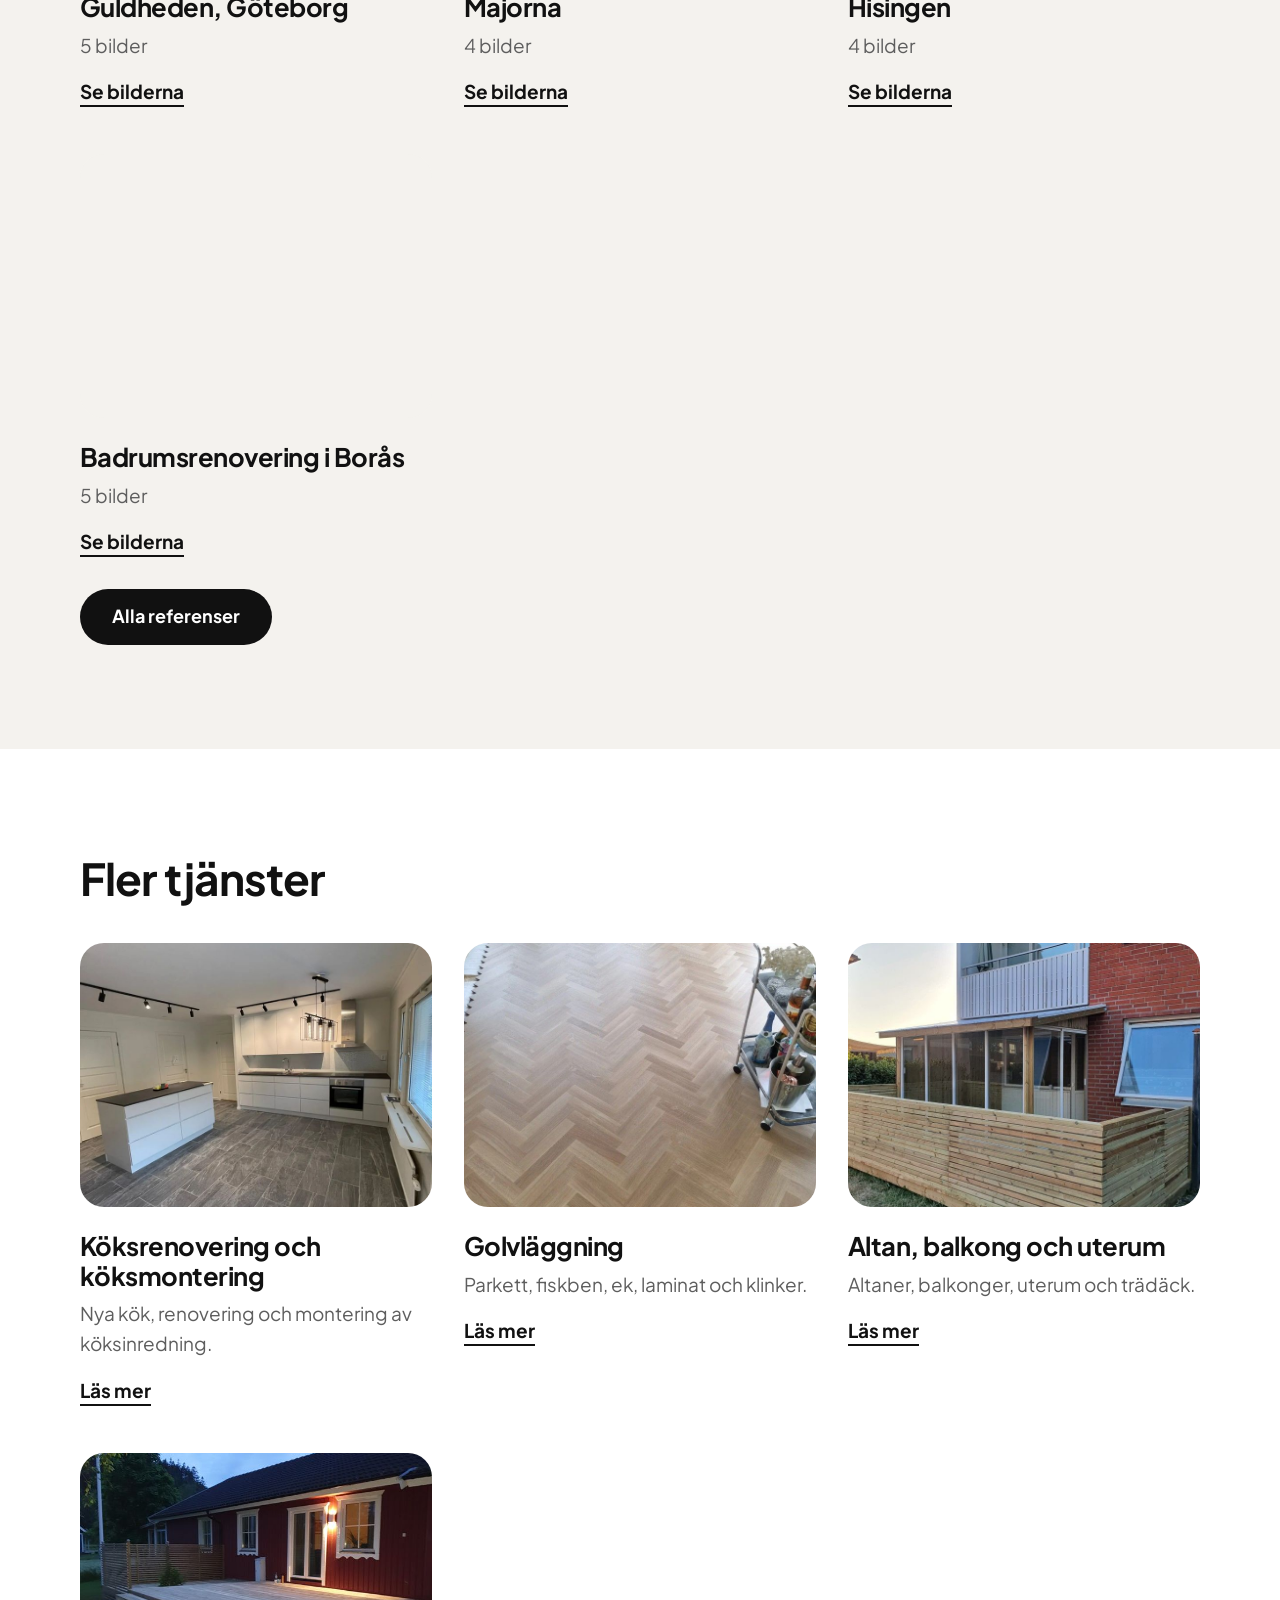
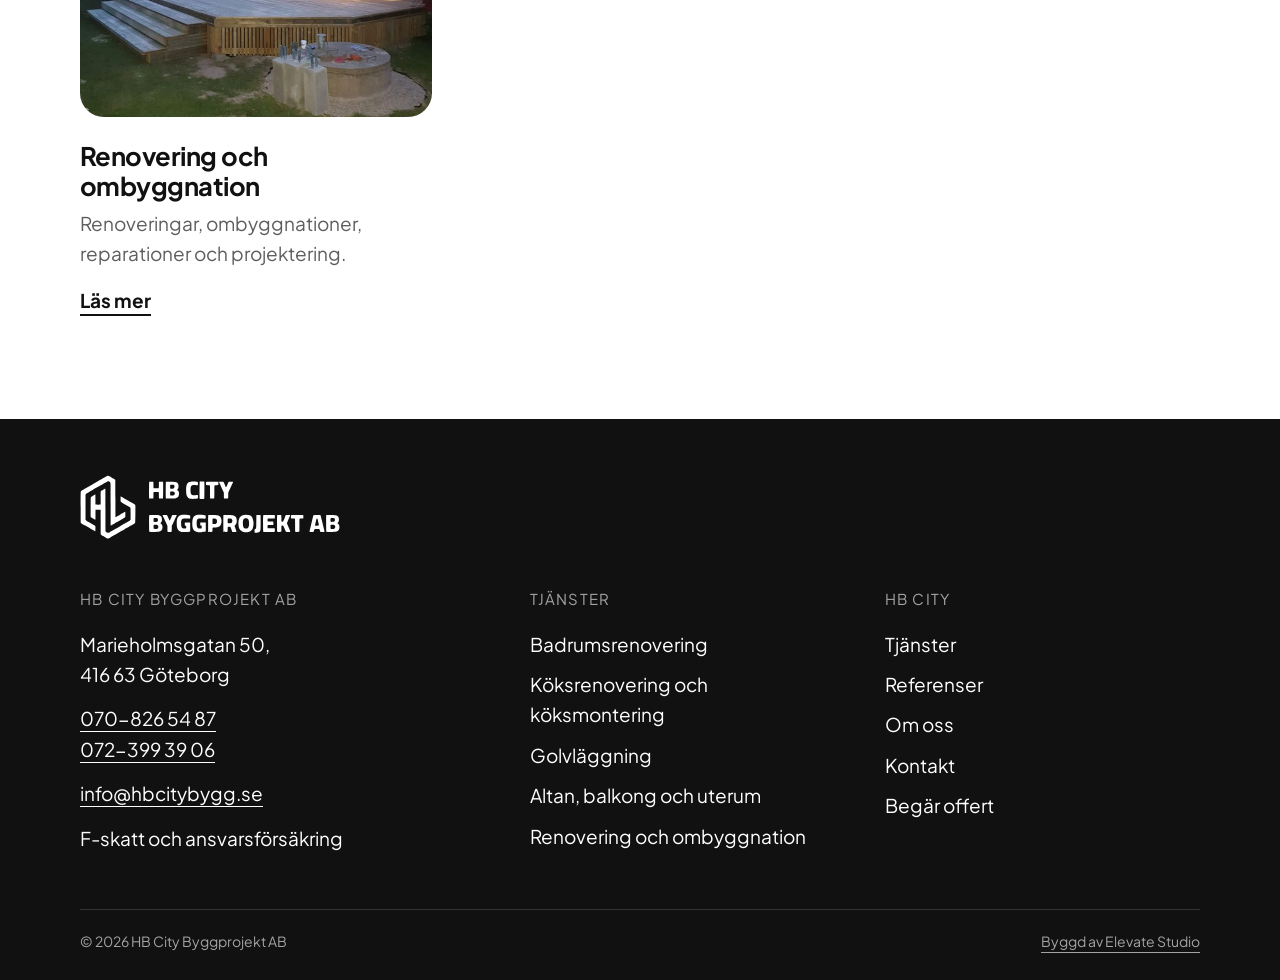
<file: docs/tjanst-badrum.html>
<!doctype html>
<html lang="sv">
<head>
<meta charset="utf-8">
<meta name="viewport" content="width=device-width,initial-scale=1,viewport-fit=cover">
<title>Badrumsrenovering i Göteborg | HB City Byggprojekt AB</title>
<meta name="description" content="Badrumsrenovering i Göteborg. Hela badrum, från rivning till färdigt rum. HB City Byggprojekt AB – F-skatt, ansvarsförsäkring och kostnadsfri offert.">
<link rel="canonical" href="https://elevatestudio018.github.io/HB-preview/tjanst-badrum.html">
<meta property="og:type" content="website">
<meta property="og:locale" content="sv_SE">
<meta property="og:site_name" content="HB City Byggprojekt AB">
<meta property="og:title" content="Badrumsrenovering i Göteborg | HB City Byggprojekt AB">
<meta property="og:description" content="Badrumsrenovering i Göteborg. Hela badrum, från rivning till färdigt rum. HB City Byggprojekt AB – F-skatt, ansvarsförsäkring och kostnadsfri offert.">
<meta property="og:image" content="https://elevatestudio018.github.io/HB-preview/img/badrum-boras-3.jpg">
<meta name="theme-color" content="#111111">
<link rel="preconnect" href="https://fonts.googleapis.com"><link rel="preconnect" href="https://fonts.gstatic.com" crossorigin>
<link rel="stylesheet" href="https://fonts.googleapis.com/css2?family=Plus+Jakarta+Sans:wght@400;500;600;700;800&display=swap">
<link rel="stylesheet" href="assets/site.css">
<link rel="icon" href="img/favicon.svg" type="image/svg+xml">

</head>
<body>
<a class="skip" href="#main">Hoppa till innehållet</a>
<header class="head">
  <div class="wrap bar">
    <a class="logo" href="index.html" aria-label="HB City Byggprojekt AB, till startsidan"><img class="logo-img" src="img/hb-city-logo.svg" alt="HB City Byggprojekt AB" width="783" height="193"></a>
    <nav class="nav" aria-label="Huvudmeny"><a href="index.html#tjanster">Tjänster</a><a href="referenser.html">Referenser</a><a href="index.html#om-oss">Om oss</a><a href="index.html#kontakt">Kontakt</a></nav>
    <a class="pill pill-gold head-call" href="tel:+46708265487"><svg class="pi" viewBox="0 0 24 24" fill="none" stroke="currentColor" stroke-width="1.9" stroke-linecap="round" stroke-linejoin="round" aria-hidden="true"><path d="M21 16.5v3a2 2 0 0 1-2.2 2 19.8 19.8 0 0 1-8.6-3.1 19.5 19.5 0 0 1-6-6A19.8 19.8 0 0 1 1.1 3.8 2 2 0 0 1 3.1 1.6h3a2 2 0 0 1 2 1.7c.1 1 .4 1.9.7 2.8a2 2 0 0 1-.5 2.1L7.1 9.5a16 16 0 0 0 6 6l1.3-1.3a2 2 0 0 1 2.1-.4c.9.3 1.8.6 2.8.7a2 2 0 0 1 1.7 2z"/><path d="M15 2.5a6.5 6.5 0 0 1 6.5 6.5M15 6a3 3 0 0 1 3 3"/></svg><span>070-826 54 87</span></a>
    <a class="round round-gold head-round" href="tel:+46708265487" aria-label="Ring 070-826 54 87"><svg class="pi" viewBox="0 0 24 24" fill="none" stroke="currentColor" stroke-width="1.9" stroke-linecap="round" stroke-linejoin="round" aria-hidden="true"><path d="M21 16.5v3a2 2 0 0 1-2.2 2 19.8 19.8 0 0 1-8.6-3.1 19.5 19.5 0 0 1-6-6A19.8 19.8 0 0 1 1.1 3.8 2 2 0 0 1 3.1 1.6h3a2 2 0 0 1 2 1.7c.1 1 .4 1.9.7 2.8a2 2 0 0 1-.5 2.1L7.1 9.5a16 16 0 0 0 6 6l1.3-1.3a2 2 0 0 1 2.1-.4c.9.3 1.8.6 2.8.7a2 2 0 0 1 1.7 2z"/><path d="M15 2.5a6.5 6.5 0 0 1 6.5 6.5M15 6a3 3 0 0 1 3 3"/></svg></a>
    <button class="burger" id="menuBtn" type="button" aria-expanded="false" aria-controls="menu" aria-label="Meny"><span></span><span></span></button>
  </div>
  <nav class="menu" id="menu" aria-label="Meny" hidden>
    <div class="wrap">
      <ul class="menu-main"><li><a href="index.html#tjanster">Tjänster</a></li><li><a href="referenser.html">Referenser</a></li><li><a href="index.html#om-oss">Om oss</a></li><li><a href="index.html#kontakt">Kontakt</a></li><li><a href="index.html#offert">Begär offert</a></li></ul>
      <p class="menu-h">Tjänster</p><ul class="menu-svc"><li><a href="tjanst-badrum.html">Badrumsrenovering</a></li><li><a href="tjanst-kok.html">Köksrenovering och köksmontering</a></li><li><a href="tjanst-golv.html">Golvläggning</a></li><li><a href="tjanst-altan-balkong.html">Altan, balkong och uterum</a></li><li><a href="tjanst-renovering.html">Renovering och ombyggnation</a></li></ul>
      <a class="pill pill-gold" href="tel:+46708265487"><svg class="pi" viewBox="0 0 24 24" fill="none" stroke="currentColor" stroke-width="1.9" stroke-linecap="round" stroke-linejoin="round" aria-hidden="true"><path d="M21 16.5v3a2 2 0 0 1-2.2 2 19.8 19.8 0 0 1-8.6-3.1 19.5 19.5 0 0 1-6-6A19.8 19.8 0 0 1 1.1 3.8 2 2 0 0 1 3.1 1.6h3a2 2 0 0 1 2 1.7c.1 1 .4 1.9.7 2.8a2 2 0 0 1-.5 2.1L7.1 9.5a16 16 0 0 0 6 6l1.3-1.3a2 2 0 0 1 2.1-.4c.9.3 1.8.6 2.8.7a2 2 0 0 1 1.7 2z"/><path d="M15 2.5a6.5 6.5 0 0 1 6.5 6.5M15 6a3 3 0 0 1 3 3"/></svg><span>Ring 070-826 54 87</span></a>
    </div>
  </nav>
</header>
<main id="main">
<section class="hero hero-small" aria-labelledby="ph-h">
  <div class="hero-ph"><img src="img/badrum-boras-3.jpg" srcset="img/badrum-boras-3-s.jpg 800w, img/badrum-boras-3.jpg 1600w" sizes="100vw" alt="Badrumsrenovering" fetchpriority="high" decoding="async" style="object-position:50% 50%"></div>
  <div class="wrap hero-in">
    <nav class="crumbs" aria-label="Brödsmulor"><a href="index.html">Start</a> / <a href="index.html#tjanster">Tjänster</a> / <span aria-current="page">Badrumsrenovering</span></nav>
    <h1 id="ph-h">Badrumsrenovering i Göteborg</h1>
    <p>Hela badrum, från rivning till färdigt rum.</p>
    <div class="btns"><a class="pill pill-gold" href="tel:+46708265487"><svg class="pi" viewBox="0 0 24 24" fill="none" stroke="currentColor" stroke-width="1.9" stroke-linecap="round" stroke-linejoin="round" aria-hidden="true"><path d="M21 16.5v3a2 2 0 0 1-2.2 2 19.8 19.8 0 0 1-8.6-3.1 19.5 19.5 0 0 1-6-6A19.8 19.8 0 0 1 1.1 3.8 2 2 0 0 1 3.1 1.6h3a2 2 0 0 1 2 1.7c.1 1 .4 1.9.7 2.8a2 2 0 0 1-.5 2.1L7.1 9.5a16 16 0 0 0 6 6l1.3-1.3a2 2 0 0 1 2.1-.4c.9.3 1.8.6 2.8.7a2 2 0 0 1 1.7 2z"/><path d="M15 2.5a6.5 6.5 0 0 1 6.5 6.5M15 6a3 3 0 0 1 3 3"/></svg><span>Ring 070-826 54 87</span></a><a class="pill pill-dark" href="index.html?typ=Badrumsrenovering#offert">Begär offert</a></div>
  </div>
</section>
<section class="sec">
  <div class="wrap narrow prose">
    <h2>Badrumsrenovering med HB City</h2>
    <p>Vi renoverar badrum i Göteborg med omnejd, stora som små. Bland våra referenser finns badrum i Guldheden, Majorna, Kärra och Borås.</p><p>Berätta om ditt badrum, så återkommer vi med en kostnadsfri offert.</p>
    <p>Vi har F-skatt och ansvarsförsäkring, och offerten är kostnadsfri.</p>
  </div>
</section>
<section class="sec tint">
  <div class="wrap">
    <h2>Referenser</h2>
    <ul class="cards"><li class="card"><a href="referenser.html#badrum-guldheden"><figure class="ph"><img src="img/badrum-guldheden-3.jpg" srcset="img/badrum-guldheden-3-s.jpg 800w, img/badrum-guldheden-3.jpg 1600w" sizes="(min-width: 960px) 33vw, 100vw" alt="Badrumsrenovering 5 kvm i Guldheden, Göteborg" loading="lazy" decoding="async" style="object-position:50% 50%"></figure><h3>Badrumsrenovering 5 kvm i Guldheden, Göteborg</h3><p>5 bilder</p><span class="more">Se bilderna</span></a></li><li class="card"><a href="referenser.html#badrum-majorna"><figure class="ph"><img src="img/badrum-majorna-1.jpg" srcset="img/badrum-majorna-1-s.jpg 800w, img/badrum-majorna-1.jpg 1600w" sizes="(min-width: 960px) 33vw, 100vw" alt="Badrumsrenovering 4 kvm i Majorna" loading="lazy" decoding="async" style="object-position:50% 50%"></figure><h3>Badrumsrenovering 4 kvm i Majorna</h3><p>4 bilder</p><span class="more">Se bilderna</span></a></li><li class="card"><a href="referenser.html#badrum-karra"><figure class="ph"><img src="img/badrum-karra-1.jpg" srcset="img/badrum-karra-1-s.jpg 800w, img/badrum-karra-1.jpg 1600w" sizes="(min-width: 960px) 33vw, 100vw" alt="Badrumsrenovering i Kärra, Hisingen" loading="lazy" decoding="async" style="object-position:50% 50%"></figure><h3>Badrumsrenovering i Kärra, Hisingen</h3><p>4 bilder</p><span class="more">Se bilderna</span></a></li><li class="card"><a href="referenser.html#badrum-boras"><figure class="ph"><img src="img/badrum-boras-3.jpg" srcset="img/badrum-boras-3-s.jpg 800w, img/badrum-boras-3.jpg 1600w" sizes="(min-width: 960px) 33vw, 100vw" alt="Badrumsrenovering i Borås" loading="lazy" decoding="async" style="object-position:50% 50%"></figure><h3>Badrumsrenovering i Borås</h3><p>5 bilder</p><span class="more">Se bilderna</span></a></li></ul>
    <div class="btns"><a class="pill pill-dark" href="referenser.html">Alla referenser</a></div>
  </div>
</section>
<section class="sec">
  <div class="wrap">
    <h2>Fler tjänster</h2>
    <ul class="cards"><li class="card"><a href="tjanst-kok.html"><figure class="ph"><img src="img/kok-karra-5.jpg" srcset="img/kok-karra-5-s.jpg 800w, img/kok-karra-5.jpg 1600w" sizes="(min-width: 960px) 33vw, 100vw" alt="Köksrenovering och köksmontering" loading="lazy" decoding="async" style="object-position:50% 50%"></figure><h3>Köksrenovering och köksmontering</h3><p>Nya kök, renovering och montering av köksinredning.</p><span class="more">Läs mer</span></a></li><li class="card"><a href="tjanst-golv.html"><figure class="ph"><img src="img/fiskben-falkenberg-3.jpg" srcset="img/fiskben-falkenberg-3-s.jpg 800w, img/fiskben-falkenberg-3.jpg 1600w" sizes="(min-width: 960px) 33vw, 100vw" alt="Golvläggning" loading="lazy" decoding="async" style="object-position:50% 50%"></figure><h3>Golvläggning</h3><p>Parkett, fiskben, ek, laminat och klinker.</p><span class="more">Läs mer</span></a></li><li class="card"><a href="tjanst-altan-balkong.html"><figure class="ph"><img src="img/uterum-vanersborg-4.jpg" srcset="img/uterum-vanersborg-4-s.jpg 800w, img/uterum-vanersborg-4.jpg 1600w" sizes="(min-width: 960px) 33vw, 100vw" alt="Altan, balkong och uterum" loading="lazy" decoding="async" style="object-position:50% 50%"></figure><h3>Altan, balkong och uterum</h3><p>Altaner, balkonger, uterum och trädäck.</p><span class="more">Läs mer</span></a></li><li class="card"><a href="tjanst-renovering.html"><figure class="ph"><img src="img/altan-ucklum-1.jpg" srcset="img/altan-ucklum-1-s.jpg 800w, img/altan-ucklum-1.jpg 1600w" sizes="(min-width: 960px) 33vw, 100vw" alt="Renovering och ombyggnation" loading="lazy" decoding="async" style="object-position:50% 50%"></figure><h3>Renovering och ombyggnation</h3><p>Renoveringar, ombyggnationer, reparationer och projektering.</p><span class="more">Läs mer</span></a></li></ul>
  </div>
</section>
</main>
<footer class="foot">
  <div class="wrap">
    <a class="logo" href="index.html" aria-label="HB City Byggprojekt AB, till startsidan"><img class="logo-img" src="img/hb-city-logo.svg" alt="HB City Byggprojekt AB" width="783" height="193"></a>
    <div class="foot-grid">
      <div>
        <p class="foot-h">HB City Byggprojekt AB</p>
        <p>Marieholmsgatan 50,<br>416 63 Göteborg</p>
        <p><a href="tel:+46708265487">070-826 54 87</a><br><a href="tel:+46723993906">072-399 39 06</a></p>
        <p><a href="mailto:info@hbcitybygg.se">info@hbcitybygg.se</a></p>
        <p>F-skatt och ansvarsförsäkring</p>
      </div>
      <div><p class="foot-h">Tjänster</p><ul><li><a href="tjanst-badrum.html">Badrumsrenovering</a></li><li><a href="tjanst-kok.html">Köksrenovering och köksmontering</a></li><li><a href="tjanst-golv.html">Golvläggning</a></li><li><a href="tjanst-altan-balkong.html">Altan, balkong och uterum</a></li><li><a href="tjanst-renovering.html">Renovering och ombyggnation</a></li></ul></div>
      <div><p class="foot-h">HB City</p><ul><li><a href="index.html#tjanster">Tjänster</a></li><li><a href="referenser.html">Referenser</a></li><li><a href="index.html#om-oss">Om oss</a></li><li><a href="index.html#kontakt">Kontakt</a></li><li><a href="index.html#offert">Begär offert</a></li></ul></div>
    </div>
    <div class="foot-end">
      <span>© <span data-year>2026</span> HB City Byggprojekt AB</span>
      <a href="https://elevatestudio.nu" target="_blank" rel="noopener">Byggd av Elevate Studio</a>
    </div>
  </div>
</footer>
<script src="assets/site.js" defer></script>
</body>
</html>
</file>
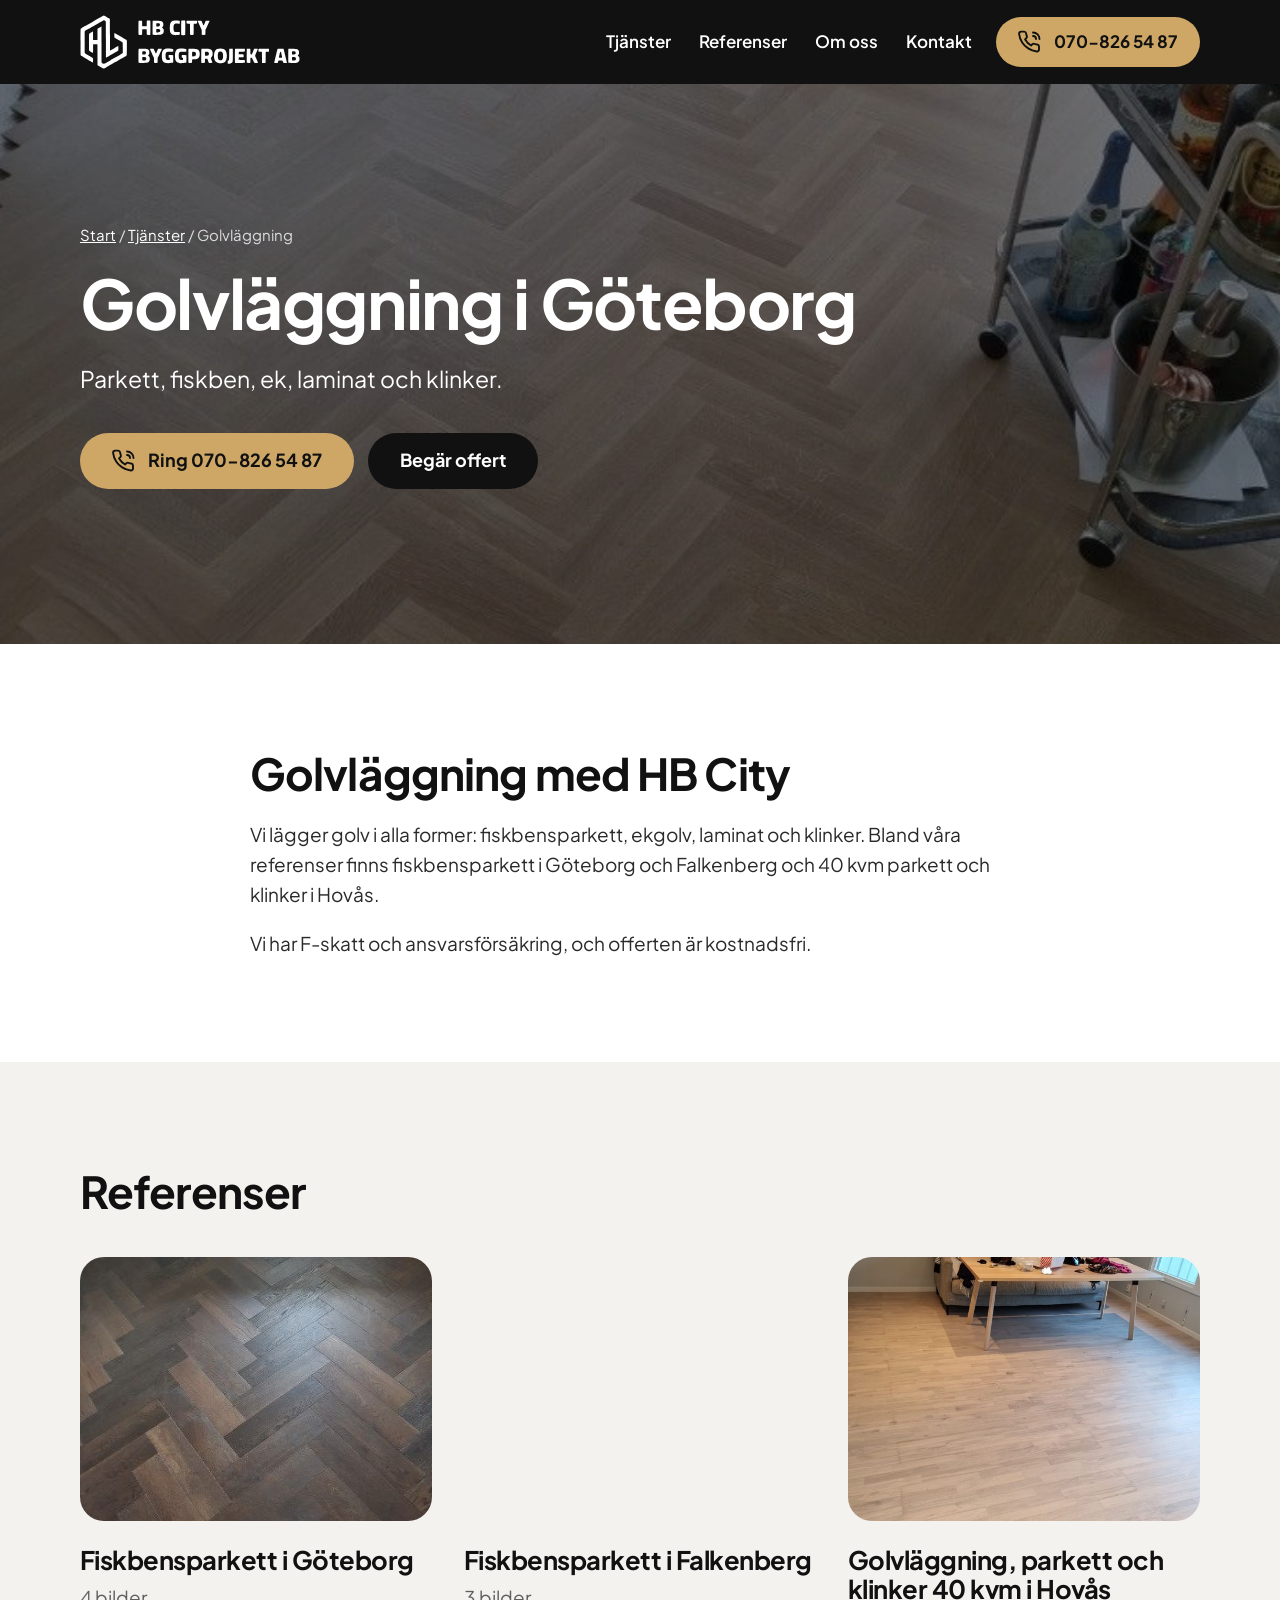
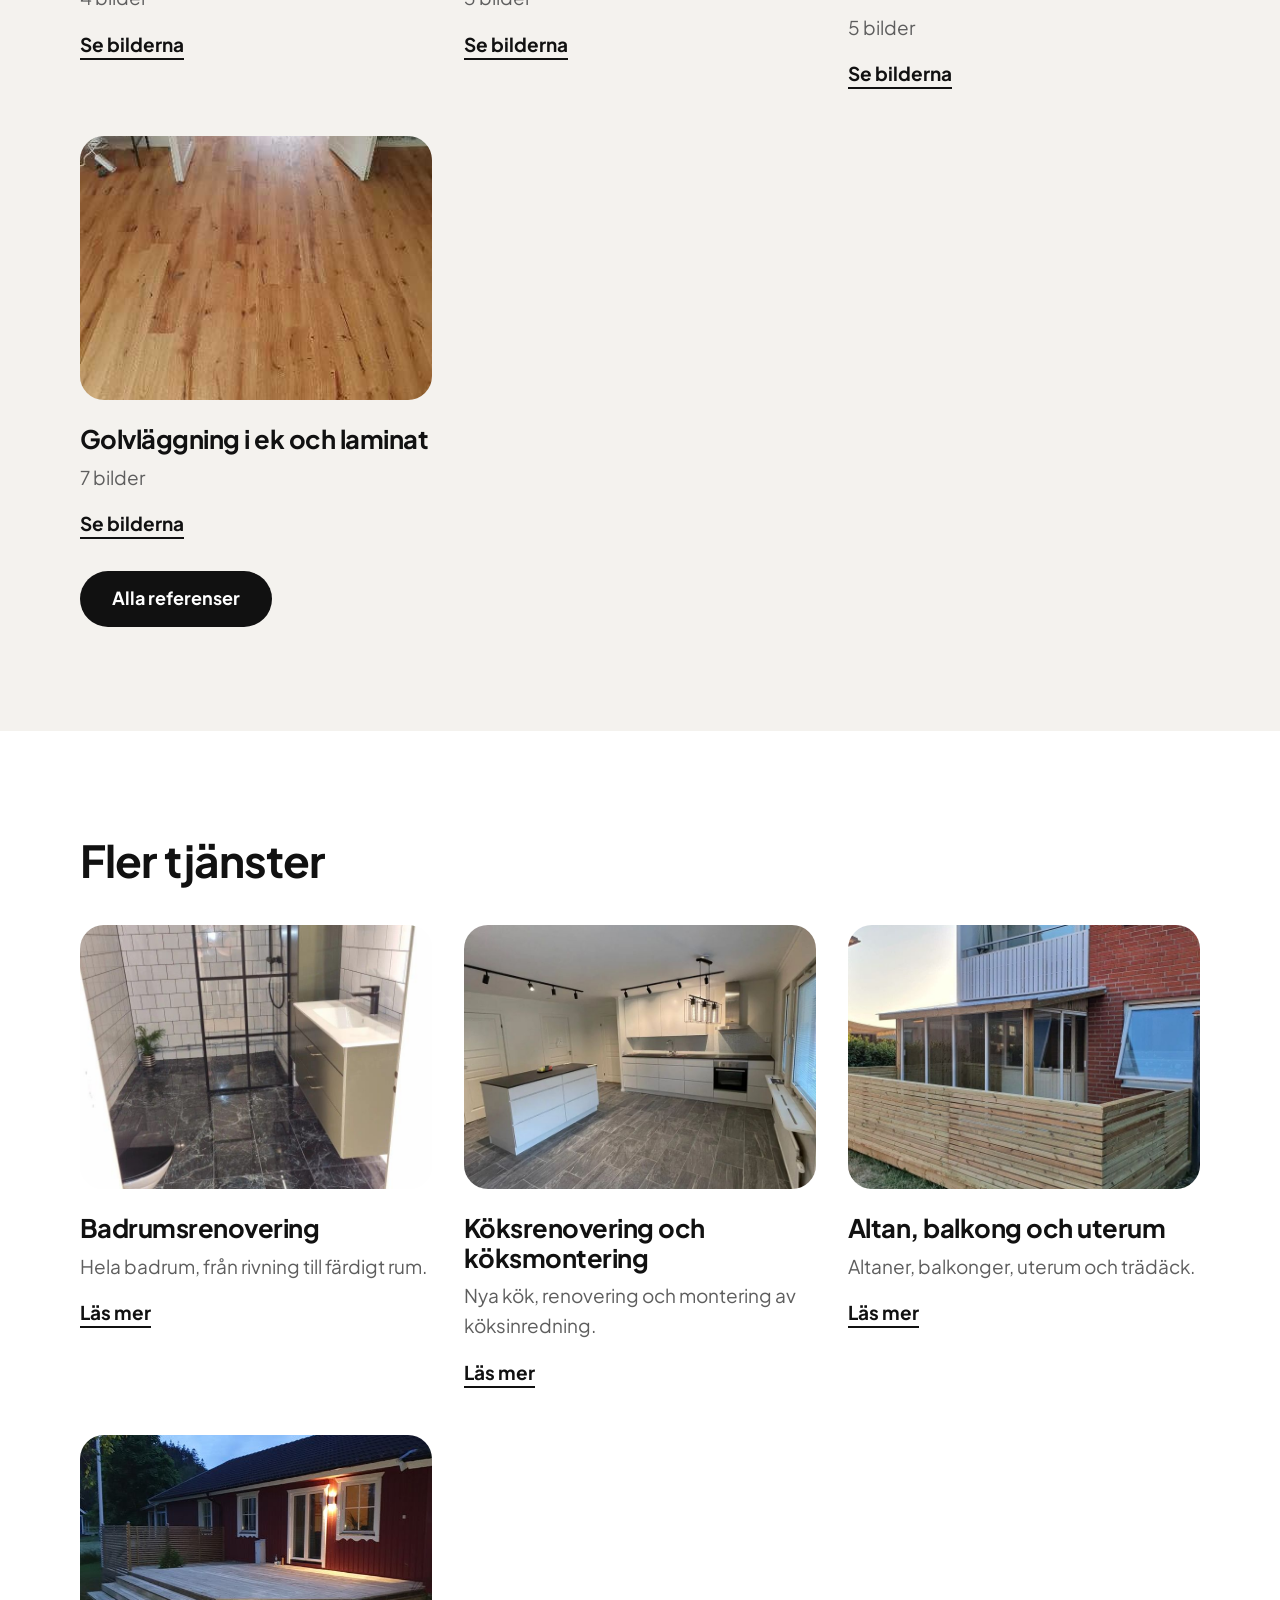
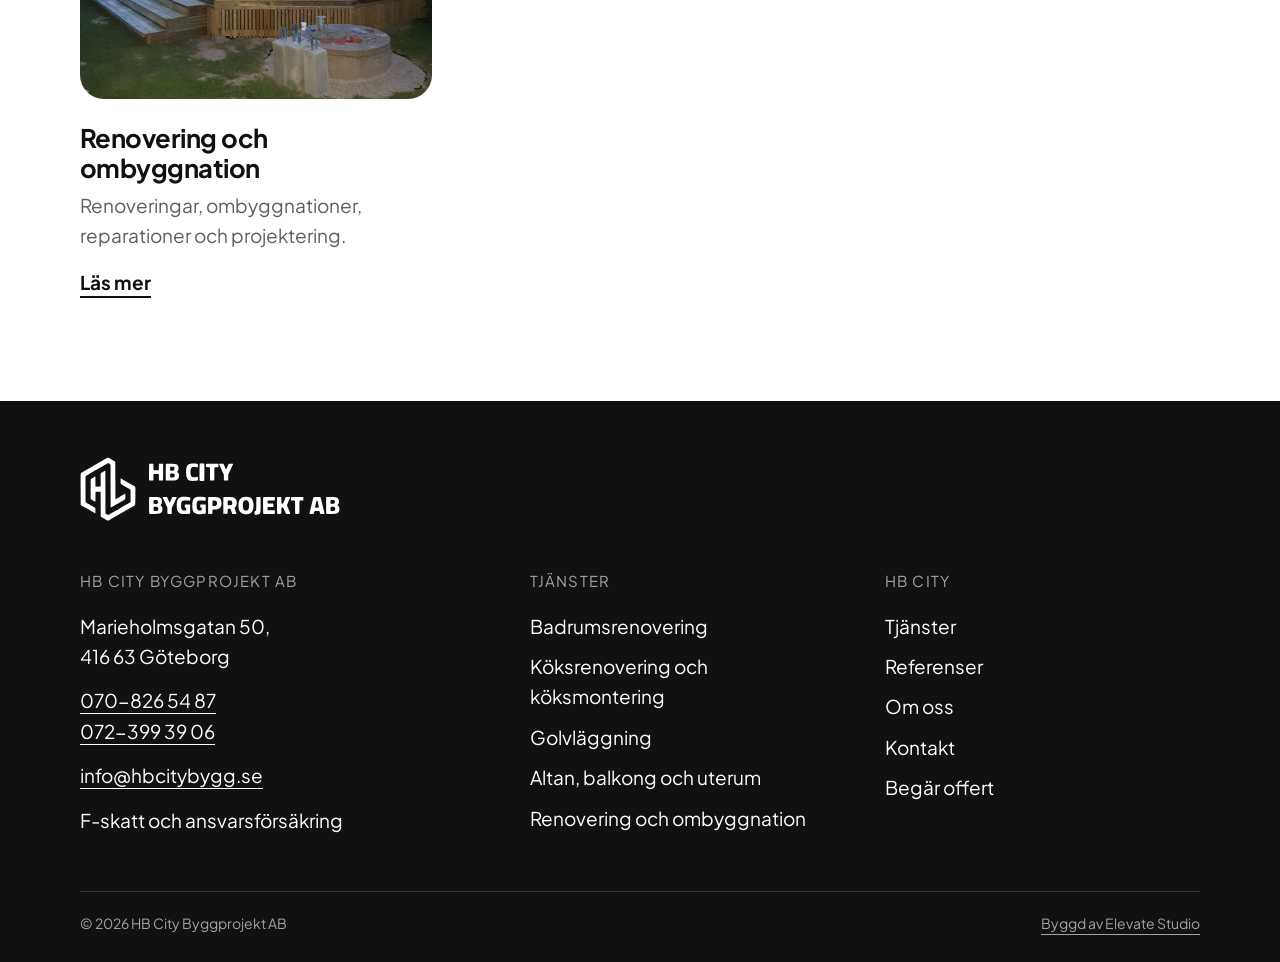
<file: docs/tjanst-golv.html>
<!doctype html>
<html lang="sv">
<head>
<meta charset="utf-8">
<meta name="viewport" content="width=device-width,initial-scale=1,viewport-fit=cover">
<title>Golvläggning i Göteborg | HB City Byggprojekt AB</title>
<meta name="description" content="Golvläggning i Göteborg. Parkett, fiskben, ek, laminat och klinker. HB City Byggprojekt AB – F-skatt, ansvarsförsäkring och kostnadsfri offert.">
<link rel="canonical" href="https://elevatestudio018.github.io/HB-preview/tjanst-golv.html">
<meta property="og:type" content="website">
<meta property="og:locale" content="sv_SE">
<meta property="og:site_name" content="HB City Byggprojekt AB">
<meta property="og:title" content="Golvläggning i Göteborg | HB City Byggprojekt AB">
<meta property="og:description" content="Golvläggning i Göteborg. Parkett, fiskben, ek, laminat och klinker. HB City Byggprojekt AB – F-skatt, ansvarsförsäkring och kostnadsfri offert.">
<meta property="og:image" content="https://elevatestudio018.github.io/HB-preview/img/fiskben-falkenberg-3.jpg">
<meta name="theme-color" content="#111111">
<link rel="preconnect" href="https://fonts.googleapis.com"><link rel="preconnect" href="https://fonts.gstatic.com" crossorigin>
<link rel="stylesheet" href="https://fonts.googleapis.com/css2?family=Plus+Jakarta+Sans:wght@400;500;600;700;800&display=swap">
<link rel="stylesheet" href="assets/site.css">
<link rel="icon" href="img/favicon.svg" type="image/svg+xml">

</head>
<body>
<a class="skip" href="#main">Hoppa till innehållet</a>
<header class="head">
  <div class="wrap bar">
    <a class="logo" href="index.html" aria-label="HB City Byggprojekt AB, till startsidan"><img class="logo-img" src="img/hb-city-logo.svg" alt="HB City Byggprojekt AB" width="783" height="193"></a>
    <nav class="nav" aria-label="Huvudmeny"><a href="index.html#tjanster">Tjänster</a><a href="referenser.html">Referenser</a><a href="index.html#om-oss">Om oss</a><a href="index.html#kontakt">Kontakt</a></nav>
    <a class="pill pill-gold head-call" href="tel:+46708265487"><svg class="pi" viewBox="0 0 24 24" fill="none" stroke="currentColor" stroke-width="1.9" stroke-linecap="round" stroke-linejoin="round" aria-hidden="true"><path d="M21 16.5v3a2 2 0 0 1-2.2 2 19.8 19.8 0 0 1-8.6-3.1 19.5 19.5 0 0 1-6-6A19.8 19.8 0 0 1 1.1 3.8 2 2 0 0 1 3.1 1.6h3a2 2 0 0 1 2 1.7c.1 1 .4 1.9.7 2.8a2 2 0 0 1-.5 2.1L7.1 9.5a16 16 0 0 0 6 6l1.3-1.3a2 2 0 0 1 2.1-.4c.9.3 1.8.6 2.8.7a2 2 0 0 1 1.7 2z"/><path d="M15 2.5a6.5 6.5 0 0 1 6.5 6.5M15 6a3 3 0 0 1 3 3"/></svg><span>070-826 54 87</span></a>
    <a class="round round-gold head-round" href="tel:+46708265487" aria-label="Ring 070-826 54 87"><svg class="pi" viewBox="0 0 24 24" fill="none" stroke="currentColor" stroke-width="1.9" stroke-linecap="round" stroke-linejoin="round" aria-hidden="true"><path d="M21 16.5v3a2 2 0 0 1-2.2 2 19.8 19.8 0 0 1-8.6-3.1 19.5 19.5 0 0 1-6-6A19.8 19.8 0 0 1 1.1 3.8 2 2 0 0 1 3.1 1.6h3a2 2 0 0 1 2 1.7c.1 1 .4 1.9.7 2.8a2 2 0 0 1-.5 2.1L7.1 9.5a16 16 0 0 0 6 6l1.3-1.3a2 2 0 0 1 2.1-.4c.9.3 1.8.6 2.8.7a2 2 0 0 1 1.7 2z"/><path d="M15 2.5a6.5 6.5 0 0 1 6.5 6.5M15 6a3 3 0 0 1 3 3"/></svg></a>
    <button class="burger" id="menuBtn" type="button" aria-expanded="false" aria-controls="menu" aria-label="Meny"><span></span><span></span></button>
  </div>
  <nav class="menu" id="menu" aria-label="Meny" hidden>
    <div class="wrap">
      <ul class="menu-main"><li><a href="index.html#tjanster">Tjänster</a></li><li><a href="referenser.html">Referenser</a></li><li><a href="index.html#om-oss">Om oss</a></li><li><a href="index.html#kontakt">Kontakt</a></li><li><a href="index.html#offert">Begär offert</a></li></ul>
      <p class="menu-h">Tjänster</p><ul class="menu-svc"><li><a href="tjanst-badrum.html">Badrumsrenovering</a></li><li><a href="tjanst-kok.html">Köksrenovering och köksmontering</a></li><li><a href="tjanst-golv.html">Golvläggning</a></li><li><a href="tjanst-altan-balkong.html">Altan, balkong och uterum</a></li><li><a href="tjanst-renovering.html">Renovering och ombyggnation</a></li></ul>
      <a class="pill pill-gold" href="tel:+46708265487"><svg class="pi" viewBox="0 0 24 24" fill="none" stroke="currentColor" stroke-width="1.9" stroke-linecap="round" stroke-linejoin="round" aria-hidden="true"><path d="M21 16.5v3a2 2 0 0 1-2.2 2 19.8 19.8 0 0 1-8.6-3.1 19.5 19.5 0 0 1-6-6A19.8 19.8 0 0 1 1.1 3.8 2 2 0 0 1 3.1 1.6h3a2 2 0 0 1 2 1.7c.1 1 .4 1.9.7 2.8a2 2 0 0 1-.5 2.1L7.1 9.5a16 16 0 0 0 6 6l1.3-1.3a2 2 0 0 1 2.1-.4c.9.3 1.8.6 2.8.7a2 2 0 0 1 1.7 2z"/><path d="M15 2.5a6.5 6.5 0 0 1 6.5 6.5M15 6a3 3 0 0 1 3 3"/></svg><span>Ring 070-826 54 87</span></a>
    </div>
  </nav>
</header>
<main id="main">
<section class="hero hero-small" aria-labelledby="ph-h">
  <div class="hero-ph"><img src="img/fiskben-falkenberg-3.jpg" srcset="img/fiskben-falkenberg-3-s.jpg 800w, img/fiskben-falkenberg-3.jpg 1600w" sizes="100vw" alt="Golvläggning" fetchpriority="high" decoding="async" style="object-position:50% 50%"></div>
  <div class="wrap hero-in">
    <nav class="crumbs" aria-label="Brödsmulor"><a href="index.html">Start</a> / <a href="index.html#tjanster">Tjänster</a> / <span aria-current="page">Golvläggning</span></nav>
    <h1 id="ph-h">Golvläggning i Göteborg</h1>
    <p>Parkett, fiskben, ek, laminat och klinker.</p>
    <div class="btns"><a class="pill pill-gold" href="tel:+46708265487"><svg class="pi" viewBox="0 0 24 24" fill="none" stroke="currentColor" stroke-width="1.9" stroke-linecap="round" stroke-linejoin="round" aria-hidden="true"><path d="M21 16.5v3a2 2 0 0 1-2.2 2 19.8 19.8 0 0 1-8.6-3.1 19.5 19.5 0 0 1-6-6A19.8 19.8 0 0 1 1.1 3.8 2 2 0 0 1 3.1 1.6h3a2 2 0 0 1 2 1.7c.1 1 .4 1.9.7 2.8a2 2 0 0 1-.5 2.1L7.1 9.5a16 16 0 0 0 6 6l1.3-1.3a2 2 0 0 1 2.1-.4c.9.3 1.8.6 2.8.7a2 2 0 0 1 1.7 2z"/><path d="M15 2.5a6.5 6.5 0 0 1 6.5 6.5M15 6a3 3 0 0 1 3 3"/></svg><span>Ring 070-826 54 87</span></a><a class="pill pill-dark" href="index.html?typ=Golvl%C3%A4ggning#offert">Begär offert</a></div>
  </div>
</section>
<section class="sec">
  <div class="wrap narrow prose">
    <h2>Golvläggning med HB City</h2>
    <p>Vi lägger golv i alla former: fiskbensparkett, ekgolv, laminat och klinker. Bland våra referenser finns fiskbensparkett i Göteborg och Falkenberg och 40 kvm parkett och klinker i Hovås.</p>
    <p>Vi har F-skatt och ansvarsförsäkring, och offerten är kostnadsfri.</p>
  </div>
</section>
<section class="sec tint">
  <div class="wrap">
    <h2>Referenser</h2>
    <ul class="cards"><li class="card"><a href="referenser.html#fiskben-goteborg"><figure class="ph"><img src="img/fiskben-goteborg-1.jpg" srcset="img/fiskben-goteborg-1-s.jpg 800w, img/fiskben-goteborg-1.jpg 1600w" sizes="(min-width: 960px) 33vw, 100vw" alt="Fiskbensparkett i Göteborg" loading="lazy" decoding="async" style="object-position:50% 50%"></figure><h3>Fiskbensparkett i Göteborg</h3><p>4 bilder</p><span class="more">Se bilderna</span></a></li><li class="card"><a href="referenser.html#fiskben-falkenberg"><figure class="ph"><img src="img/fiskben-falkenberg-3.jpg" srcset="img/fiskben-falkenberg-3-s.jpg 800w, img/fiskben-falkenberg-3.jpg 1600w" sizes="(min-width: 960px) 33vw, 100vw" alt="Fiskbensparkett i Falkenberg" loading="lazy" decoding="async" style="object-position:50% 50%"></figure><h3>Fiskbensparkett i Falkenberg</h3><p>3 bilder</p><span class="more">Se bilderna</span></a></li><li class="card"><a href="referenser.html#golv-hovas"><figure class="ph"><img src="img/golv-hovas-5.jpg" srcset="img/golv-hovas-5-s.jpg 800w, img/golv-hovas-5.jpg 1600w" sizes="(min-width: 960px) 33vw, 100vw" alt="Golvläggning, parkett och klinker 40 kvm i Hovås" loading="lazy" decoding="async" style="object-position:50% 50%"></figure><h3>Golvläggning, parkett och klinker 40 kvm i Hovås</h3><p>5 bilder</p><span class="more">Se bilderna</span></a></li><li class="card"><a href="referenser.html#golv-ek-laminat"><figure class="ph"><img src="img/golv-ek-laminat-1.jpg" srcset="img/golv-ek-laminat-1-s.jpg 800w, img/golv-ek-laminat-1.jpg 1600w" sizes="(min-width: 960px) 33vw, 100vw" alt="Golvläggning i ek och laminat" loading="lazy" decoding="async" style="object-position:50% 50%"></figure><h3>Golvläggning i ek och laminat</h3><p>7 bilder</p><span class="more">Se bilderna</span></a></li></ul>
    <div class="btns"><a class="pill pill-dark" href="referenser.html">Alla referenser</a></div>
  </div>
</section>
<section class="sec">
  <div class="wrap">
    <h2>Fler tjänster</h2>
    <ul class="cards"><li class="card"><a href="tjanst-badrum.html"><figure class="ph"><img src="img/badrum-boras-3.jpg" srcset="img/badrum-boras-3-s.jpg 800w, img/badrum-boras-3.jpg 1600w" sizes="(min-width: 960px) 33vw, 100vw" alt="Badrumsrenovering" loading="lazy" decoding="async" style="object-position:50% 50%"></figure><h3>Badrumsrenovering</h3><p>Hela badrum, från rivning till färdigt rum.</p><span class="more">Läs mer</span></a></li><li class="card"><a href="tjanst-kok.html"><figure class="ph"><img src="img/kok-karra-5.jpg" srcset="img/kok-karra-5-s.jpg 800w, img/kok-karra-5.jpg 1600w" sizes="(min-width: 960px) 33vw, 100vw" alt="Köksrenovering och köksmontering" loading="lazy" decoding="async" style="object-position:50% 50%"></figure><h3>Köksrenovering och köksmontering</h3><p>Nya kök, renovering och montering av köksinredning.</p><span class="more">Läs mer</span></a></li><li class="card"><a href="tjanst-altan-balkong.html"><figure class="ph"><img src="img/uterum-vanersborg-4.jpg" srcset="img/uterum-vanersborg-4-s.jpg 800w, img/uterum-vanersborg-4.jpg 1600w" sizes="(min-width: 960px) 33vw, 100vw" alt="Altan, balkong och uterum" loading="lazy" decoding="async" style="object-position:50% 50%"></figure><h3>Altan, balkong och uterum</h3><p>Altaner, balkonger, uterum och trädäck.</p><span class="more">Läs mer</span></a></li><li class="card"><a href="tjanst-renovering.html"><figure class="ph"><img src="img/altan-ucklum-1.jpg" srcset="img/altan-ucklum-1-s.jpg 800w, img/altan-ucklum-1.jpg 1600w" sizes="(min-width: 960px) 33vw, 100vw" alt="Renovering och ombyggnation" loading="lazy" decoding="async" style="object-position:50% 50%"></figure><h3>Renovering och ombyggnation</h3><p>Renoveringar, ombyggnationer, reparationer och projektering.</p><span class="more">Läs mer</span></a></li></ul>
  </div>
</section>
</main>
<footer class="foot">
  <div class="wrap">
    <a class="logo" href="index.html" aria-label="HB City Byggprojekt AB, till startsidan"><img class="logo-img" src="img/hb-city-logo.svg" alt="HB City Byggprojekt AB" width="783" height="193"></a>
    <div class="foot-grid">
      <div>
        <p class="foot-h">HB City Byggprojekt AB</p>
        <p>Marieholmsgatan 50,<br>416 63 Göteborg</p>
        <p><a href="tel:+46708265487">070-826 54 87</a><br><a href="tel:+46723993906">072-399 39 06</a></p>
        <p><a href="mailto:info@hbcitybygg.se">info@hbcitybygg.se</a></p>
        <p>F-skatt och ansvarsförsäkring</p>
      </div>
      <div><p class="foot-h">Tjänster</p><ul><li><a href="tjanst-badrum.html">Badrumsrenovering</a></li><li><a href="tjanst-kok.html">Köksrenovering och köksmontering</a></li><li><a href="tjanst-golv.html">Golvläggning</a></li><li><a href="tjanst-altan-balkong.html">Altan, balkong och uterum</a></li><li><a href="tjanst-renovering.html">Renovering och ombyggnation</a></li></ul></div>
      <div><p class="foot-h">HB City</p><ul><li><a href="index.html#tjanster">Tjänster</a></li><li><a href="referenser.html">Referenser</a></li><li><a href="index.html#om-oss">Om oss</a></li><li><a href="index.html#kontakt">Kontakt</a></li><li><a href="index.html#offert">Begär offert</a></li></ul></div>
    </div>
    <div class="foot-end">
      <span>© <span data-year>2026</span> HB City Byggprojekt AB</span>
      <a href="https://elevatestudio.nu" target="_blank" rel="noopener">Byggd av Elevate Studio</a>
    </div>
  </div>
</footer>
<script src="assets/site.js" defer></script>
</body>
</html>
</file>
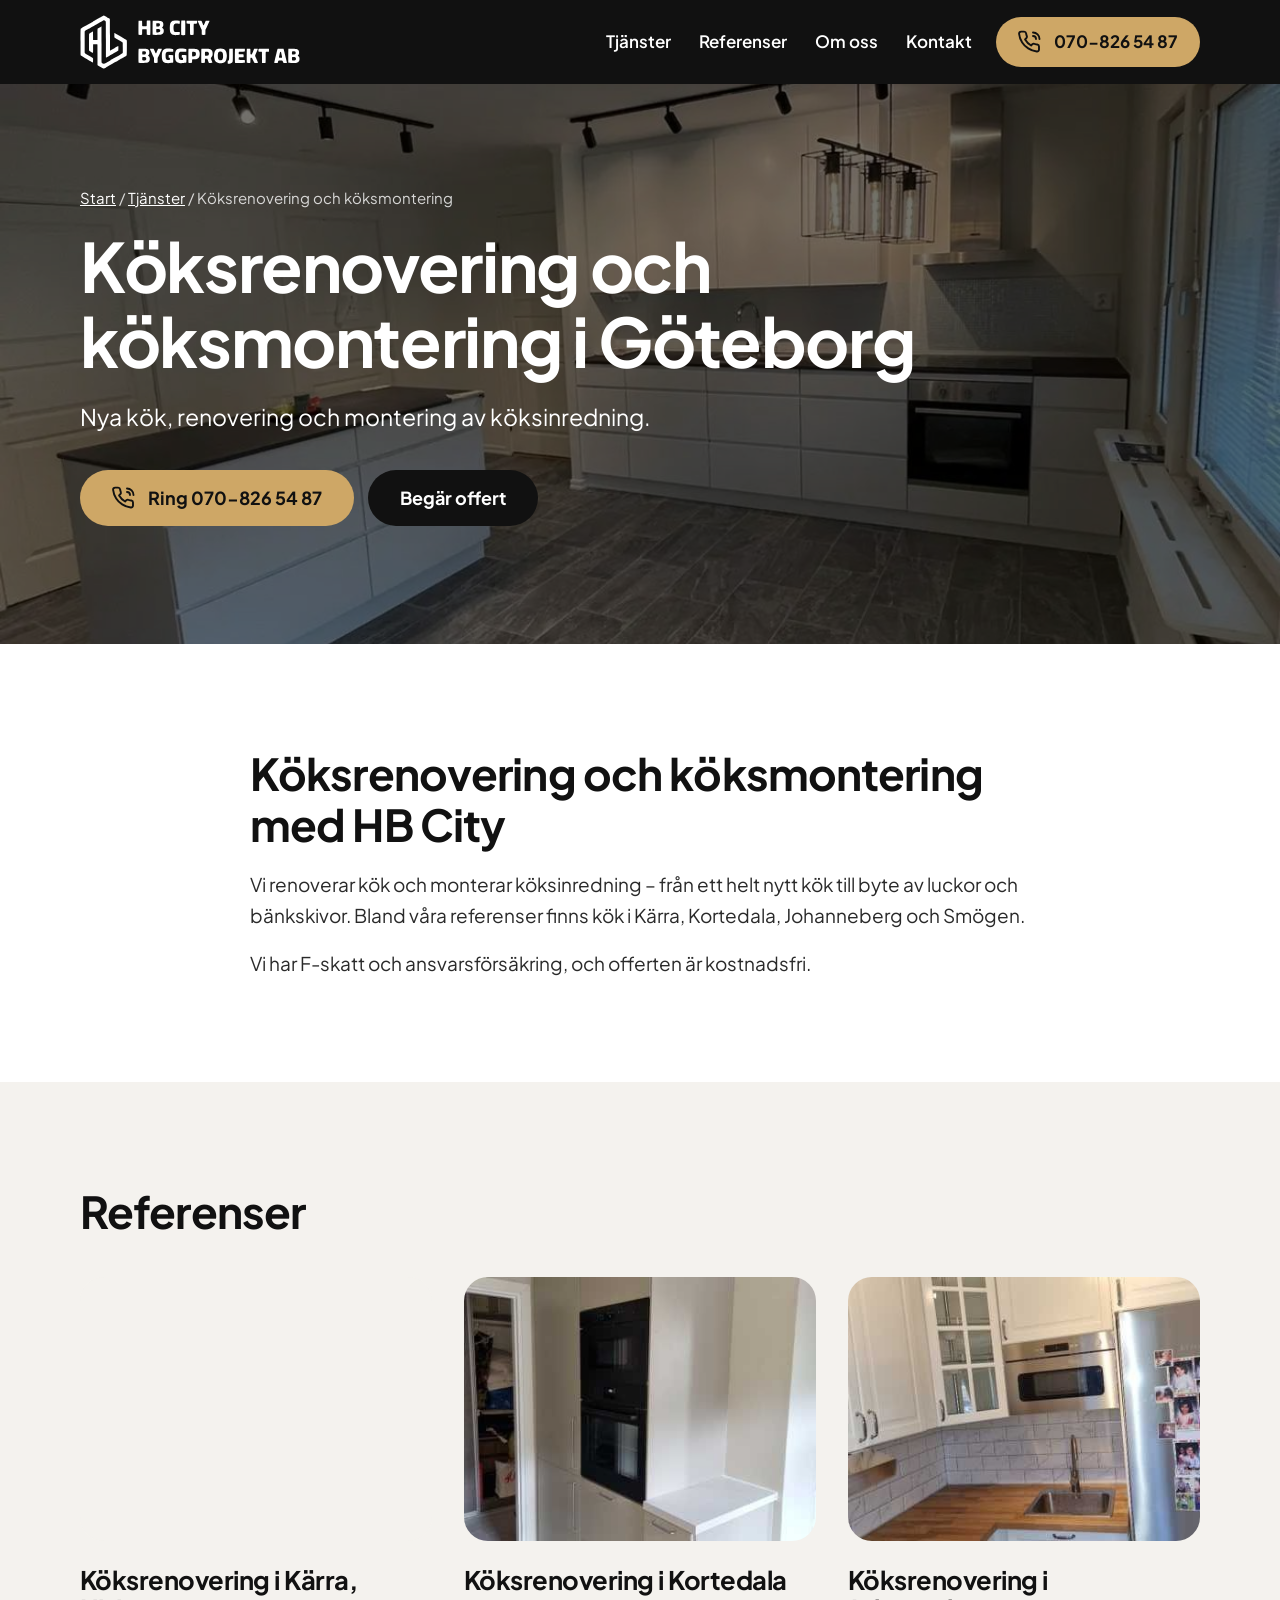
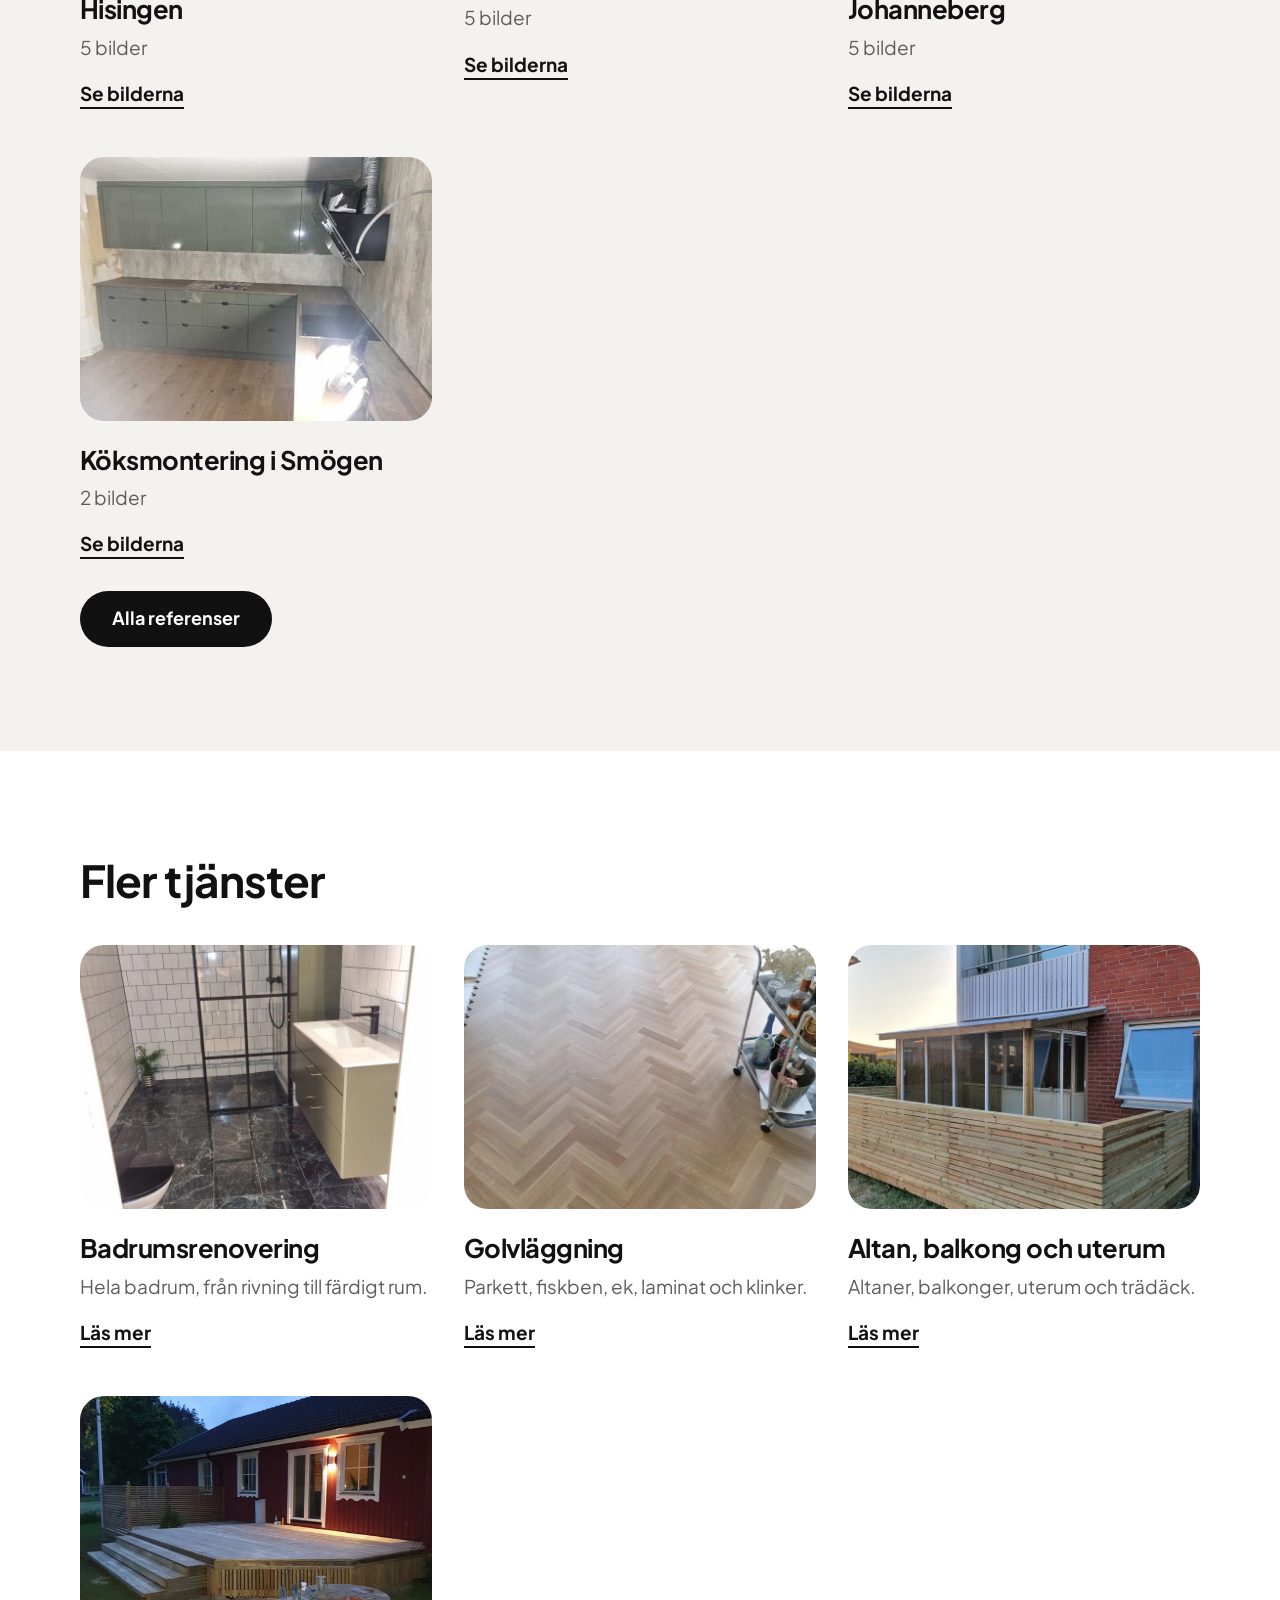
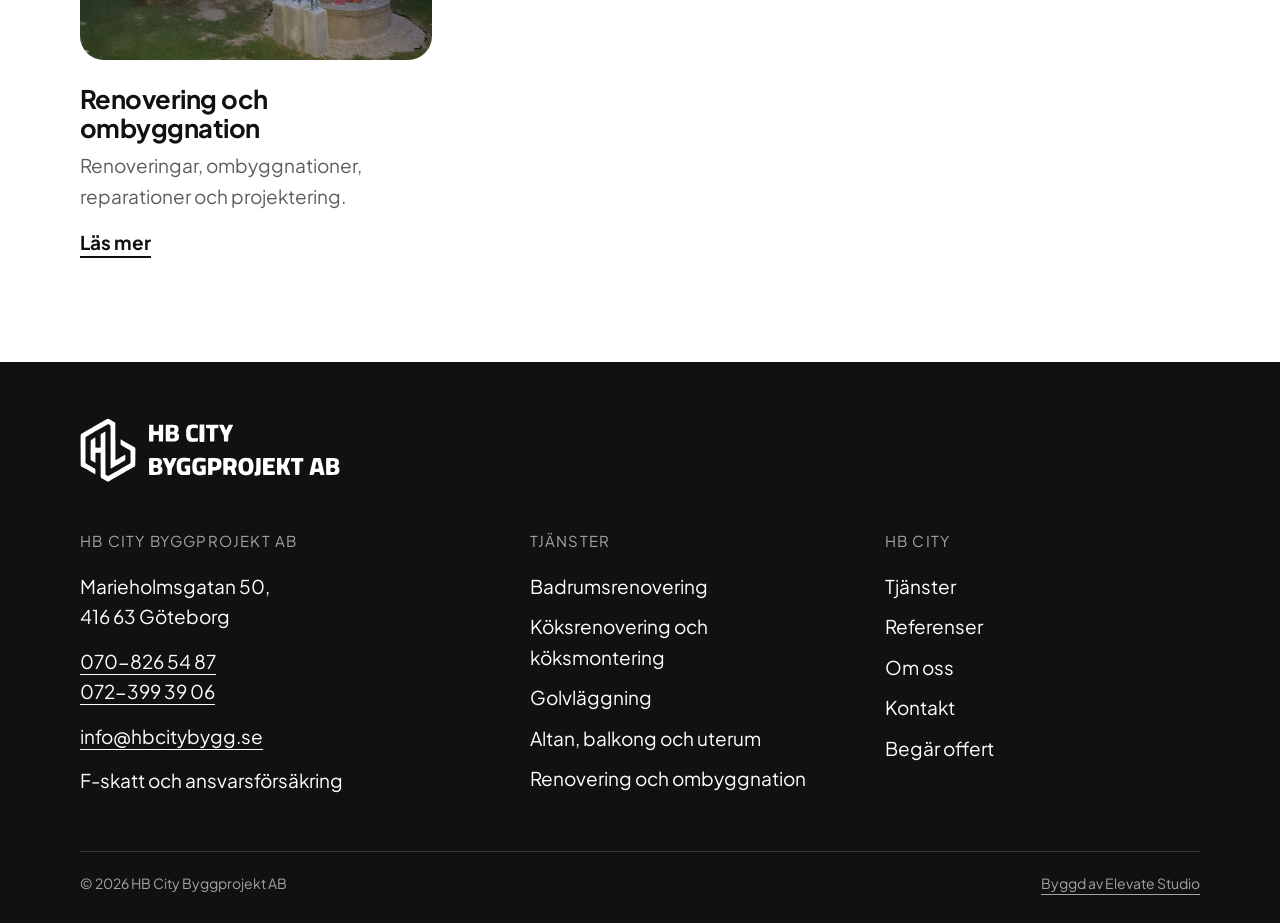
<file: docs/tjanst-kok.html>
<!doctype html>
<html lang="sv">
<head>
<meta charset="utf-8">
<meta name="viewport" content="width=device-width,initial-scale=1,viewport-fit=cover">
<title>Köksrenovering och köksmontering i Göteborg | HB City Byggprojekt AB</title>
<meta name="description" content="Köksrenovering och köksmontering i Göteborg. Nya kök, renovering och montering av köksinredning. HB City Byggprojekt AB – F-skatt, ansvarsförsäkring och kostnadsfri offert.">
<link rel="canonical" href="https://elevatestudio018.github.io/HB-preview/tjanst-kok.html">
<meta property="og:type" content="website">
<meta property="og:locale" content="sv_SE">
<meta property="og:site_name" content="HB City Byggprojekt AB">
<meta property="og:title" content="Köksrenovering och köksmontering i Göteborg | HB City Byggprojekt AB">
<meta property="og:description" content="Köksrenovering och köksmontering i Göteborg. Nya kök, renovering och montering av köksinredning. HB City Byggprojekt AB – F-skatt, ansvarsförsäkring och kostnadsfri offert.">
<meta property="og:image" content="https://elevatestudio018.github.io/HB-preview/img/kok-karra-5.jpg">
<meta name="theme-color" content="#111111">
<link rel="preconnect" href="https://fonts.googleapis.com"><link rel="preconnect" href="https://fonts.gstatic.com" crossorigin>
<link rel="stylesheet" href="https://fonts.googleapis.com/css2?family=Plus+Jakarta+Sans:wght@400;500;600;700;800&display=swap">
<link rel="stylesheet" href="assets/site.css">
<link rel="icon" href="img/favicon.svg" type="image/svg+xml">

</head>
<body>
<a class="skip" href="#main">Hoppa till innehållet</a>
<header class="head">
  <div class="wrap bar">
    <a class="logo" href="index.html" aria-label="HB City Byggprojekt AB, till startsidan"><img class="logo-img" src="img/hb-city-logo.svg" alt="HB City Byggprojekt AB" width="783" height="193"></a>
    <nav class="nav" aria-label="Huvudmeny"><a href="index.html#tjanster">Tjänster</a><a href="referenser.html">Referenser</a><a href="index.html#om-oss">Om oss</a><a href="index.html#kontakt">Kontakt</a></nav>
    <a class="pill pill-gold head-call" href="tel:+46708265487"><svg class="pi" viewBox="0 0 24 24" fill="none" stroke="currentColor" stroke-width="1.9" stroke-linecap="round" stroke-linejoin="round" aria-hidden="true"><path d="M21 16.5v3a2 2 0 0 1-2.2 2 19.8 19.8 0 0 1-8.6-3.1 19.5 19.5 0 0 1-6-6A19.8 19.8 0 0 1 1.1 3.8 2 2 0 0 1 3.1 1.6h3a2 2 0 0 1 2 1.7c.1 1 .4 1.9.7 2.8a2 2 0 0 1-.5 2.1L7.1 9.5a16 16 0 0 0 6 6l1.3-1.3a2 2 0 0 1 2.1-.4c.9.3 1.8.6 2.8.7a2 2 0 0 1 1.7 2z"/><path d="M15 2.5a6.5 6.5 0 0 1 6.5 6.5M15 6a3 3 0 0 1 3 3"/></svg><span>070-826 54 87</span></a>
    <a class="round round-gold head-round" href="tel:+46708265487" aria-label="Ring 070-826 54 87"><svg class="pi" viewBox="0 0 24 24" fill="none" stroke="currentColor" stroke-width="1.9" stroke-linecap="round" stroke-linejoin="round" aria-hidden="true"><path d="M21 16.5v3a2 2 0 0 1-2.2 2 19.8 19.8 0 0 1-8.6-3.1 19.5 19.5 0 0 1-6-6A19.8 19.8 0 0 1 1.1 3.8 2 2 0 0 1 3.1 1.6h3a2 2 0 0 1 2 1.7c.1 1 .4 1.9.7 2.8a2 2 0 0 1-.5 2.1L7.1 9.5a16 16 0 0 0 6 6l1.3-1.3a2 2 0 0 1 2.1-.4c.9.3 1.8.6 2.8.7a2 2 0 0 1 1.7 2z"/><path d="M15 2.5a6.5 6.5 0 0 1 6.5 6.5M15 6a3 3 0 0 1 3 3"/></svg></a>
    <button class="burger" id="menuBtn" type="button" aria-expanded="false" aria-controls="menu" aria-label="Meny"><span></span><span></span></button>
  </div>
  <nav class="menu" id="menu" aria-label="Meny" hidden>
    <div class="wrap">
      <ul class="menu-main"><li><a href="index.html#tjanster">Tjänster</a></li><li><a href="referenser.html">Referenser</a></li><li><a href="index.html#om-oss">Om oss</a></li><li><a href="index.html#kontakt">Kontakt</a></li><li><a href="index.html#offert">Begär offert</a></li></ul>
      <p class="menu-h">Tjänster</p><ul class="menu-svc"><li><a href="tjanst-badrum.html">Badrumsrenovering</a></li><li><a href="tjanst-kok.html">Köksrenovering och köksmontering</a></li><li><a href="tjanst-golv.html">Golvläggning</a></li><li><a href="tjanst-altan-balkong.html">Altan, balkong och uterum</a></li><li><a href="tjanst-renovering.html">Renovering och ombyggnation</a></li></ul>
      <a class="pill pill-gold" href="tel:+46708265487"><svg class="pi" viewBox="0 0 24 24" fill="none" stroke="currentColor" stroke-width="1.9" stroke-linecap="round" stroke-linejoin="round" aria-hidden="true"><path d="M21 16.5v3a2 2 0 0 1-2.2 2 19.8 19.8 0 0 1-8.6-3.1 19.5 19.5 0 0 1-6-6A19.8 19.8 0 0 1 1.1 3.8 2 2 0 0 1 3.1 1.6h3a2 2 0 0 1 2 1.7c.1 1 .4 1.9.7 2.8a2 2 0 0 1-.5 2.1L7.1 9.5a16 16 0 0 0 6 6l1.3-1.3a2 2 0 0 1 2.1-.4c.9.3 1.8.6 2.8.7a2 2 0 0 1 1.7 2z"/><path d="M15 2.5a6.5 6.5 0 0 1 6.5 6.5M15 6a3 3 0 0 1 3 3"/></svg><span>Ring 070-826 54 87</span></a>
    </div>
  </nav>
</header>
<main id="main">
<section class="hero hero-small" aria-labelledby="ph-h">
  <div class="hero-ph"><img src="img/kok-karra-5.jpg" srcset="img/kok-karra-5-s.jpg 800w, img/kok-karra-5.jpg 1600w" sizes="100vw" alt="Köksrenovering och köksmontering" fetchpriority="high" decoding="async" style="object-position:50% 50%"></div>
  <div class="wrap hero-in">
    <nav class="crumbs" aria-label="Brödsmulor"><a href="index.html">Start</a> / <a href="index.html#tjanster">Tjänster</a> / <span aria-current="page">Köksrenovering och köksmontering</span></nav>
    <h1 id="ph-h">Köksrenovering och köksmontering i Göteborg</h1>
    <p>Nya kök, renovering och montering av köksinredning.</p>
    <div class="btns"><a class="pill pill-gold" href="tel:+46708265487"><svg class="pi" viewBox="0 0 24 24" fill="none" stroke="currentColor" stroke-width="1.9" stroke-linecap="round" stroke-linejoin="round" aria-hidden="true"><path d="M21 16.5v3a2 2 0 0 1-2.2 2 19.8 19.8 0 0 1-8.6-3.1 19.5 19.5 0 0 1-6-6A19.8 19.8 0 0 1 1.1 3.8 2 2 0 0 1 3.1 1.6h3a2 2 0 0 1 2 1.7c.1 1 .4 1.9.7 2.8a2 2 0 0 1-.5 2.1L7.1 9.5a16 16 0 0 0 6 6l1.3-1.3a2 2 0 0 1 2.1-.4c.9.3 1.8.6 2.8.7a2 2 0 0 1 1.7 2z"/><path d="M15 2.5a6.5 6.5 0 0 1 6.5 6.5M15 6a3 3 0 0 1 3 3"/></svg><span>Ring 070-826 54 87</span></a><a class="pill pill-dark" href="index.html?typ=K%C3%B6ksrenovering+och+k%C3%B6ksmontering#offert">Begär offert</a></div>
  </div>
</section>
<section class="sec">
  <div class="wrap narrow prose">
    <h2>Köksrenovering och köksmontering med HB City</h2>
    <p>Vi renoverar kök och monterar köksinredning – från ett helt nytt kök till byte av luckor och bänkskivor. Bland våra referenser finns kök i Kärra, Kortedala, Johanneberg och Smögen.</p>
    <p>Vi har F-skatt och ansvarsförsäkring, och offerten är kostnadsfri.</p>
  </div>
</section>
<section class="sec tint">
  <div class="wrap">
    <h2>Referenser</h2>
    <ul class="cards"><li class="card"><a href="referenser.html#kok-karra"><figure class="ph"><img src="img/kok-karra-5.jpg" srcset="img/kok-karra-5-s.jpg 800w, img/kok-karra-5.jpg 1600w" sizes="(min-width: 960px) 33vw, 100vw" alt="Köksrenovering i Kärra, Hisingen" loading="lazy" decoding="async" style="object-position:50% 50%"></figure><h3>Köksrenovering i Kärra, Hisingen</h3><p>5 bilder</p><span class="more">Se bilderna</span></a></li><li class="card"><a href="referenser.html#kok-kortedala"><figure class="ph"><img src="img/kok-kortedala-3.jpg" srcset="img/kok-kortedala-3-s.jpg 800w, img/kok-kortedala-3.jpg 1600w" sizes="(min-width: 960px) 33vw, 100vw" alt="Köksrenovering i Kortedala" loading="lazy" decoding="async" style="object-position:50% 50%"></figure><h3>Köksrenovering i Kortedala</h3><p>5 bilder</p><span class="more">Se bilderna</span></a></li><li class="card"><a href="referenser.html#kok-johanneberg"><figure class="ph"><img src="img/kok-johanneberg-3.jpg" srcset="img/kok-johanneberg-3-s.jpg 800w, img/kok-johanneberg-3.jpg 1600w" sizes="(min-width: 960px) 33vw, 100vw" alt="Köksrenovering i Johanneberg" loading="lazy" decoding="async" style="object-position:50% 50%"></figure><h3>Köksrenovering i Johanneberg</h3><p>5 bilder</p><span class="more">Se bilderna</span></a></li><li class="card"><a href="referenser.html#kok-smogen"><figure class="ph"><img src="img/kok-smogen-1.jpg" srcset="img/kok-smogen-1-s.jpg 800w, img/kok-smogen-1.jpg 1600w" sizes="(min-width: 960px) 33vw, 100vw" alt="Köksmontering i Smögen" loading="lazy" decoding="async" style="object-position:50% 50%"></figure><h3>Köksmontering i Smögen</h3><p>2 bilder</p><span class="more">Se bilderna</span></a></li></ul>
    <div class="btns"><a class="pill pill-dark" href="referenser.html">Alla referenser</a></div>
  </div>
</section>
<section class="sec">
  <div class="wrap">
    <h2>Fler tjänster</h2>
    <ul class="cards"><li class="card"><a href="tjanst-badrum.html"><figure class="ph"><img src="img/badrum-boras-3.jpg" srcset="img/badrum-boras-3-s.jpg 800w, img/badrum-boras-3.jpg 1600w" sizes="(min-width: 960px) 33vw, 100vw" alt="Badrumsrenovering" loading="lazy" decoding="async" style="object-position:50% 50%"></figure><h3>Badrumsrenovering</h3><p>Hela badrum, från rivning till färdigt rum.</p><span class="more">Läs mer</span></a></li><li class="card"><a href="tjanst-golv.html"><figure class="ph"><img src="img/fiskben-falkenberg-3.jpg" srcset="img/fiskben-falkenberg-3-s.jpg 800w, img/fiskben-falkenberg-3.jpg 1600w" sizes="(min-width: 960px) 33vw, 100vw" alt="Golvläggning" loading="lazy" decoding="async" style="object-position:50% 50%"></figure><h3>Golvläggning</h3><p>Parkett, fiskben, ek, laminat och klinker.</p><span class="more">Läs mer</span></a></li><li class="card"><a href="tjanst-altan-balkong.html"><figure class="ph"><img src="img/uterum-vanersborg-4.jpg" srcset="img/uterum-vanersborg-4-s.jpg 800w, img/uterum-vanersborg-4.jpg 1600w" sizes="(min-width: 960px) 33vw, 100vw" alt="Altan, balkong och uterum" loading="lazy" decoding="async" style="object-position:50% 50%"></figure><h3>Altan, balkong och uterum</h3><p>Altaner, balkonger, uterum och trädäck.</p><span class="more">Läs mer</span></a></li><li class="card"><a href="tjanst-renovering.html"><figure class="ph"><img src="img/altan-ucklum-1.jpg" srcset="img/altan-ucklum-1-s.jpg 800w, img/altan-ucklum-1.jpg 1600w" sizes="(min-width: 960px) 33vw, 100vw" alt="Renovering och ombyggnation" loading="lazy" decoding="async" style="object-position:50% 50%"></figure><h3>Renovering och ombyggnation</h3><p>Renoveringar, ombyggnationer, reparationer och projektering.</p><span class="more">Läs mer</span></a></li></ul>
  </div>
</section>
</main>
<footer class="foot">
  <div class="wrap">
    <a class="logo" href="index.html" aria-label="HB City Byggprojekt AB, till startsidan"><img class="logo-img" src="img/hb-city-logo.svg" alt="HB City Byggprojekt AB" width="783" height="193"></a>
    <div class="foot-grid">
      <div>
        <p class="foot-h">HB City Byggprojekt AB</p>
        <p>Marieholmsgatan 50,<br>416 63 Göteborg</p>
        <p><a href="tel:+46708265487">070-826 54 87</a><br><a href="tel:+46723993906">072-399 39 06</a></p>
        <p><a href="mailto:info@hbcitybygg.se">info@hbcitybygg.se</a></p>
        <p>F-skatt och ansvarsförsäkring</p>
      </div>
      <div><p class="foot-h">Tjänster</p><ul><li><a href="tjanst-badrum.html">Badrumsrenovering</a></li><li><a href="tjanst-kok.html">Köksrenovering och köksmontering</a></li><li><a href="tjanst-golv.html">Golvläggning</a></li><li><a href="tjanst-altan-balkong.html">Altan, balkong och uterum</a></li><li><a href="tjanst-renovering.html">Renovering och ombyggnation</a></li></ul></div>
      <div><p class="foot-h">HB City</p><ul><li><a href="index.html#tjanster">Tjänster</a></li><li><a href="referenser.html">Referenser</a></li><li><a href="index.html#om-oss">Om oss</a></li><li><a href="index.html#kontakt">Kontakt</a></li><li><a href="index.html#offert">Begär offert</a></li></ul></div>
    </div>
    <div class="foot-end">
      <span>© <span data-year>2026</span> HB City Byggprojekt AB</span>
      <a href="https://elevatestudio.nu" target="_blank" rel="noopener">Byggd av Elevate Studio</a>
    </div>
  </div>
</footer>
<script src="assets/site.js" defer></script>
</body>
</html>
</file>
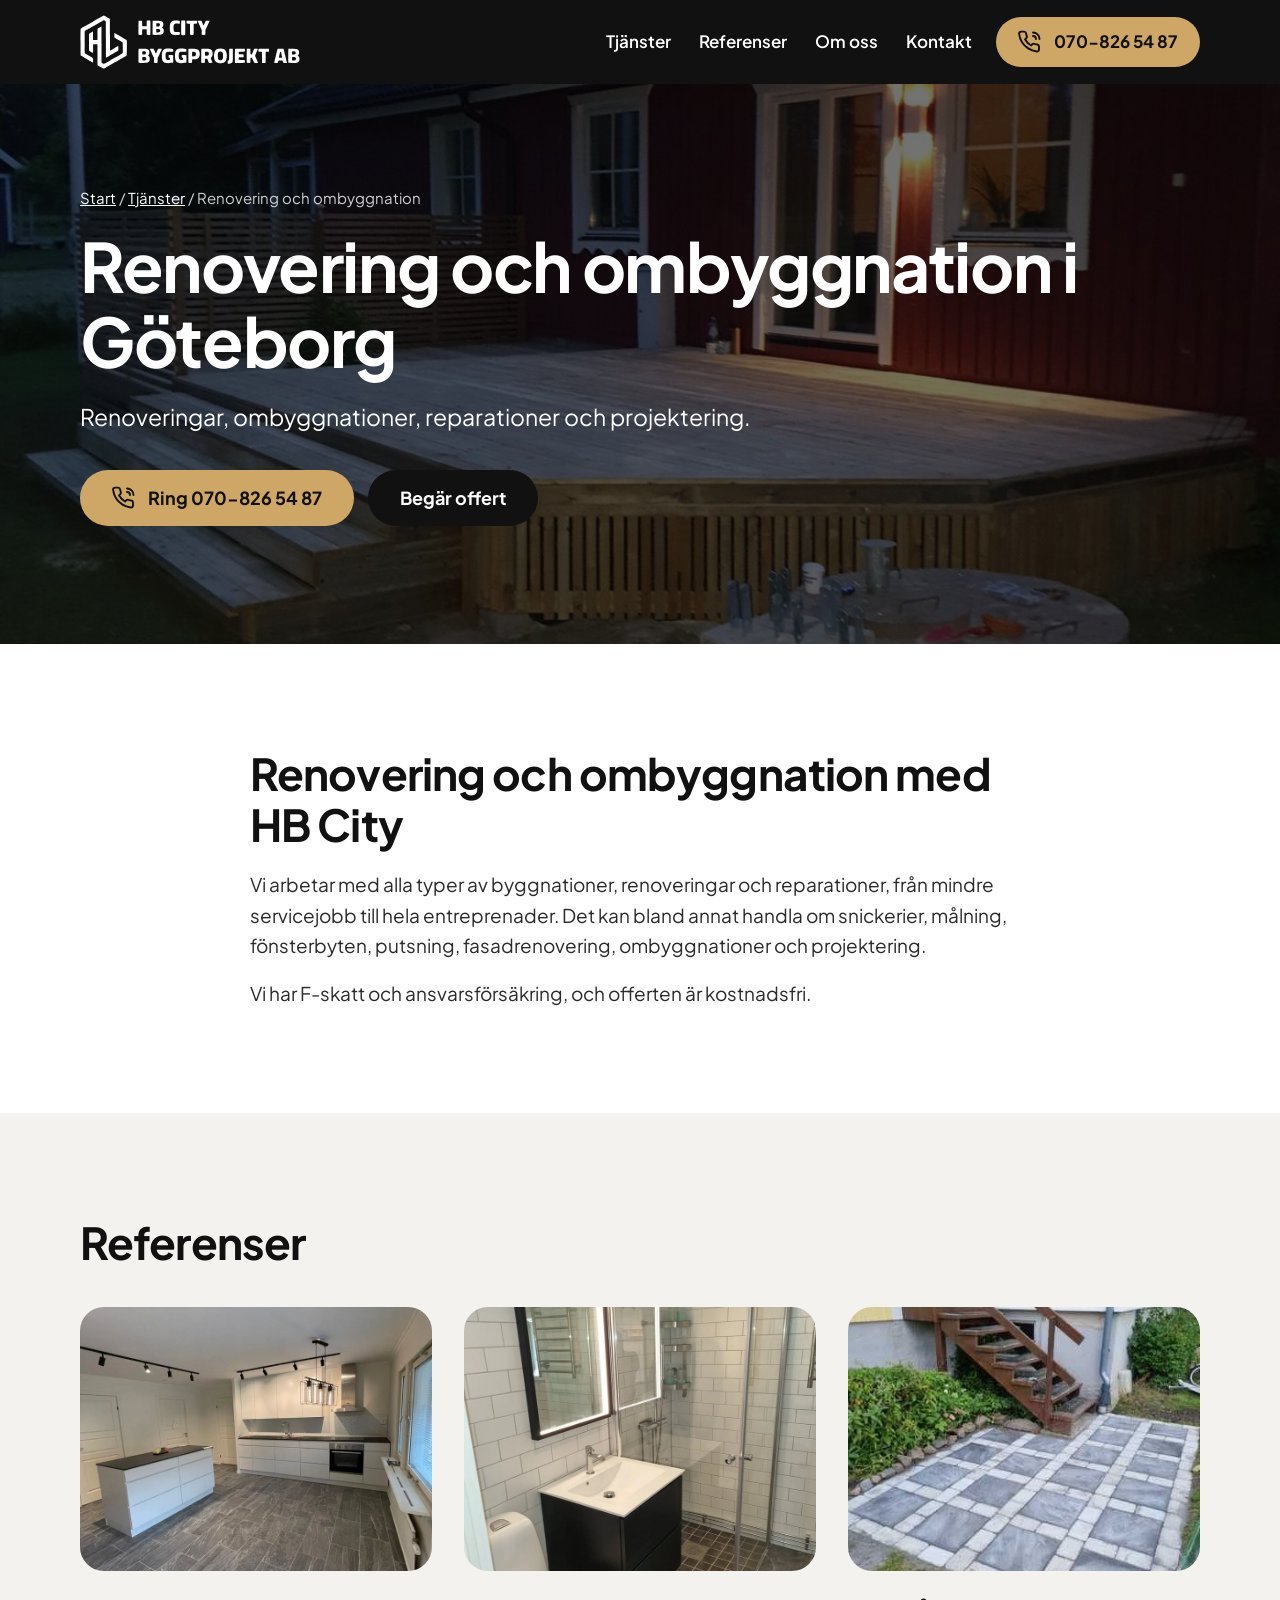
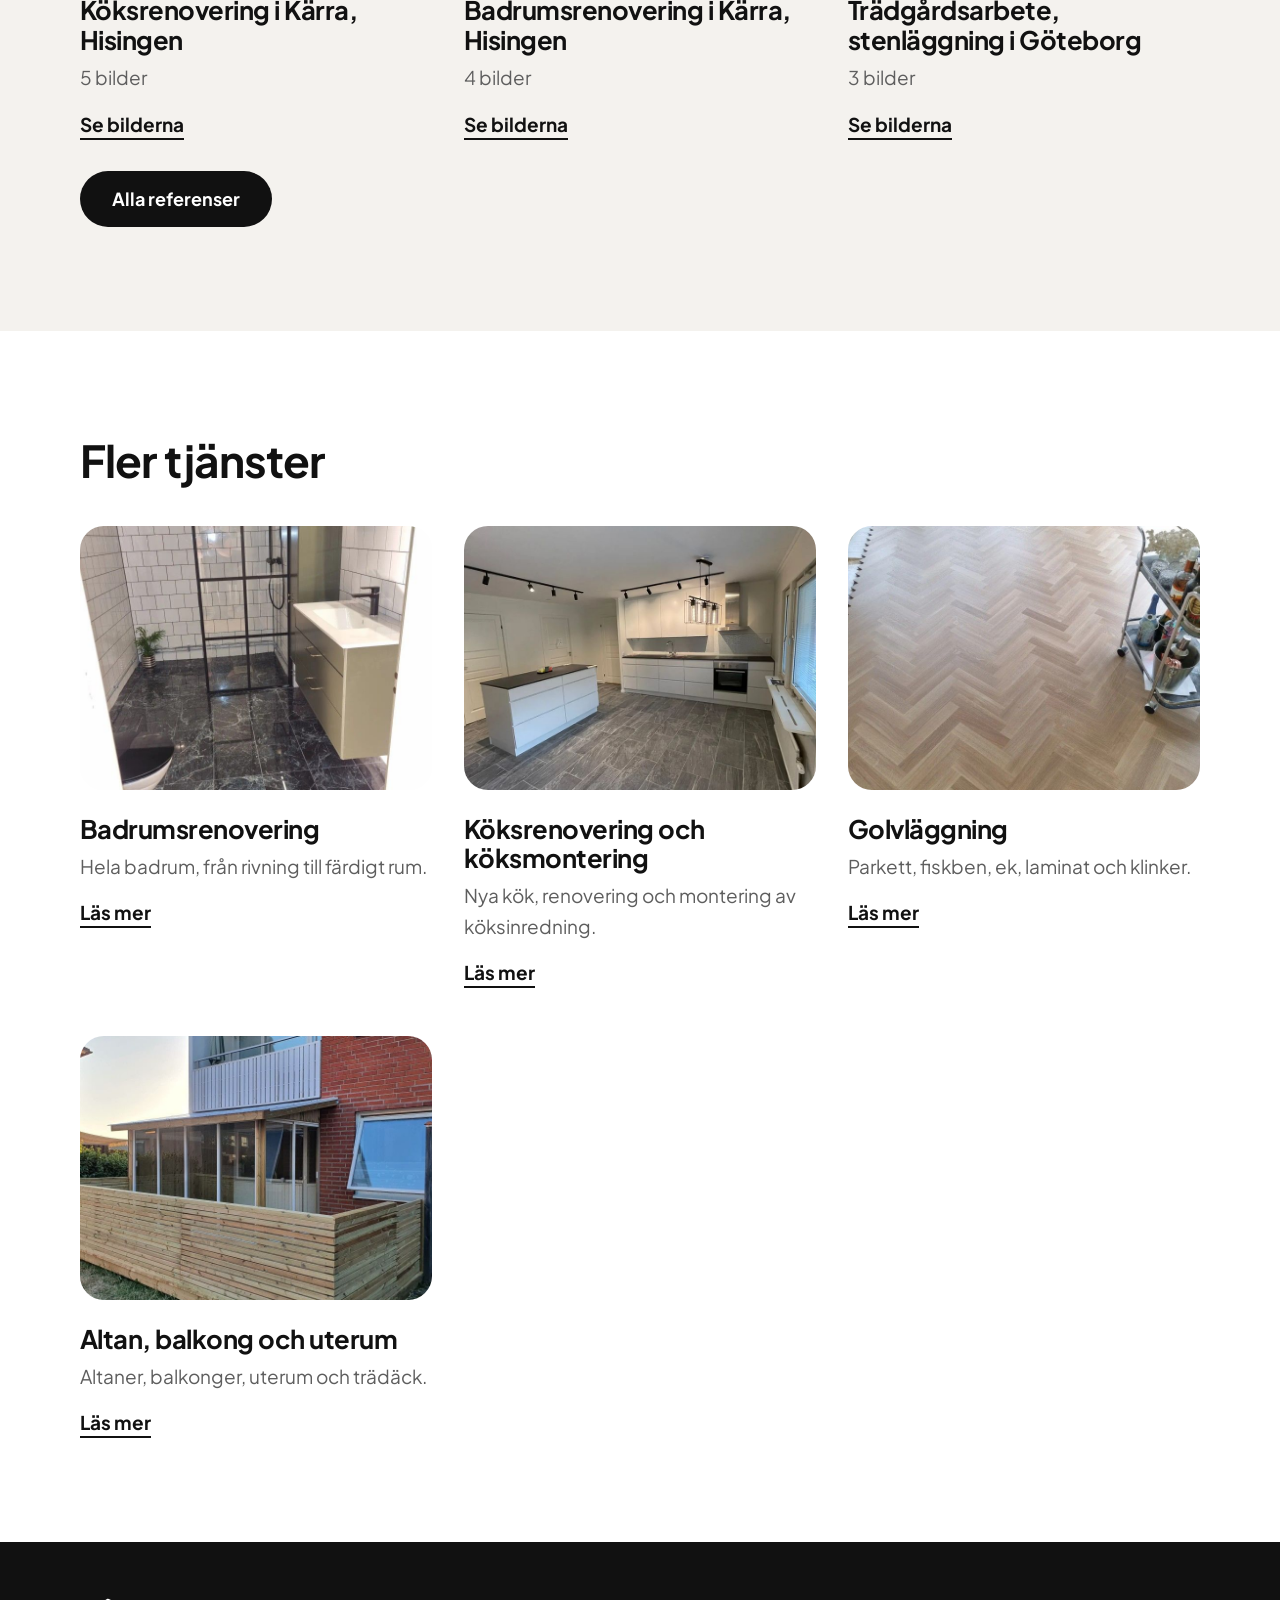
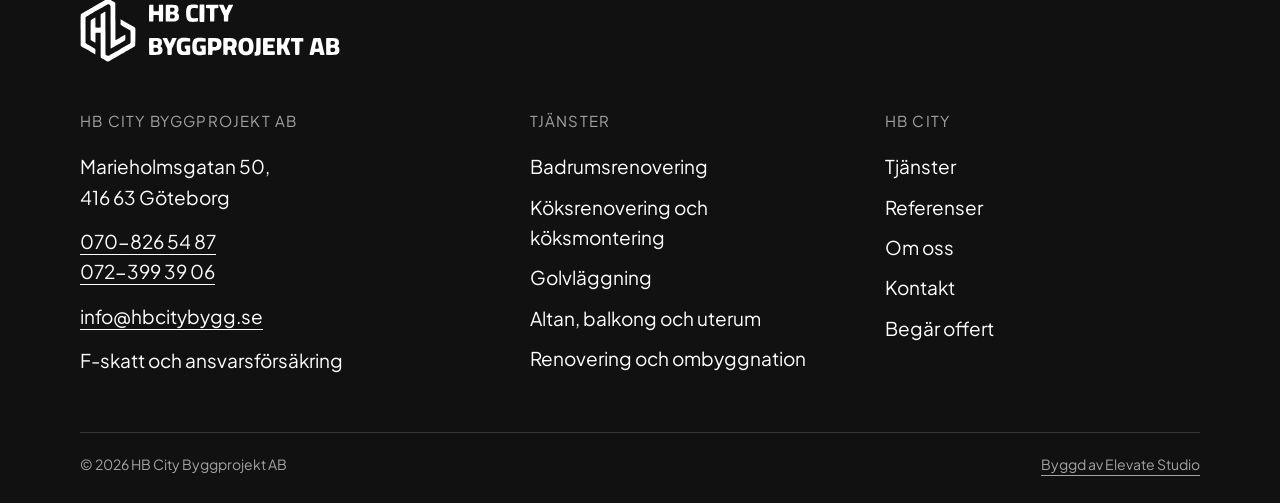
<file: docs/tjanst-renovering.html>
<!doctype html>
<html lang="sv">
<head>
<meta charset="utf-8">
<meta name="viewport" content="width=device-width,initial-scale=1,viewport-fit=cover">
<title>Renovering och ombyggnation i Göteborg | HB City Byggprojekt AB</title>
<meta name="description" content="Renovering och ombyggnation i Göteborg. Renoveringar, ombyggnationer, reparationer och projektering. HB City Byggprojekt AB – F-skatt, ansvarsförsäkring och kostnadsfri offert.">
<link rel="canonical" href="https://elevatestudio018.github.io/HB-preview/tjanst-renovering.html">
<meta property="og:type" content="website">
<meta property="og:locale" content="sv_SE">
<meta property="og:site_name" content="HB City Byggprojekt AB">
<meta property="og:title" content="Renovering och ombyggnation i Göteborg | HB City Byggprojekt AB">
<meta property="og:description" content="Renovering och ombyggnation i Göteborg. Renoveringar, ombyggnationer, reparationer och projektering. HB City Byggprojekt AB – F-skatt, ansvarsförsäkring och kostnadsfri offert.">
<meta property="og:image" content="https://elevatestudio018.github.io/HB-preview/img/altan-ucklum-1.jpg">
<meta name="theme-color" content="#111111">
<link rel="preconnect" href="https://fonts.googleapis.com"><link rel="preconnect" href="https://fonts.gstatic.com" crossorigin>
<link rel="stylesheet" href="https://fonts.googleapis.com/css2?family=Plus+Jakarta+Sans:wght@400;500;600;700;800&display=swap">
<link rel="stylesheet" href="assets/site.css">
<link rel="icon" href="img/favicon.svg" type="image/svg+xml">

</head>
<body>
<a class="skip" href="#main">Hoppa till innehållet</a>
<header class="head">
  <div class="wrap bar">
    <a class="logo" href="index.html" aria-label="HB City Byggprojekt AB, till startsidan"><img class="logo-img" src="img/hb-city-logo.svg" alt="HB City Byggprojekt AB" width="783" height="193"></a>
    <nav class="nav" aria-label="Huvudmeny"><a href="index.html#tjanster">Tjänster</a><a href="referenser.html">Referenser</a><a href="index.html#om-oss">Om oss</a><a href="index.html#kontakt">Kontakt</a></nav>
    <a class="pill pill-gold head-call" href="tel:+46708265487"><svg class="pi" viewBox="0 0 24 24" fill="none" stroke="currentColor" stroke-width="1.9" stroke-linecap="round" stroke-linejoin="round" aria-hidden="true"><path d="M21 16.5v3a2 2 0 0 1-2.2 2 19.8 19.8 0 0 1-8.6-3.1 19.5 19.5 0 0 1-6-6A19.8 19.8 0 0 1 1.1 3.8 2 2 0 0 1 3.1 1.6h3a2 2 0 0 1 2 1.7c.1 1 .4 1.9.7 2.8a2 2 0 0 1-.5 2.1L7.1 9.5a16 16 0 0 0 6 6l1.3-1.3a2 2 0 0 1 2.1-.4c.9.3 1.8.6 2.8.7a2 2 0 0 1 1.7 2z"/><path d="M15 2.5a6.5 6.5 0 0 1 6.5 6.5M15 6a3 3 0 0 1 3 3"/></svg><span>070-826 54 87</span></a>
    <a class="round round-gold head-round" href="tel:+46708265487" aria-label="Ring 070-826 54 87"><svg class="pi" viewBox="0 0 24 24" fill="none" stroke="currentColor" stroke-width="1.9" stroke-linecap="round" stroke-linejoin="round" aria-hidden="true"><path d="M21 16.5v3a2 2 0 0 1-2.2 2 19.8 19.8 0 0 1-8.6-3.1 19.5 19.5 0 0 1-6-6A19.8 19.8 0 0 1 1.1 3.8 2 2 0 0 1 3.1 1.6h3a2 2 0 0 1 2 1.7c.1 1 .4 1.9.7 2.8a2 2 0 0 1-.5 2.1L7.1 9.5a16 16 0 0 0 6 6l1.3-1.3a2 2 0 0 1 2.1-.4c.9.3 1.8.6 2.8.7a2 2 0 0 1 1.7 2z"/><path d="M15 2.5a6.5 6.5 0 0 1 6.5 6.5M15 6a3 3 0 0 1 3 3"/></svg></a>
    <button class="burger" id="menuBtn" type="button" aria-expanded="false" aria-controls="menu" aria-label="Meny"><span></span><span></span></button>
  </div>
  <nav class="menu" id="menu" aria-label="Meny" hidden>
    <div class="wrap">
      <ul class="menu-main"><li><a href="index.html#tjanster">Tjänster</a></li><li><a href="referenser.html">Referenser</a></li><li><a href="index.html#om-oss">Om oss</a></li><li><a href="index.html#kontakt">Kontakt</a></li><li><a href="index.html#offert">Begär offert</a></li></ul>
      <p class="menu-h">Tjänster</p><ul class="menu-svc"><li><a href="tjanst-badrum.html">Badrumsrenovering</a></li><li><a href="tjanst-kok.html">Köksrenovering och köksmontering</a></li><li><a href="tjanst-golv.html">Golvläggning</a></li><li><a href="tjanst-altan-balkong.html">Altan, balkong och uterum</a></li><li><a href="tjanst-renovering.html">Renovering och ombyggnation</a></li></ul>
      <a class="pill pill-gold" href="tel:+46708265487"><svg class="pi" viewBox="0 0 24 24" fill="none" stroke="currentColor" stroke-width="1.9" stroke-linecap="round" stroke-linejoin="round" aria-hidden="true"><path d="M21 16.5v3a2 2 0 0 1-2.2 2 19.8 19.8 0 0 1-8.6-3.1 19.5 19.5 0 0 1-6-6A19.8 19.8 0 0 1 1.1 3.8 2 2 0 0 1 3.1 1.6h3a2 2 0 0 1 2 1.7c.1 1 .4 1.9.7 2.8a2 2 0 0 1-.5 2.1L7.1 9.5a16 16 0 0 0 6 6l1.3-1.3a2 2 0 0 1 2.1-.4c.9.3 1.8.6 2.8.7a2 2 0 0 1 1.7 2z"/><path d="M15 2.5a6.5 6.5 0 0 1 6.5 6.5M15 6a3 3 0 0 1 3 3"/></svg><span>Ring 070-826 54 87</span></a>
    </div>
  </nav>
</header>
<main id="main">
<section class="hero hero-small" aria-labelledby="ph-h">
  <div class="hero-ph"><img src="img/altan-ucklum-1.jpg" srcset="img/altan-ucklum-1-s.jpg 800w, img/altan-ucklum-1.jpg 1600w" sizes="100vw" alt="Renovering och ombyggnation" fetchpriority="high" decoding="async" style="object-position:50% 50%"></div>
  <div class="wrap hero-in">
    <nav class="crumbs" aria-label="Brödsmulor"><a href="index.html">Start</a> / <a href="index.html#tjanster">Tjänster</a> / <span aria-current="page">Renovering och ombyggnation</span></nav>
    <h1 id="ph-h">Renovering och ombyggnation i Göteborg</h1>
    <p>Renoveringar, ombyggnationer, reparationer och projektering.</p>
    <div class="btns"><a class="pill pill-gold" href="tel:+46708265487"><svg class="pi" viewBox="0 0 24 24" fill="none" stroke="currentColor" stroke-width="1.9" stroke-linecap="round" stroke-linejoin="round" aria-hidden="true"><path d="M21 16.5v3a2 2 0 0 1-2.2 2 19.8 19.8 0 0 1-8.6-3.1 19.5 19.5 0 0 1-6-6A19.8 19.8 0 0 1 1.1 3.8 2 2 0 0 1 3.1 1.6h3a2 2 0 0 1 2 1.7c.1 1 .4 1.9.7 2.8a2 2 0 0 1-.5 2.1L7.1 9.5a16 16 0 0 0 6 6l1.3-1.3a2 2 0 0 1 2.1-.4c.9.3 1.8.6 2.8.7a2 2 0 0 1 1.7 2z"/><path d="M15 2.5a6.5 6.5 0 0 1 6.5 6.5M15 6a3 3 0 0 1 3 3"/></svg><span>Ring 070-826 54 87</span></a><a class="pill pill-dark" href="index.html?typ=Renovering+och+ombyggnation#offert">Begär offert</a></div>
  </div>
</section>
<section class="sec">
  <div class="wrap narrow prose">
    <h2>Renovering och ombyggnation med HB City</h2>
    <p>Vi arbetar med alla typer av byggnationer, renoveringar och reparationer, från mindre servicejobb till hela entreprenader. Det kan bland annat handla om snickerier, målning, fönsterbyten, putsning, fasadrenovering, ombyggnationer och projektering.</p>
    <p>Vi har F-skatt och ansvarsförsäkring, och offerten är kostnadsfri.</p>
  </div>
</section>
<section class="sec tint">
  <div class="wrap">
    <h2>Referenser</h2>
    <ul class="cards"><li class="card"><a href="referenser.html#kok-karra"><figure class="ph"><img src="img/kok-karra-5.jpg" srcset="img/kok-karra-5-s.jpg 800w, img/kok-karra-5.jpg 1600w" sizes="(min-width: 960px) 33vw, 100vw" alt="Köksrenovering i Kärra, Hisingen" loading="lazy" decoding="async" style="object-position:50% 50%"></figure><h3>Köksrenovering i Kärra, Hisingen</h3><p>5 bilder</p><span class="more">Se bilderna</span></a></li><li class="card"><a href="referenser.html#badrum-karra"><figure class="ph"><img src="img/badrum-karra-1.jpg" srcset="img/badrum-karra-1-s.jpg 800w, img/badrum-karra-1.jpg 1600w" sizes="(min-width: 960px) 33vw, 100vw" alt="Badrumsrenovering i Kärra, Hisingen" loading="lazy" decoding="async" style="object-position:50% 50%"></figure><h3>Badrumsrenovering i Kärra, Hisingen</h3><p>4 bilder</p><span class="more">Se bilderna</span></a></li><li class="card"><a href="referenser.html#sten-goteborg"><figure class="ph"><img src="img/sten-goteborg-1.jpg" srcset="img/sten-goteborg-1-s.jpg 800w, img/sten-goteborg-1.jpg 1600w" sizes="(min-width: 960px) 33vw, 100vw" alt="Trädgårdsarbete, stenläggning i Göteborg" loading="lazy" decoding="async" style="object-position:50% 50%"></figure><h3>Trädgårdsarbete, stenläggning i Göteborg</h3><p>3 bilder</p><span class="more">Se bilderna</span></a></li></ul>
    <div class="btns"><a class="pill pill-dark" href="referenser.html">Alla referenser</a></div>
  </div>
</section>
<section class="sec">
  <div class="wrap">
    <h2>Fler tjänster</h2>
    <ul class="cards"><li class="card"><a href="tjanst-badrum.html"><figure class="ph"><img src="img/badrum-boras-3.jpg" srcset="img/badrum-boras-3-s.jpg 800w, img/badrum-boras-3.jpg 1600w" sizes="(min-width: 960px) 33vw, 100vw" alt="Badrumsrenovering" loading="lazy" decoding="async" style="object-position:50% 50%"></figure><h3>Badrumsrenovering</h3><p>Hela badrum, från rivning till färdigt rum.</p><span class="more">Läs mer</span></a></li><li class="card"><a href="tjanst-kok.html"><figure class="ph"><img src="img/kok-karra-5.jpg" srcset="img/kok-karra-5-s.jpg 800w, img/kok-karra-5.jpg 1600w" sizes="(min-width: 960px) 33vw, 100vw" alt="Köksrenovering och köksmontering" loading="lazy" decoding="async" style="object-position:50% 50%"></figure><h3>Köksrenovering och köksmontering</h3><p>Nya kök, renovering och montering av köksinredning.</p><span class="more">Läs mer</span></a></li><li class="card"><a href="tjanst-golv.html"><figure class="ph"><img src="img/fiskben-falkenberg-3.jpg" srcset="img/fiskben-falkenberg-3-s.jpg 800w, img/fiskben-falkenberg-3.jpg 1600w" sizes="(min-width: 960px) 33vw, 100vw" alt="Golvläggning" loading="lazy" decoding="async" style="object-position:50% 50%"></figure><h3>Golvläggning</h3><p>Parkett, fiskben, ek, laminat och klinker.</p><span class="more">Läs mer</span></a></li><li class="card"><a href="tjanst-altan-balkong.html"><figure class="ph"><img src="img/uterum-vanersborg-4.jpg" srcset="img/uterum-vanersborg-4-s.jpg 800w, img/uterum-vanersborg-4.jpg 1600w" sizes="(min-width: 960px) 33vw, 100vw" alt="Altan, balkong och uterum" loading="lazy" decoding="async" style="object-position:50% 50%"></figure><h3>Altan, balkong och uterum</h3><p>Altaner, balkonger, uterum och trädäck.</p><span class="more">Läs mer</span></a></li></ul>
  </div>
</section>
</main>
<footer class="foot">
  <div class="wrap">
    <a class="logo" href="index.html" aria-label="HB City Byggprojekt AB, till startsidan"><img class="logo-img" src="img/hb-city-logo.svg" alt="HB City Byggprojekt AB" width="783" height="193"></a>
    <div class="foot-grid">
      <div>
        <p class="foot-h">HB City Byggprojekt AB</p>
        <p>Marieholmsgatan 50,<br>416 63 Göteborg</p>
        <p><a href="tel:+46708265487">070-826 54 87</a><br><a href="tel:+46723993906">072-399 39 06</a></p>
        <p><a href="mailto:info@hbcitybygg.se">info@hbcitybygg.se</a></p>
        <p>F-skatt och ansvarsförsäkring</p>
      </div>
      <div><p class="foot-h">Tjänster</p><ul><li><a href="tjanst-badrum.html">Badrumsrenovering</a></li><li><a href="tjanst-kok.html">Köksrenovering och köksmontering</a></li><li><a href="tjanst-golv.html">Golvläggning</a></li><li><a href="tjanst-altan-balkong.html">Altan, balkong och uterum</a></li><li><a href="tjanst-renovering.html">Renovering och ombyggnation</a></li></ul></div>
      <div><p class="foot-h">HB City</p><ul><li><a href="index.html#tjanster">Tjänster</a></li><li><a href="referenser.html">Referenser</a></li><li><a href="index.html#om-oss">Om oss</a></li><li><a href="index.html#kontakt">Kontakt</a></li><li><a href="index.html#offert">Begär offert</a></li></ul></div>
    </div>
    <div class="foot-end">
      <span>© <span data-year>2026</span> HB City Byggprojekt AB</span>
      <a href="https://elevatestudio.nu" target="_blank" rel="noopener">Byggd av Elevate Studio</a>
    </div>
  </div>
</footer>
<script src="assets/site.js" defer></script>
</body>
</html>
</file>
<file: docs/assets/site.css>
/* HB City Byggprojekt AB. Black, gold and white, from HB City's own site: black header, footer and secondary buttons,
   gold on every "Ring" button. Plus Jakarta Sans, large readable text, rounded photos, pill buttons, plain stacked
   sections that alternate white and a pale warm grey. */

:root {
  --dark: #111111;
  --dark-2: #000000;
  --ink: #111111;
  --text: #2a2a2a;
  --muted: #5e5e5e;
  --gold: #cea766;
  --gold-2: #eac280;
  --tint: #f4f2ee;
  --line: #d6d2ca;
  --white: #ffffff;
  --error: #c0262d;
  --wrap: 1200px;
  --head-h: 84px;
  --font: "Plus Jakarta Sans", "Helvetica Neue", Arial, sans-serif;
}

*, *::before, *::after { box-sizing: border-box; }
html { scroll-behavior: smooth; scroll-padding-top: calc(var(--head-h) + 8px); -webkit-text-size-adjust: 100%; }
body { margin: 0; background: var(--white); color: var(--text); font: 400 18px/1.6 var(--font); -webkit-font-smoothing: antialiased; overflow-wrap: break-word; }
@media (min-width: 960px) { body { font-size: 19px; } }
[hidden] { display: none !important; }
img { display: block; max-width: 100%; }
a { color: inherit; }
h1, h2, h3 { margin: 0; color: var(--ink); font-weight: 700; letter-spacing: -0.02em; line-height: 1.15; }
h2 { font-size: clamp(30px, 3.6vw, 44px); }
h3 { font-size: clamp(22px, 2vw, 26px); }
p, figure, dl, dd { margin: 0; }
ul, ol { margin: 0; padding: 0; list-style: none; }
button { font: inherit; color: inherit; }
:focus-visible { outline: 3px solid var(--gold); outline-offset: 3px; }
.skip { position: absolute; left: 12px; top: -60px; z-index: 100; padding: 10px 16px; background: var(--dark); color: #fff; }
.skip:focus { top: 12px; }
.wrap { width: 100%; max-width: var(--wrap); margin-inline: auto; padding-inline: 24px; }
@media (min-width: 700px) { .wrap { padding-inline: 40px; } }
.narrow { max-width: 860px; }
.center { text-align: center; }

/* Pill buttons and round call buttons */
.pill { display: inline-flex; align-items: center; justify-content: center; gap: 12px; min-height: 56px; padding: 14px 32px; border: 0; border-radius: 999px; font: 700 18px/1.15 var(--font); text-decoration: none; cursor: pointer; transition: background-color .15s, transform .1s; }
.pill:active { transform: scale(.98); }
.pill .pi { width: 24px; height: 24px; flex: none; }
.pill-gold { background: var(--gold); color: var(--ink); }
.pill-gold:hover { background: var(--gold-2); }
.pill-dark { background: var(--dark); color: #fff; }
.pill-dark:hover { background: #333; }
.pill-light { min-height: 44px; padding: 10px 20px; font-size: 16px; font-weight: 600; background: var(--tint); color: var(--ink); }
.pill-light:hover { background: var(--line); }
.round { display: grid; place-items: center; width: 56px; height: 56px; border-radius: 50%; }
.round .pi { width: 26px; height: 26px; }
.round-gold { background: var(--gold); color: var(--ink); }
.btns { display: flex; flex-wrap: wrap; gap: 14px; margin-top: 32px; }
.center .btns { justify-content: center; }
.link { background: none; border: 0; padding: 0; font-weight: 600; text-decoration: underline; text-underline-offset: 4px; cursor: pointer; }

/* Logo */
.logo { display: inline-block; }
.logo-img { display: block; height: 46px; width: auto; }
@media (min-width: 700px) { .logo-img { height: 54px; } }
.foot .logo-img { height: 64px; }

/* Header: solid black */
.head { position: sticky; top: 0; z-index: 40; background: var(--dark); color: #fff; transition: background-color .25s; }
/* Start page: the hero fills the whole screen and the header lies on top of the film, see-through until the page is
   scrolled (or the menu opened). */
.home .head { position: fixed; left: 0; right: 0; background: transparent; }
.home .head.solid { background: var(--dark); }
.home .hero { min-height: 100vh; min-height: 100svh; }
.home .hero-ph::before { content: ""; position: absolute; inset: 0 0 auto; height: 180px; z-index: 1; background: linear-gradient(rgb(0 0 0 / .55), transparent); }
.home .hero-in { padding-top: calc(var(--head-h) + 48px); }
.bar { display: flex; align-items: center; gap: 16px; height: var(--head-h); }
.nav { display: none; margin-left: auto; gap: 28px; }
.nav a { font-weight: 600; font-size: 17px; text-decoration: none; }
.nav a:hover { text-decoration: underline; text-underline-offset: 6px; }
.head-call { display: none; min-height: 50px; padding: 10px 22px; font-size: 17px; }
.head-round { margin-left: auto; }
.burger { display: grid; align-content: center; gap: 9px; width: 56px; height: 56px; padding: 0 10px; border: 0; background: none; cursor: pointer; }
.burger span { display: block; height: 2px; background: #fff; transition: transform .2s; }
.burger[aria-expanded="true"] span:first-child { transform: translateY(5.5px) rotate(45deg); }
.burger[aria-expanded="true"] span:last-child { transform: translateY(-5.5px) rotate(-45deg); }
.menu { background: var(--dark); border-top: 1px solid rgb(255 255 255 / .15); max-height: calc(100svh - var(--head-h)); overflow-y: auto; }
.menu .wrap { padding-top: 12px; padding-bottom: 32px; }
.menu-main a { display: block; padding: 12px 0; font-size: 26px; font-weight: 700; text-decoration: none; }
.menu-h { margin-top: 20px; font-size: 14px; letter-spacing: .1em; text-transform: uppercase; color: #a3a3a3; }
.menu-svc a { display: block; padding: 7px 0; text-decoration: none; }
.menu .pill { margin-top: 24px; }
@media (min-width: 1100px) {
  .nav { display: flex; }
  .head-call { display: inline-flex; margin-left: 8px; }
  .head-round, .burger, .menu { display: none !important; }
}

/* Hero: the photo across the page, darkened enough to read white text on it */
.hero { position: relative; isolation: isolate; display: flex; align-items: center; min-height: calc(100svh - var(--head-h)); color: #fff; background: var(--dark-2); }
.hero-ph { position: absolute; inset: 0; z-index: -1; overflow: hidden; }
.hero-ph img, .hero-ph video { display: block; width: 100%; height: 100%; object-fit: cover; }
/* No play button or controls on the hero film, not even where the phone holds autoplay back: the still frame shows. */
.hero-video { pointer-events: none; }
.hero-video::-webkit-media-controls,
.hero-video::-webkit-media-controls-panel,
.hero-video::-webkit-media-controls-overlay-play-button,
.hero-video::-webkit-media-controls-start-playback-button { display: none !important; -webkit-appearance: none; opacity: 0; }
.hero-ph::after { content: ""; position: absolute; inset: 0; background: rgb(0 0 0 / .55); }
.hero-in { padding-top: 64px; padding-bottom: 80px; }
.hero h1 { color: #fff; max-width: 15em; font-size: clamp(38px, 5.4vw, 68px); font-weight: 700; line-height: 1.1; }
.hero p { margin-top: 22px; max-width: 34em; font-size: clamp(19px, 1.8vw, 23px); line-height: 1.5; }
.hero .btns { margin-top: 36px; }
.hero-small { min-height: min(64svh, 560px); }
.hero-in { width: 100%; }
.hero-note { position: absolute; right: 14px; bottom: 10px; font-size: 12px; color: rgb(255 255 255 / .7); }
.crumbs { margin-bottom: 18px; font-size: 15px; color: rgb(255 255 255 / .8); }
.crumbs a { color: #fff; }

/* Sections */
.sec { padding: 72px 0; }
.tint { background: var(--tint); }
@media (min-width: 960px) { .sec { padding: 104px 0; } }
.sec h2 + .lead, .sec h2 + p { margin-top: 20px; }
.lead { font-size: clamp(19px, 1.7vw, 21px); line-height: 1.6; }

/* Rounded photos */
.ph { position: relative; }
.ph img { width: 100%; aspect-ratio: 4 / 3; object-fit: cover; border-radius: 24px; background: var(--tint); }
.ph figcaption { position: absolute; right: 14px; bottom: 10px; font-size: 12px; color: rgb(255 255 255 / .85); text-shadow: 0 1px 2px rgb(0 0 0 / .5); }

/* Photo and text side by side on wide screens, stacked on phones */
.split { display: grid; gap: 40px; align-items: center; }
.split > * { min-width: 0; }
@media (min-width: 960px) { .split { grid-template-columns: 1fr 1fr; gap: 72px; } }
.split h3 { margin-top: 36px; }

/* Service cards */
.cards { display: grid; gap: 48px 32px; margin-top: 40px; }
@media (min-width: 760px) { .cards { grid-template-columns: repeat(2, 1fr); } }
@media (min-width: 1100px) { .cards { grid-template-columns: repeat(3, 1fr); } }
.card a { display: block; text-decoration: none; }
.card h3 { margin-top: 24px; }
.card p { margin-top: 8px; color: var(--muted); }
.card .more { display: inline-block; margin-top: 16px; font-weight: 700; color: var(--ink); text-decoration: underline; text-underline-offset: 6px; text-decoration-thickness: 2px; }
.card a:hover .more { color: #8a6a2e; }
.card a:hover img { filter: brightness(1.05); }
.also-h { margin-top: 64px; }
.also-h + .btns { margin-top: 20px; }

/* Review */
.review { margin-top: 36px; }
.stars { display: inline-flex; gap: 3px; color: var(--gold); }
.stars svg { width: 26px; height: 26px; fill: currentColor; }
.review blockquote { margin: 18px 0 0; }
.review blockquote p { font-size: clamp(21px, 2.2vw, 27px); line-height: 1.5; font-weight: 500; color: var(--ink); }
.review figcaption { margin-top: 18px; color: var(--muted); }
.review figcaption b { color: var(--ink); }
.review figcaption a { color: var(--ink); text-underline-offset: 4px; }
.reply { margin-top: 10px; color: var(--muted); }
.reply b { color: var(--ink); }

/* Steps */
.steps { counter-reset: s; margin-top: 16px; display: grid; gap: 14px; }
.steps li { counter-increment: s; position: relative; padding-left: 44px; }
.steps li::before { content: counter(s); position: absolute; left: 0; top: 0; width: 30px; height: 30px; display: grid; place-items: center; border-radius: 50%; background: var(--dark); color: #fff; font-size: 15px; font-weight: 700; }
.steps b { color: var(--ink); }

/* Form: labels above, plain square fields */
.form { display: grid; gap: 22px; margin-top: 48px; }
.field label { display: block; margin-bottom: 8px; font-size: 18px; font-weight: 500; color: var(--ink); }
.req { margin-left: 2px; color: var(--error); font-size: 14px; vertical-align: super; }
.field input, .field select, .field textarea { width: 100%; min-height: 58px; padding: 14px 16px; border: 1.5px solid var(--line); border-radius: 2px; background: #fff; color: var(--ink); font: 400 18px/1.4 var(--font); }
.field textarea { resize: vertical; min-height: 150px; }
.field input:focus, .field select:focus, .field textarea:focus { outline: none; border-color: var(--dark); box-shadow: 0 0 0 3px rgb(0 0 0 / .15); }
.field [aria-invalid="true"] { border-color: var(--error); }
.err, .send-err { display: block; margin-top: 6px; font-size: 15px; font-weight: 600; color: var(--error); }
.send-err a { color: inherit; }
.small { font-size: 15px; color: var(--muted); }
.hp { position: absolute; left: -9999px; width: 1px; height: 1px; overflow: hidden; }
.form button[disabled] { opacity: .7; cursor: progress; }
.done { margin-top: 48px; padding: 32px; background: #fff; border-radius: 24px; }
.done:focus { outline: none; }
.done-h { font-size: 26px; font-weight: 700; color: var(--ink); }
.done p:not(.done-h) { margin-top: 10px; }
.done a { color: var(--ink); font-weight: 700; }

/* FAQ */
.faq { margin-top: 32px; border-top: 1.5px solid var(--line); }
.faq details { border-bottom: 1.5px solid var(--line); }
.faq summary { display: flex; justify-content: space-between; align-items: center; gap: 20px; padding: 22px 0; cursor: pointer; list-style: none; font-size: 20px; font-weight: 700; color: var(--ink); }
.faq summary::-webkit-details-marker { display: none; }
.faq summary::after { content: "+"; flex: none; width: 36px; height: 36px; display: grid; place-items: center; border-radius: 50%; background: var(--dark); color: #fff; font-size: 22px; font-weight: 500; }
.faq details[open] summary::after { content: "–"; }
.faq details p { padding: 0 0 24px; }
.faq a { color: var(--ink); font-weight: 700; }

/* SEO text and service page prose: underlined internal links */
.seo p + p, .prose p + p { margin-top: 18px; }
.seo a, .prose p a { color: var(--ink); text-underline-offset: 5px; }
.seo h3, .prose h3 { margin-top: 40px; }
.seo h3 + p { margin-top: 12px; }
.prose h2 { margin-bottom: 20px; }
.prose h2 ~ h2 { margin-top: 56px; margin-bottom: 0; }
.list { margin-top: 16px; display: grid; gap: 10px; }
.list li { position: relative; padding-left: 30px; }
.list li::before { content: ""; position: absolute; left: 4px; top: .55em; width: 10px; height: 10px; border-radius: 50%; background: var(--gold); }

/* Map */
.map iframe { display: block; width: 100%; height: 380px; border: 0; background: var(--tint); }

/* Footer: black, grey uppercase labels, underlined links */
.foot { background: var(--dark); color: #fff; padding: 56px 0 28px; }
.foot-grid { display: grid; gap: 40px; margin-top: 40px; }
@media (min-width: 760px) { .foot-grid { grid-template-columns: 1.3fr 1fr 1fr; } }
.foot-h { margin-bottom: 18px; font-size: 15px; letter-spacing: .08em; text-transform: uppercase; color: #a3a3a3; }
.foot p + p { margin-top: 14px; }
.foot li + li { margin-top: 10px; }
.foot a { text-underline-offset: 5px; }
.foot ul a { text-decoration: none; }
.foot ul a:hover { text-decoration: underline; }
.foot-end { display: flex; flex-wrap: wrap; justify-content: space-between; gap: 8px 24px; margin-top: 56px; padding-top: 20px; border-top: 1px solid rgb(255 255 255 / .15); font-size: 14px; color: #a3a3a3; }
.foot-end a { color: #a3a3a3; }

@media (prefers-reduced-motion: reduce) {
  html { scroll-behavior: auto; }
  *, *::before, *::after { transition-duration: .01ms !important; }
}

/* About: three facts */
.facts { display: grid; grid-template-columns: repeat(3, minmax(0, 1fr)); gap: 16px; margin-top: 32px; }
.facts li { padding-top: 14px; border-top: 3px solid var(--gold); }
.facts b { display: block; font-size: clamp(18px, 2vw, 22px); color: var(--ink); }
.facts span { font-size: 15px; color: var(--muted); }

/* Rating line */
.rating { display: flex; flex-wrap: wrap; justify-content: center; align-items: center; gap: 10px; margin-top: 18px; font-weight: 600; color: var(--ink); }

/* References: a photo grid per project, each photo opening full size */
.toc { margin-top: 0; }
.proj { padding-top: 56px; scroll-margin-top: calc(var(--head-h) + 16px); }
.proj h2 { font-size: clamp(24px, 2.6vw, 32px); }
.proj > p { margin-top: 10px; max-width: 64ch; }
.gal { display: grid; grid-template-columns: repeat(2, 1fr); gap: 10px; margin-top: 20px; }
@media (min-width: 760px) { .gal { grid-template-columns: repeat(4, 1fr); gap: 14px; } }
.gal a { display: block; }
.gal img { width: 100%; aspect-ratio: 3 / 4; object-fit: cover; border-radius: 16px; background: var(--tint); transition: filter .15s; }
.gal a:hover img { filter: brightness(1.06); }
.lightbox { position: fixed; inset: 0; z-index: 80; display: grid; place-items: center; padding: 16px; background: rgb(0 0 0 / .9); }
.lightbox img { max-width: 100%; max-height: 100%; border-radius: 8px; }
.lightbox button { position: absolute; top: 12px; right: 12px; min-height: 48px; padding: 0 18px; border: 0; border-radius: 999px; background: #fff; color: var(--ink); font-weight: 700; cursor: pointer; }
.split .lead + p { margin-top: 14px; }

/* Section heading with its line beside it on wide screens */
.sec-head { display: grid; gap: 14px; margin-bottom: 40px; }
.sec-head p { max-width: 44ch; color: var(--muted); font-size: clamp(18px, 1.6vw, 20px); }
@media (min-width: 960px) { .sec-head { grid-template-columns: 1fr 1fr; align-items: end; gap: 48px; } .sec-head p { justify-self: end; } }

/* Services: photo tiles with the name on the photo. Two large, then three. */
.tiles { display: grid; gap: 16px; }
@media (min-width: 760px) { .tiles { grid-template-columns: repeat(6, 1fr); gap: 20px; } .tile { grid-column: span 3; } .tile:nth-child(n+3) { grid-column: span 2; } }
@media (min-width: 760px) and (max-width: 1099px) { .tile:nth-child(n+3) { grid-column: span 3; } .tile:last-child { grid-column: span 6; } }
.tile a { position: relative; display: block; overflow: hidden; border-radius: 24px; color: #fff; text-decoration: none; aspect-ratio: 4 / 3; background: var(--dark); }
@media (min-width: 1100px) { .tile.big a { aspect-ratio: 16 / 10; } .tile:not(.big) a { aspect-ratio: 4 / 5; } }
.tile img { position: absolute; inset: 0; width: 100%; height: 100%; object-fit: cover; transition: transform .6s ease; }
.tile a::after { content: ""; position: absolute; inset: 0; background: linear-gradient(to top, rgb(0 0 0 / .78), rgb(0 0 0 / .1) 60%); }
.tile a:hover img { transform: scale(1.04); }
.tile-txt { position: absolute; z-index: 1; left: 24px; right: 84px; bottom: 22px; display: grid; gap: 6px; }
.tile-txt b { font-size: clamp(22px, 2.2vw, 30px); line-height: 1.15; letter-spacing: -0.02em; }
.tile-txt span { font-size: 16px; color: rgb(255 255 255 / .85); }
.tile-go { position: absolute; z-index: 1; right: 20px; bottom: 22px; display: grid; place-items: center; width: 48px; height: 48px; border-radius: 50%; background: var(--gold); color: var(--ink); transition: transform .2s; }
.tile-go svg { width: 22px; height: 22px; }
.tile a:hover .tile-go { transform: translateX(4px); }
.also { display: grid; gap: 4px; margin-top: 48px; padding-top: 32px; border-top: 1.5px solid var(--line); }
.also .btns { margin-top: 16px; }

/* Dark band */
.dark { background: var(--dark); color: #fff; }
.dark h2 { color: #fff; }
.dark .sec-head p { color: rgb(255 255 255 / .7); }
.pill-outline { border: 2px solid rgb(255 255 255 / .6); color: #fff; background: transparent; }
.pill-outline:hover { border-color: #fff; }

/* References: a row of projects that scrolls sideways, swiped on phones, with arrows on wide screens */
.slider { position: relative; }
.slides { display: grid; grid-auto-flow: column; grid-auto-columns: 78%; gap: 16px; overflow-x: auto; scroll-snap-type: x mandatory; scroll-behavior: smooth; padding-bottom: 12px; scrollbar-width: none; }
.slides::-webkit-scrollbar { display: none; }
@media (min-width: 760px) { .slides { grid-auto-columns: 340px; gap: 20px; } }
.slide { scroll-snap-align: start; }
.slide a { position: relative; display: block; overflow: hidden; border-radius: 20px; aspect-ratio: 3 / 4; color: #fff; text-decoration: none; background: #222; }
.slide img { position: absolute; inset: 0; width: 100%; height: 100%; object-fit: cover; transition: transform .6s ease; }
.slide a::after { content: ""; position: absolute; inset: 0; background: linear-gradient(to top, rgb(0 0 0 / .8), transparent 55%); }
.slide a:hover img { transform: scale(1.04); }
.slide-t { position: absolute; z-index: 1; left: 20px; right: 20px; bottom: 20px; font-size: 20px; font-weight: 700; line-height: 1.25; }
.slide-n { position: absolute; z-index: 1; left: 16px; top: 16px; padding: 6px 12px; border-radius: 999px; background: rgb(0 0 0 / .55); font-size: 14px; font-weight: 600; }
.slider-nav { display: none; }
@media (min-width: 760px) { .slider-nav { display: flex; gap: 10px; justify-content: flex-end; margin-top: 20px; } }
.round-line { border: 2px solid rgb(255 255 255 / .5); background: transparent; color: #fff; cursor: pointer; }
.round-line:hover { border-color: var(--gold); color: var(--gold); }
.round-line svg { width: 22px; height: 22px; }
.round-line[data-slide="-1"] svg { transform: scaleX(-1); }
.round-line:disabled { opacity: .35; cursor: default; }
</file>
